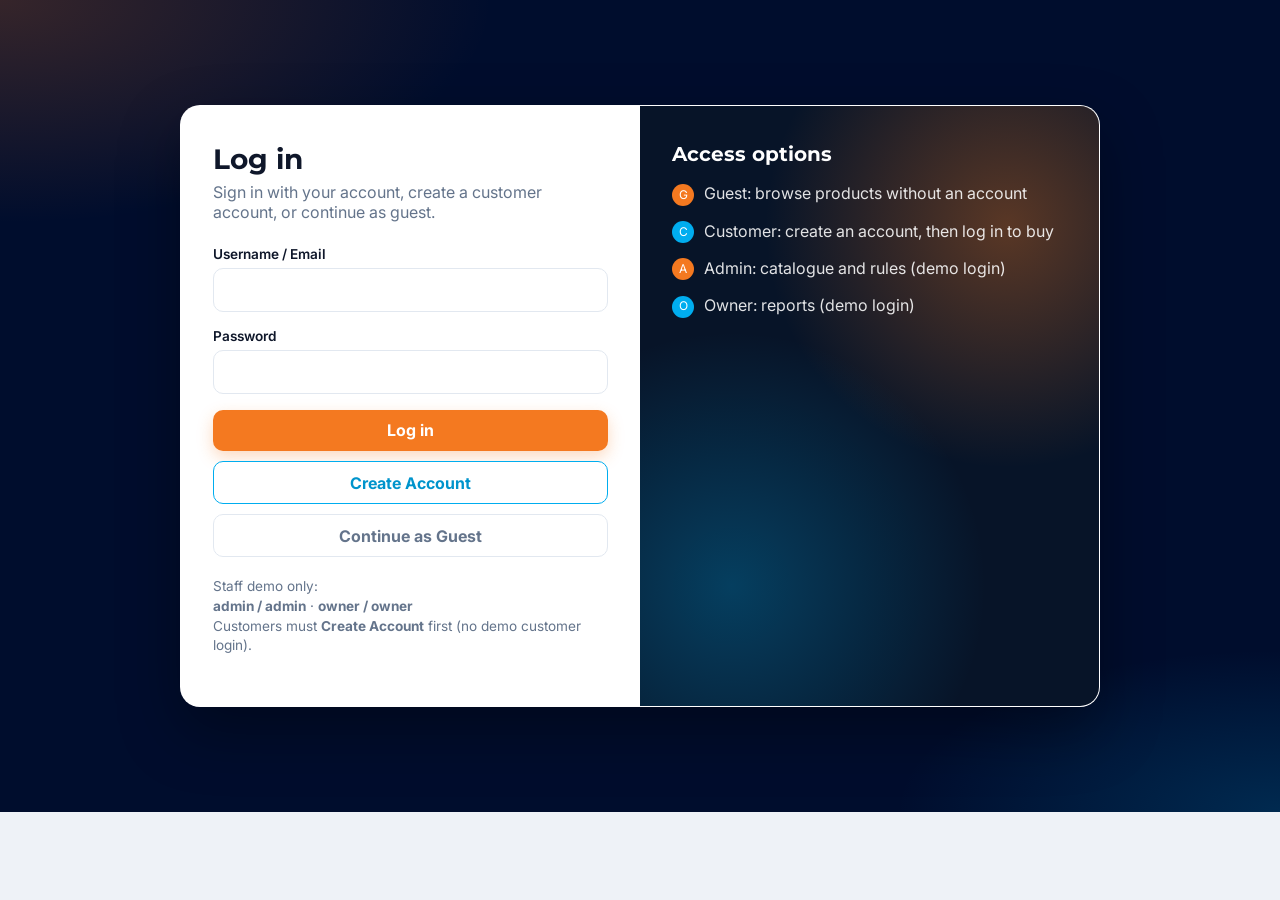
<file: index.html>
<!DOCTYPE html>
<html lang="en">
  <head>
    <meta charset="UTF-8" />
    <meta name="viewport" content="width=device-width, initial-scale=1.0" />
    <title>Log in — Warner's Electronics</title>
    <link rel="stylesheet" href="css/styles.css" />
  </head>
  <body>
    <div class="login-page">
      <div class="login-shell">
        <div class="login-form-pane">
          <div id="login-view">
            <h1>Log in</h1>
            <p class="sub">Sign in with your account, create a customer account, or continue as guest.</p>
            <form id="login-form">
              <div class="field">
                <label for="username">Username / Email</label>
                <input id="username" name="username" autocomplete="username" required />
              </div>
              <div class="field">
                <label for="password">Password</label>
                <input id="password" name="password" type="password" autocomplete="current-password" required />
              </div>
              <div class="login-actions">
                <button class="btn" type="submit">Log in</button>
                <button class="btn btn-outline" type="button" id="show-signup">Create Account</button>
              </div>
              <button class="btn btn-ghost" type="button" id="guest-btn" style="margin-top:0.65rem;width:100%">
                Continue as Guest
              </button>
              <p class="demo-note" id="error" style="color:#dc2626;display:none"></p>
              <p class="demo-note">
                Staff demo only:<br />
                <strong>admin / admin</strong> · <strong>owner / owner</strong><br />
                Customers must <strong>Create Account</strong> first (no demo customer login).
              </p>
            </form>
          </div>

          <div id="signup-view" hidden>
            <h1>Create account</h1>
            <p class="sub">New customer accounts only. Then you can log in and shop.</p>
            <form id="signup-form">
              <div class="field">
                <label for="full-name">Full name</label>
                <input id="full-name" required placeholder="Your name" />
              </div>
              <div class="field">
                <label for="new-username">Username</label>
                <input id="new-username" required autocomplete="username" placeholder="choose a username" />
              </div>
              <div class="field">
                <label for="new-password">Password</label>
                <input id="new-password" type="password" required minlength="4" autocomplete="new-password" />
              </div>
              <div class="field">
                <label for="confirm-password">Confirm password</label>
                <input id="confirm-password" type="password" required minlength="4" autocomplete="new-password" />
              </div>
              <div class="login-actions">
                <button class="btn" type="submit">Create account</button>
                <button class="btn btn-outline" type="button" id="show-login">Back to Log in</button>
              </div>
              <p class="demo-note" id="signup-error" style="color:#dc2626;display:none"></p>
            </form>
          </div>
        </div>
        <aside class="login-aside">
          <h2>Access options</h2>
          <ul>
            <li><span class="dot">G</span> Guest: browse products without an account</li>
            <li><span class="dot">C</span> Customer: create an account, then log in to buy</li>
            <li><span class="dot">A</span> Admin: catalogue and rules (demo login)</li>
            <li><span class="dot">O</span> Owner: reports (demo login)</li>
          </ul>
        </aside>
      </div>
    </div>
    <script src="js/data.js"></script>
    <script src="js/app.js"></script>
    <script>
      const loginView = document.getElementById("login-view");
      const signupView = document.getElementById("signup-view");

      function showSignup() {
        loginView.hidden = true;
        signupView.hidden = false;
      }
      function showLogin() {
        signupView.hidden = true;
        loginView.hidden = false;
      }

      if (new URLSearchParams(location.search).get("signup") === "1") showSignup();

      // Only auto-enter for real accounts — guests must be able to reach login
      if (Warners.hasAccountSession()) {
        location.href = Warners.homeFor(Warners.getRole());
      } else if (Warners.isGuest()) {
        Warners.clearSession();
      }

      document.getElementById("show-signup").onclick = showSignup;
      document.getElementById("show-login").onclick = showLogin;

      document.getElementById("guest-btn").onclick = () => Warners.enterGuest();

      document.getElementById("login-form").addEventListener("submit", (e) => {
        e.preventDefault();
        const user = Warners.login(
          document.getElementById("username").value,
          document.getElementById("password").value
        );
        const err = document.getElementById("error");
        if (!user) {
          err.style.display = "block";
          err.textContent =
            "Login failed. Customers must create an account first. Staff: admin/owner.";
          return;
        }
        location.href = Warners.homeFor(user.role);
      });

      document.getElementById("signup-form").addEventListener("submit", (e) => {
        e.preventDefault();
        const err = document.getElementById("signup-error");
        const password = document.getElementById("new-password").value;
        const confirm = document.getElementById("confirm-password").value;
        if (password !== confirm) {
          err.style.display = "block";
          err.textContent = "Passwords do not match.";
          return;
        }
        const result = Warners.registerCustomer({
          name: document.getElementById("full-name").value,
          username: document.getElementById("new-username").value,
          password,
        });
        if (!result.ok) {
          err.style.display = "block";
          err.textContent = result.error;
          return;
        }
        // Auto log in after creating account
        const user = Warners.login(
          document.getElementById("new-username").value,
          password
        );
        location.href = Warners.homeFor(user.role);
      });
    </script>
  </body>
</html>
</file>
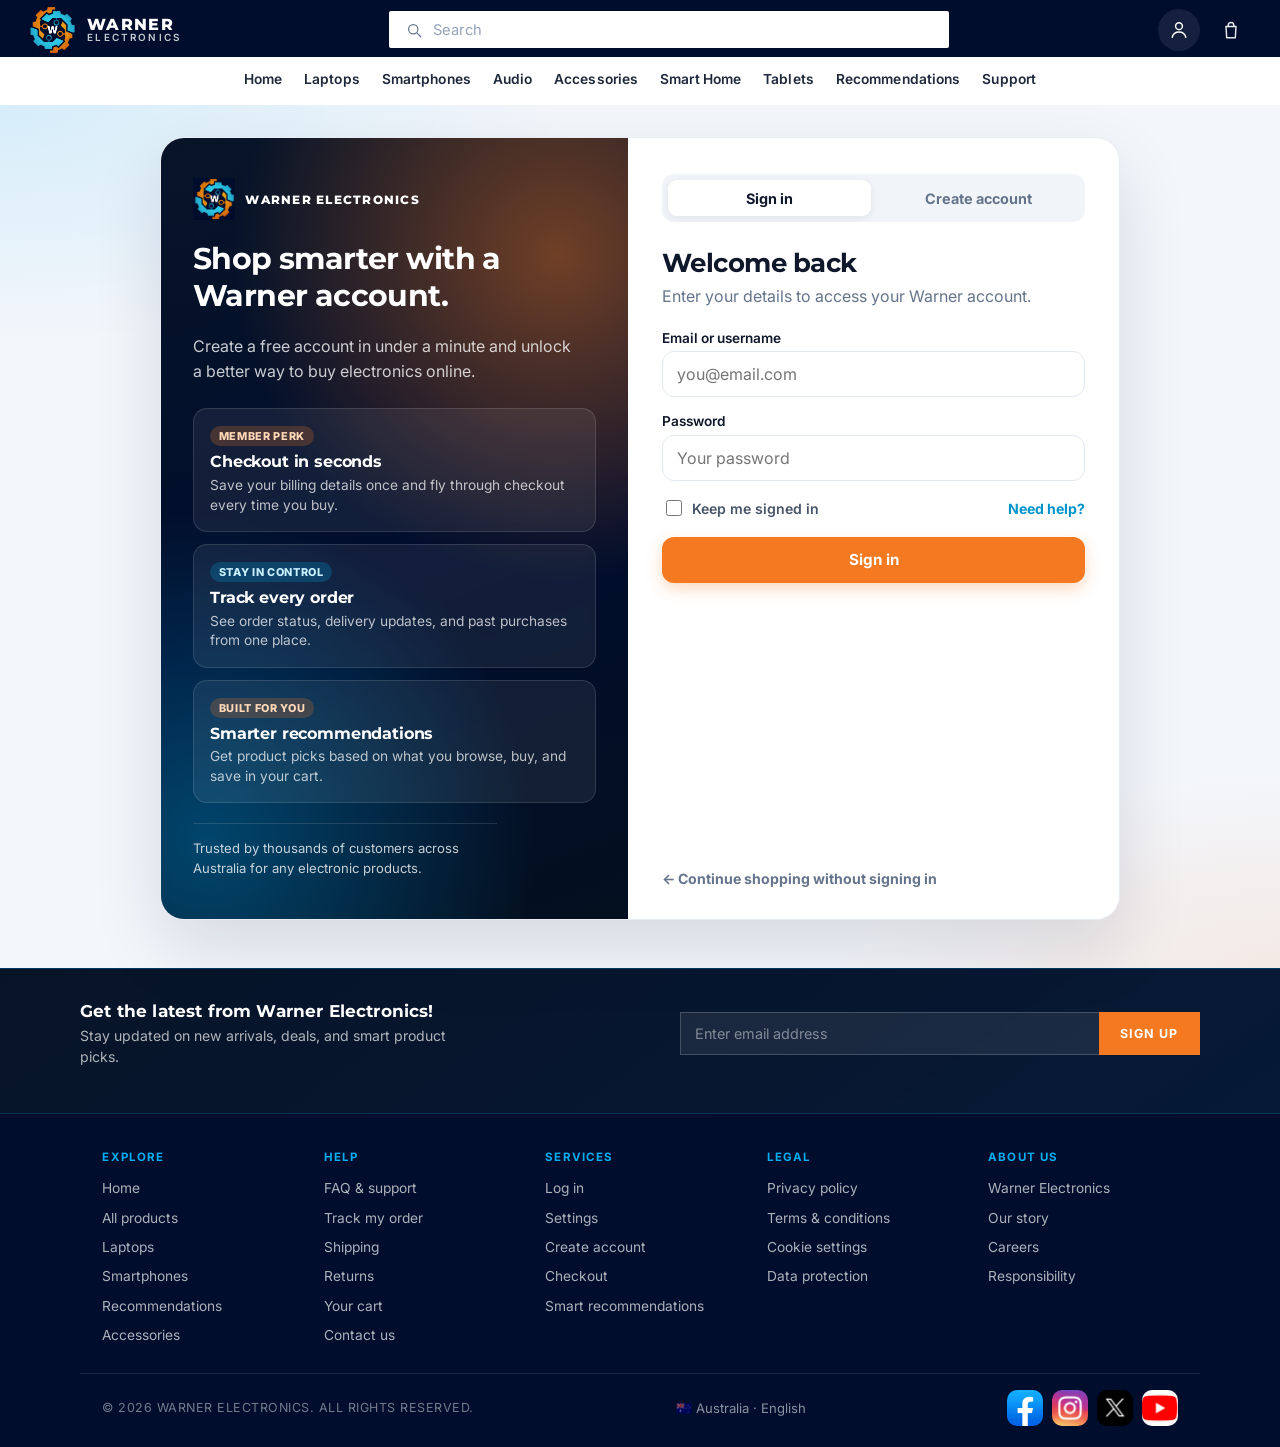
<file: account.html>
<!DOCTYPE html>
<!-- Owner: Sukhman — customer account panel -->
<html lang="en">
  <head>
    <meta charset="UTF-8" />
    <meta name="viewport" content="width=device-width, initial-scale=1.0" />
    <title>My account — Warner Electronics</title>
    <link rel="icon" href="images/warner-logo.png" />
    <link rel="stylesheet" href="css/styles.css" />
    <link rel="stylesheet" href="css/sukhman.css" />
    <link rel="stylesheet" href="css/theme-dark.css" />
  </head>
  <body>
    <header class="site-header" data-header>
      <a class="brand" href="home.html">
        <img class="brand-logo" src="images/warner-mark.png" alt="" />
        <span class="brand-text">
          <span class="brand-name">WARNER</span>
          <span class="brand-sub">ELECTRONICS</span>
        </span>
      </a>
    </header>
    <div class="app-shell">
      <aside class="sidebar customer-sidebar">
        <h2>My account</h2>
        <button class="side-link" type="button" data-tab="profile">My profile</button>
        <button class="side-link active" type="button" data-tab="orders">Past orders</button>
        <button class="side-link" type="button" data-tab="tracking">Package tracking</button>
        <a class="side-link" href="settings.html">Settings</a>
        <a class="side-link" href="home.html">Continue shopping</a>
      </aside>
      <main class="admin-main">
        <section class="panel" id="view-orders">
          <div class="panel-head">
            <div>
              <h2 style="margin:0">Past orders</h2>
              <p class="meta">Every checkout you complete appears here.</p>
            </div>
          </div>
          <div id="orders-list"></div>
        </section>

        <section class="panel" id="view-tracking" hidden>
          <div class="panel-head">
            <div>
              <h2 style="margin:0">Package tracking</h2>
              <p class="meta">Follow delivery progress for your orders.</p>
            </div>
          </div>
          <div id="tracking-list"></div>
        </section>

        <section class="panel" id="view-profile" hidden>
          <div class="panel-head">
            <div>
              <h2 style="margin:0">My profile</h2>
              <p class="meta">Update your contact details for delivery.</p>
            </div>
          </div>
          <form id="profile-form" class="profile-form">
            <div class="form-grid">
              <div class="field">
                <label for="profile-first">First name</label>
                <input id="profile-first" required />
              </div>
              <div class="field">
                <label for="profile-last">Last name</label>
                <input id="profile-last" required />
              </div>
              <div class="field field-span-2">
                <label for="profile-email">Email</label>
                <input id="profile-email" type="email" required />
              </div>
              <div class="field field-span-2">
                <label for="profile-phone">Phone number</label>
                <input id="profile-phone" type="tel" placeholder="e.g. 0412 345 678" />
              </div>
              <div class="field field-span-2">
                <label for="profile-address">Street address</label>
                <input id="profile-address" placeholder="Street and number" />
              </div>
              <div class="field">
                <label for="profile-city">City</label>
                <input id="profile-city" />
              </div>
              <div class="field">
                <label for="profile-zip">Zip / postal code</label>
                <input id="profile-zip" />
              </div>
              <div class="field field-span-2">
                <label for="profile-country">Country</label>
                <input id="profile-country" placeholder="e.g. Australia" />
              </div>
            </div>
            <button class="btn" type="submit">Save profile</button>
            <p class="meta" id="profile-msg" style="margin-top:0.75rem"></p>
          </form>
        </section>
      </main>
    </div>
    <script src="js/data.js"></script>
    <script src="js/app.js"></script>
    <script src="js/sukhman/account.js"></script>
  </body>
</html>
</file>
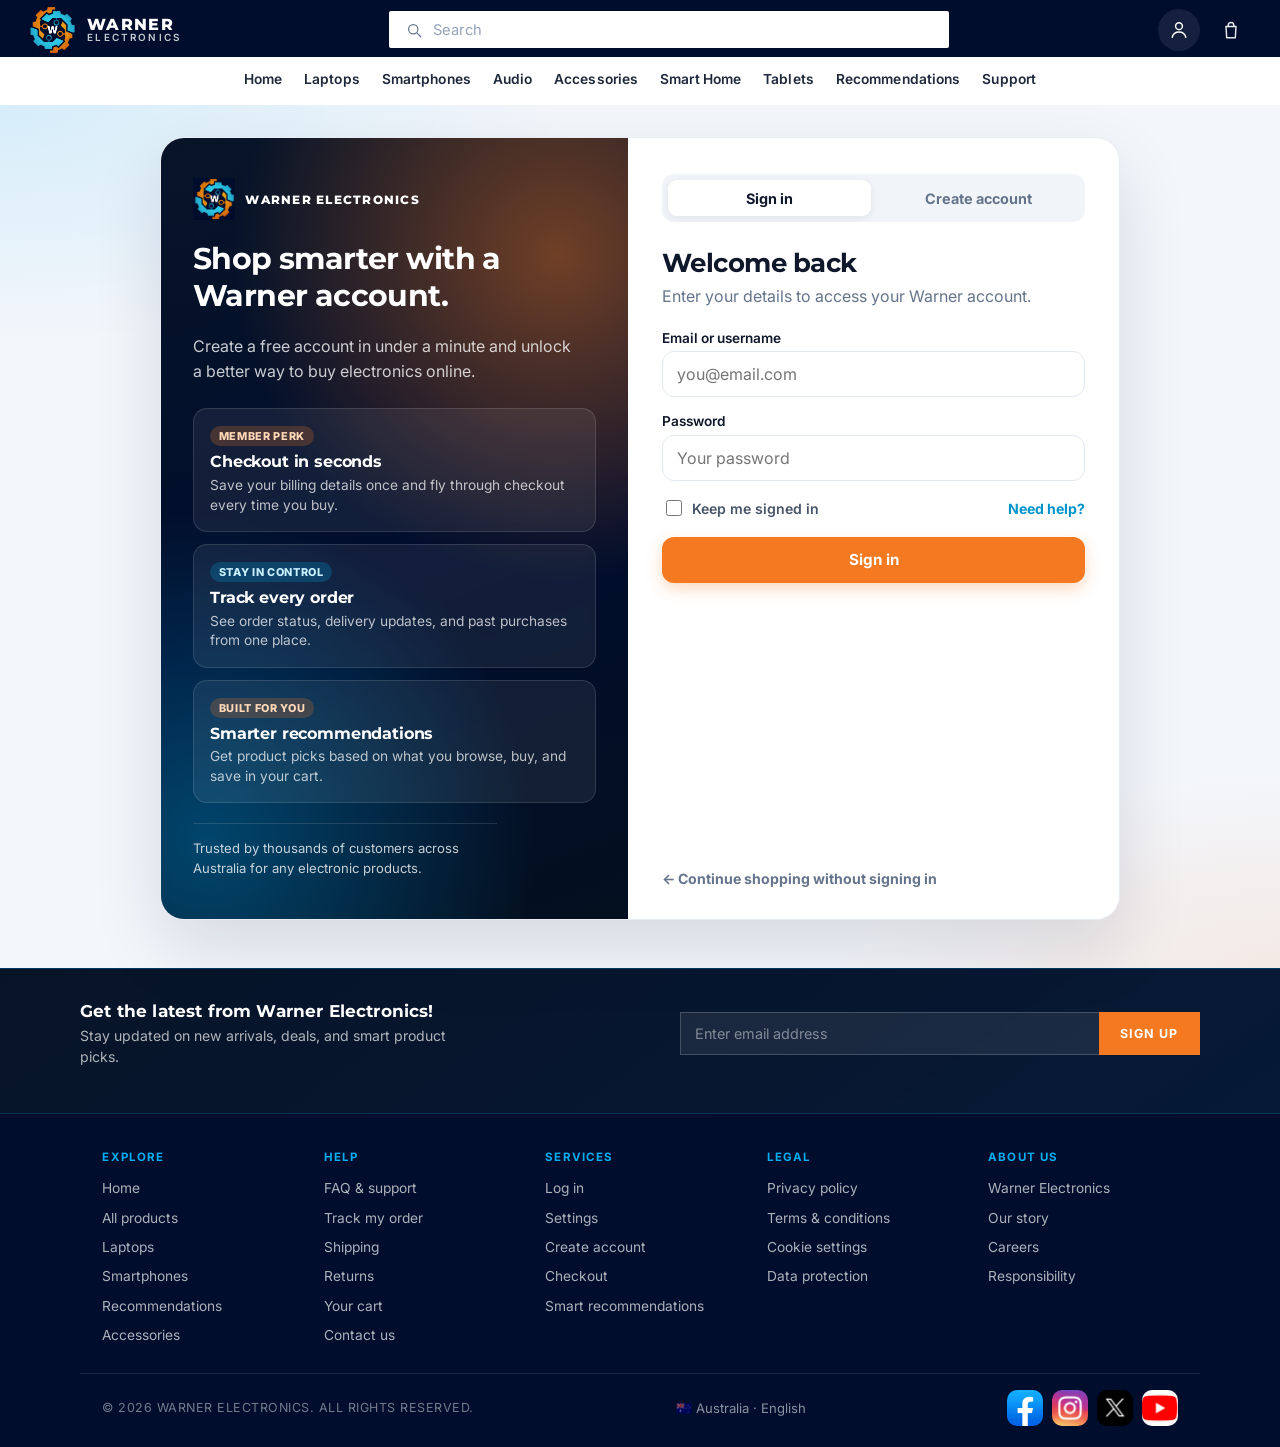
<file: admin.html>
<!DOCTYPE html>
<!-- Owner: Kushal — admin dashboard -->
<html lang="en">
  <head>
    <meta charset="UTF-8" />
    <meta name="viewport" content="width=device-width, initial-scale=1.0" />
    <title>Admin — Warner Electronics</title>
    <link rel="icon" href="images/warner-logo.png" />
    <link rel="stylesheet" href="css/styles.css" />
    <link rel="stylesheet" href="css/kushal.css" />
    <link rel="stylesheet" href="css/theme-dark.css" />
  </head>
  <body class="admin-app">
    <aside class="admin-rail">
      <a class="admin-brand" href="home.html">
        <img src="images/warner-mark.png" alt="" />
        <span>
          <strong>WARNER</strong>
          <em>ELECTRONICS</em>
        </span>
      </a>
      <div class="admin-team">Catalogue workspace</div>
      <nav class="admin-nav" aria-label="Admin">
        <button class="admin-nav-link active" type="button" data-tab="dashboard">
          <svg viewBox="0 0 24 24" aria-hidden="true"><rect x="3" y="3" width="7" height="7" rx="1.5"/><rect x="14" y="3" width="7" height="7" rx="1.5"/><rect x="3" y="14" width="7" height="7" rx="1.5"/><rect x="14" y="14" width="7" height="7" rx="1.5"/></svg>
          Dashboard
        </button>
        <button class="admin-nav-link" type="button" data-tab="products">
          <svg viewBox="0 0 24 24" aria-hidden="true"><path d="M4 7h16v12H4z"/><path d="M8 7V5h8v2"/></svg>
          Products
        </button>
        <button class="admin-nav-link" type="button" data-tab="categories">
          <svg viewBox="0 0 24 24" aria-hidden="true"><path d="M4 6h16M4 12h16M4 18h10"/></svg>
          Categories
        </button>
        <button class="admin-nav-link" type="button" data-tab="reports">
          <svg viewBox="0 0 24 24" aria-hidden="true"><path d="M4 19V5M4 19h16"/><path d="M8 15l3-4 3 2 4-6"/></svg>
          Reports
        </button>
        <button class="admin-nav-link" type="button" data-tab="settings">
          <svg viewBox="0 0 24 24" aria-hidden="true"><circle cx="12" cy="12" r="3"/><path d="M19.4 15a7.7 7.7 0 0 0 .1-6l-2.1-.3-1-1.8 1.2-1.8-2.1-2.1-1.8 1.2-1.8-1-.3-2.1h-2.4l-.3 2.1-1.8 1-1.8-1.2-2.1 2.1 1.2 1.8-1 1.8-2.1.3a7.7 7.7 0 0 0 .1 6l2.1.3 1 1.8-1.2 1.8 2.1 2.1 1.8-1.2 1.8 1 .3 2.1h2.4l.3-2.1 1.8-1 1.8 1.2 2.1-2.1-1.2-1.8 1-1.8z"/></svg>
          Settings
        </button>
      </nav>
      <a class="admin-nav-link admin-nav-store" href="home.html">
        <svg viewBox="0 0 24 24" aria-hidden="true"><path d="M4 10h16l-1 10H5L4 10z"/><path d="M8 10V7a4 4 0 0 1 8 0v3"/></svg>
        Storefront
      </a>
    </aside>

    <div class="admin-workspace">
      <header class="admin-topbar">
        <label class="admin-search">
          <svg viewBox="0 0 24 24" aria-hidden="true"><circle cx="11" cy="11" r="6"/><path d="M16 16l5 5"/></svg>
          <input id="admin-q" type="search" placeholder="Search products, brands, categories" autocomplete="off" />
        </label>
        <div class="admin-top-actions">
          <div class="admin-user">
            <span class="admin-avatar" id="admin-avatar">A</span>
            <span>
              <strong id="admin-user-name">Admin</strong>
              <em>Catalogue manager</em>
            </span>
          </div>
          <button class="admin-logout" type="button" data-logout>Log out</button>
        </div>
      </header>

      <main class="admin-main-pane">
        <section id="view-dashboard">
          <div class="admin-page-head">
            <div>
              <h1>Dashboard</h1>
              <p>Track catalogue health, stock, and live checkout totals.</p>
            </div>
          </div>
          <div class="admin-kpi-row" id="dash-kpis"></div>
          <div class="admin-split">
            <section class="admin-card">
              <div class="admin-card-head">
                <h2>Needs attention</h2>
              </div>
              <div id="dash-alerts"></div>
            </section>
            <section class="admin-card">
              <div class="admin-card-head">
                <h2>Recent orders</h2>
              </div>
              <div id="dash-orders"></div>
            </section>
          </div>
        </section>

        <section id="view-products" hidden>
          <div class="admin-page-head">
            <div>
              <h1>Products</h1>
              <p>Edit the live catalogue. Changes show for customers immediately.</p>
            </div>
            <button class="btn" type="button" id="add-product">+ Product</button>
          </div>
          <div class="admin-tabs" id="product-tabs"></div>
          <div class="admin-filters">
            <select id="admin-cat"><option value="">Category: All</option></select>
          </div>
          <div class="admin-card">
            <div class="admin-card-head">
              <h2>Catalogue</h2>
              <p class="meta" id="product-count"></p>
            </div>
            <div id="catalogue"></div>
          </div>
        </section>

        <section id="view-categories" hidden>
          <div class="admin-page-head">
            <div>
              <h1>Categories</h1>
              <p>Add or remove store categories used across the catalogue.</p>
            </div>
            <button class="btn" type="button" id="add-cat">+ Category</button>
          </div>
          <section class="admin-card">
            <div class="admin-card-head">
              <h2>Active categories</h2>
            </div>
            <div class="admin-inline-add">
              <input id="cat-input" placeholder="e.g. Gaming" />
              <button class="btn" type="button" id="add-cat-inline">Add</button>
            </div>
            <div class="admin-cat-grid" id="cat-list"></div>
          </section>
        </section>

        <section id="view-reports" hidden>
          <div class="admin-page-head">
            <div>
              <h1>Reports</h1>
              <p>Live totals from completed checkouts.</p>
            </div>
          </div>
          <div id="admin-reports"></div>
        </section>

        <section id="view-settings" hidden>
          <div class="admin-page-head">
            <div>
              <h1>Settings</h1>
              <p>Account preferences for this admin login, plus demo data tools.</p>
            </div>
          </div>
          <section class="admin-card">
            <div class="admin-setting-row admin-setting-row--stack">
              <div>
                <h2>Appearance</h2>
                <p class="meta">Choose Light, Dark, or System. This follows your admin account on this browser.</p>
              </div>
              <div class="appearance-picker" id="admin-appearance"></div>
            </div>
          </section>
          <section class="admin-card" style="margin-top:1rem">
            <div class="admin-setting-row">
              <div>
                <h2>Demo catalogue</h2>
                <p class="meta">Restore the original product list and categories.</p>
              </div>
              <button class="btn btn-outline" type="button" id="reset-data">Reset catalogue</button>
            </div>
            <div class="admin-setting-row">
              <div>
                <h2>Sales history</h2>
                <p class="meta">Remove recorded orders and revenue charts.</p>
              </div>
              <button class="btn btn-danger" type="button" id="clear-orders">Clear sales history</button>
            </div>
          </section>
        </section>
      </main>
    </div>

    <div class="modal-backdrop" id="product-modal" role="dialog" aria-modal="true">
      <div class="modal modal-product">
        <div class="modal-head">
          <h3 id="modal-title">Edit product</h3>
        </div>
        <div class="modal-body">
          <input type="hidden" id="edit-id" />
          <div class="field"><label>Name</label><input id="edit-name" /></div>
          <div class="field"><label>Category</label><select id="edit-category"></select></div>
          <div class="field"><label>Brand</label><input id="edit-brand" placeholder="e.g. Acer" /></div>
          <div class="field">
            <label>Cover photo</label>
            <p class="field-hint">Shown on product cards in the store.</p>
            <input id="edit-image-file" type="file" accept="image/*" />
            <input type="hidden" id="edit-image" />
            <div class="photo-preview" id="photo-preview">No cover photo</div>
            <button class="btn btn-outline btn-sm photo-remove" type="button" id="remove-cover" hidden>
              Remove cover photo
            </button>
          </div>
          <div class="field">
            <label>Detail gallery</label>
            <p class="field-hint">Extra photos customers see on the product page (up to 12).</p>
            <input id="edit-gallery-files" type="file" accept="image/*" multiple />
            <div class="gallery-preview" id="gallery-preview">No gallery photos yet</div>
          </div>
          <div class="modal-row">
            <div class="field"><label>Price</label><input id="edit-price" type="number" min="0" step="1" /></div>
            <div class="field"><label>Stock</label><input id="edit-stock" type="number" min="0" step="1" /></div>
          </div>
          <div class="field"><label>Recommendation weight</label><input id="edit-weight" type="number" min="0" max="1" step="0.01" /></div>
          <div class="field"><label>Subtitle</label><input id="edit-subtitle" /></div>
          <div class="field"><label>Description</label><textarea id="edit-description" rows="2"></textarea></div>
          <div class="field">
            <label>Key specifications</label>
            <p class="field-hint">Each bullet appears on the product detail page.</p>
            <div id="specs-list" class="specs-editor"></div>
            <button class="btn btn-outline btn-sm" type="button" id="add-spec">+ Add bullet</button>
          </div>
        </div>
        <div class="modal-foot actions">
          <button class="btn btn-ghost" type="button" id="modal-cancel">Cancel</button>
          <button class="btn" type="button" id="modal-save">Save changes</button>
        </div>
      </div>
    </div>

    <script src="js/data.js"></script>
    <script src="js/app.js"></script>
    <script src="js/kushal/reports.js"></script>
    <script src="js/kushal/admin.js"></script>
  </body>
</html>
</file>
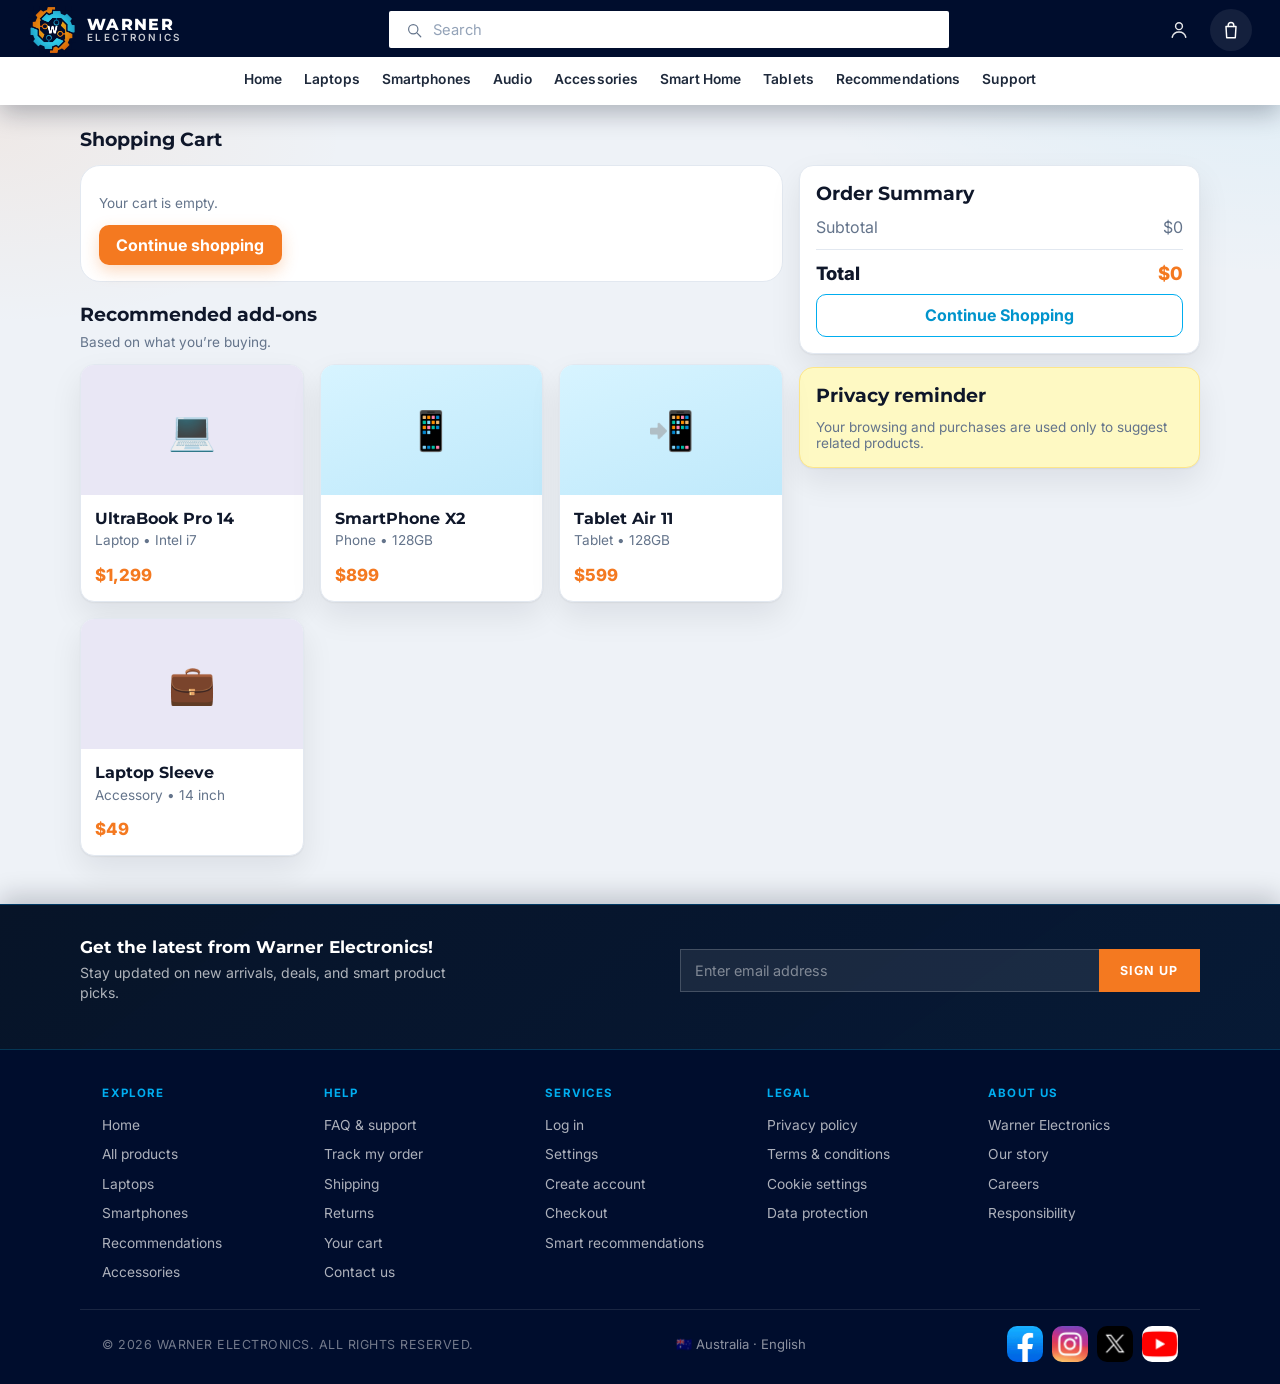
<file: cart.html>
<!DOCTYPE html>
<!-- Owner: Sukhman — shopping cart -->
<html lang="en">
  <head>
    <meta charset="UTF-8" />
    <meta name="viewport" content="width=device-width, initial-scale=1.0" />
    <title>Cart — Warner Electronics</title>
    <link rel="icon" href="images/warner-logo.png" />
    <link rel="stylesheet" href="css/styles.css" />
    <link rel="stylesheet" href="css/sukhman.css" />
    <link rel="stylesheet" href="css/theme-dark.css" />
  </head>
  <body>
    <header class="site-header" data-header>
      <a class="brand" href="home.html">
        <img class="brand-logo" src="images/warner-mark.png" alt="" />
        <span class="brand-text">
          <span class="brand-name">WARNER</span>
          <span class="brand-sub">ELECTRONICS</span>
        </span>
      </a>
    </header>
    <main class="page">
      <h2 class="section-title">Shopping Cart</h2>
      <div class="cart-layout">
        <div>
          <div class="cart-box" id="cart-box"></div>
          <h2 class="section-title" style="margin-top:1.25rem">Recommended add-ons</h2>
          <p class="meta" style="margin-top:-0.35rem;margin-bottom:0.85rem">
            Based on what you’re buying.
          </p>
          <div class="grid" id="cart-recs"></div>
        </div>
        <aside>
          <div class="summary" id="summary"></div>
          <div class="privacy">
            <h3>Privacy reminder</h3>
            <p class="meta" style="margin:0">
              Your browsing and purchases are used only to suggest related products.
            </p>
          </div>
        </aside>
      </div>
    </main>
    <script src="js/data.js"></script>
    <script src="js/app.js"></script>
    <script src="js/sukhman/cart.js"></script>
  </body>
</html>
</file>
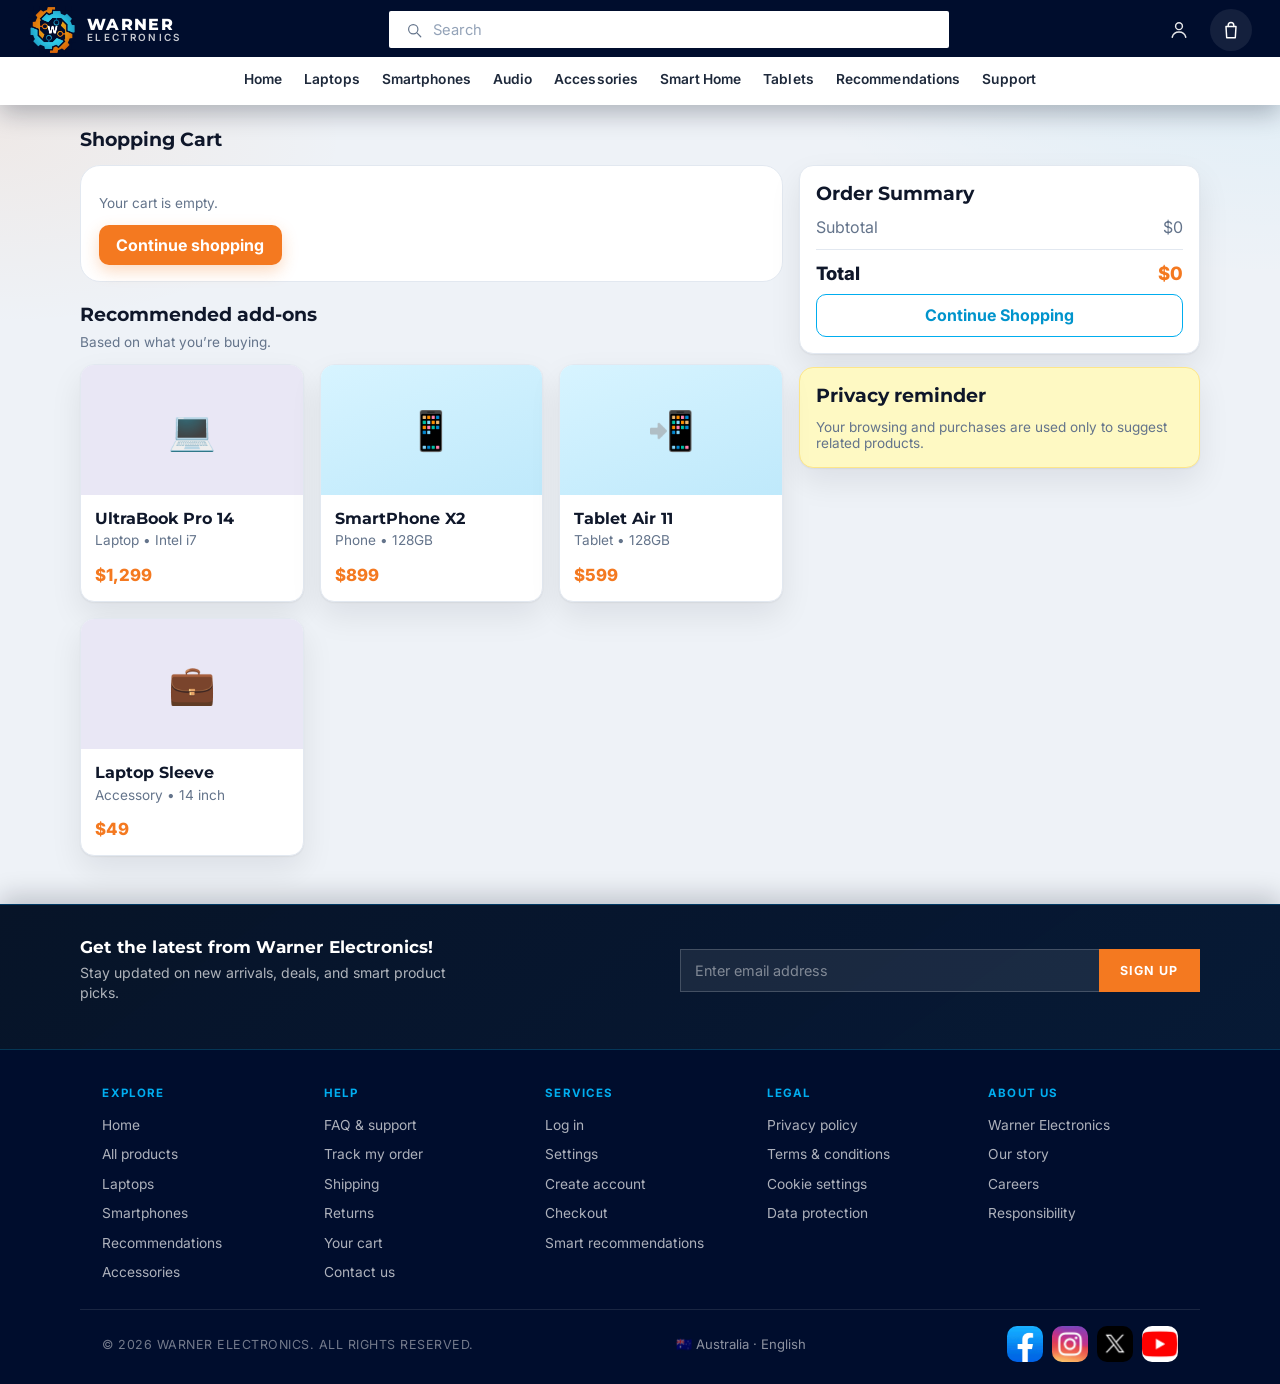
<file: checkout.html>
<!DOCTYPE html>
<!-- Owner: Sukhman — checkout -->
<html lang="en">
  <head>
    <meta charset="UTF-8" />
    <meta name="viewport" content="width=device-width, initial-scale=1.0" />
    <title>Checkout — Warner Electronics</title>
    <link rel="icon" href="images/warner-logo.png" />
    <link rel="stylesheet" href="css/styles.css" />
    <link rel="stylesheet" href="css/sukhman.css" />
    <link rel="stylesheet" href="css/theme-dark.css" />
  </head>
  <body>
    <header class="site-header" data-header>
      <a class="brand" href="home.html">
        <img class="brand-logo" src="images/warner-mark.png" alt="" />
        <span class="brand-text">
          <span class="brand-name">WARNER</span>
          <span class="brand-sub">ELECTRONICS</span>
        </span>
      </a>
    </header>
    <main class="page checkout-page">
      <nav class="checkout-crumb" aria-label="Breadcrumb">
        <a href="home.html">Home</a>
        <span aria-hidden="true">&gt;</span>
        <a href="cart.html">Cart</a>
        <span aria-hidden="true">&gt;</span>
        <span aria-current="page">Checkout</span>
      </nav>
      <h1 class="checkout-title">Checkout</h1>
      <div class="checkout-layout">
        <div class="checkout-main" id="checkout-main"></div>
        <aside class="checkout-summary" id="checkout-summary"></aside>
      </div>
    </main>
    <script src="js/data.js"></script>
    <script src="js/app.js"></script>
    <script src="js/sukhman/checkout.js"></script>
  </body>
</html>
</file>
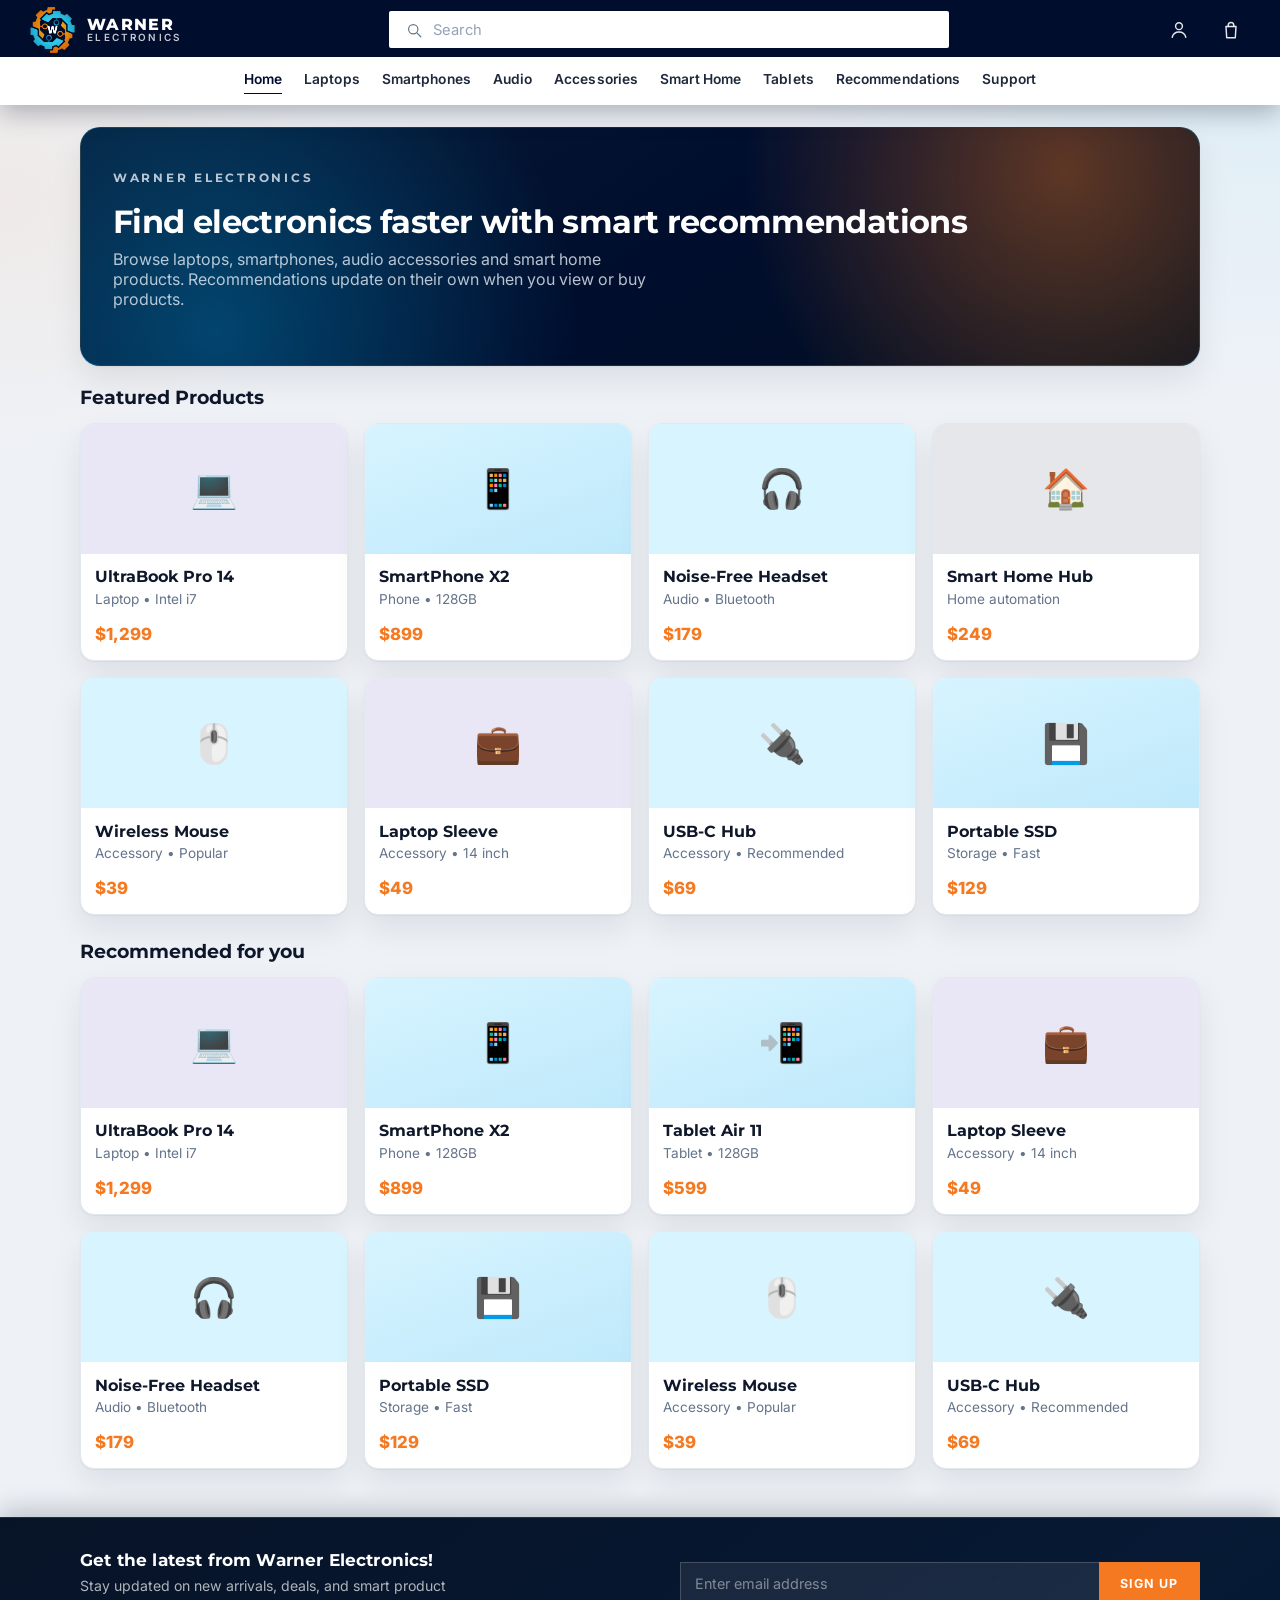
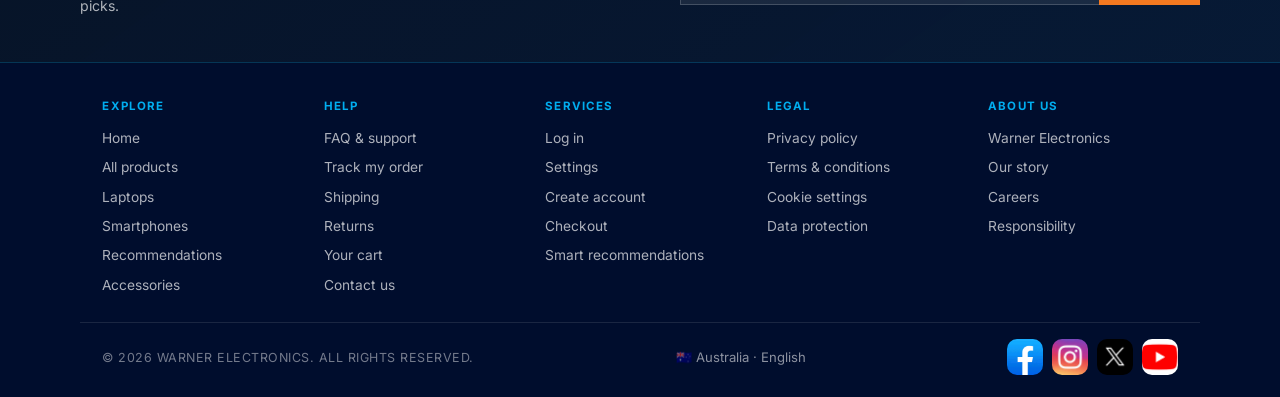
<file: home.html>
<!DOCTYPE html>
<!-- Owner: Abik — customer home -->
<html lang="en">
  <head>
    <meta charset="UTF-8" />
    <meta name="viewport" content="width=device-width, initial-scale=1.0" />
    <title>Home — Warner Electronics</title>
    <link rel="icon" href="images/warner-logo.png" />
    <link rel="stylesheet" href="css/styles.css" />
    <link rel="stylesheet" href="css/abik.css" />
    <link rel="stylesheet" href="css/theme-dark.css" />
  </head>
  <body>
    <header class="site-header" data-header>
      <a class="brand" href="home.html">
        <img class="brand-logo" src="images/warner-mark.png" alt="" />
        <span class="brand-text">
          <span class="brand-name">WARNER</span>
          <span class="brand-sub">ELECTRONICS</span>
        </span>
      </a>
    </header>
    <main class="page">
      <section class="hero">
        <p class="hero-kicker">Warner Electronics</p>
        <h1>Find electronics faster with smart recommendations</h1>
        <p>
          Browse laptops, smartphones, audio accessories and smart home products.
          Recommendations update on their own when you view or buy products.
        </p>
      </section>

      <div id="home-browse">
        <h2 class="section-title" id="recommended">Featured Products</h2>
        <div class="grid" id="featured"></div>
        <h2 class="section-title" style="margin-top:1.5rem">Recommended for you</h2>
        <div class="grid" id="home-recs"></div>
      </div>
    </main>
    <script src="js/data.js"></script>
    <script src="js/app.js"></script>
    <script src="js/abik/home.js"></script>
  </body>
</html>
</file>
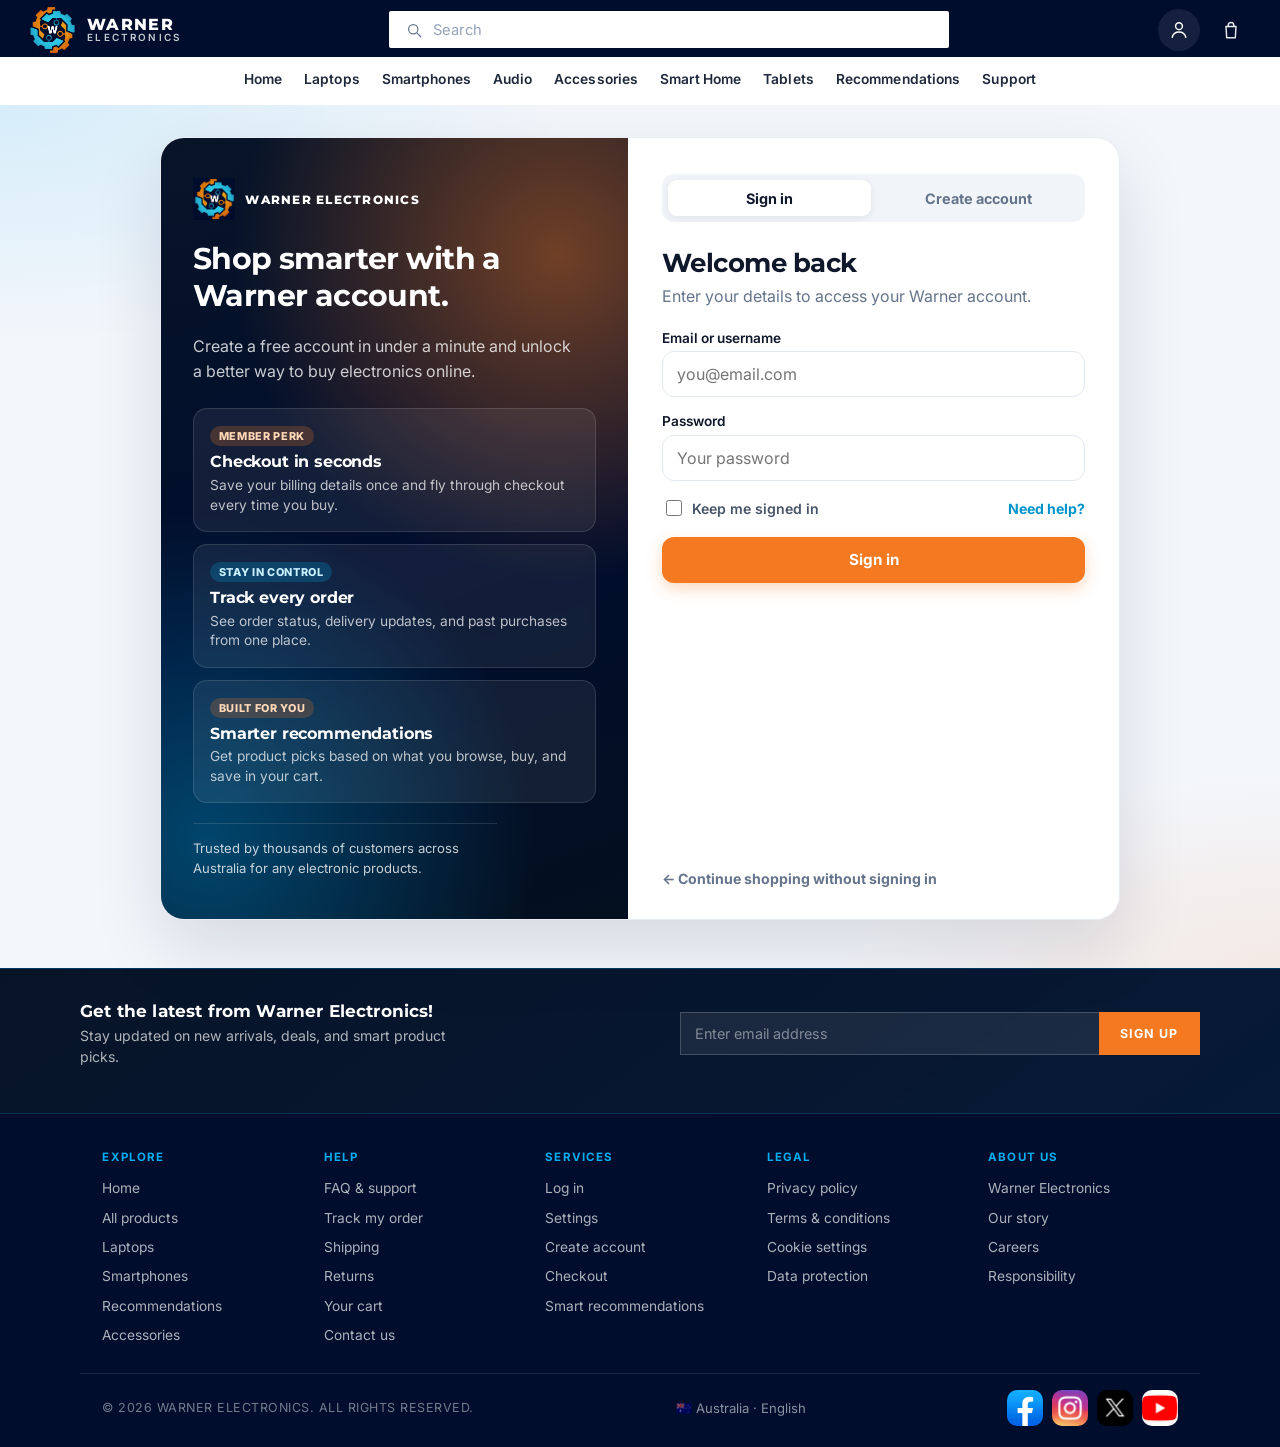
<file: login.html>
<!DOCTYPE html>
<!-- Owner: Kushal — login + create account -->
<html lang="en">
  <head>
    <meta charset="UTF-8" />
    <meta name="viewport" content="width=device-width, initial-scale=1.0" />
    <title>Sign in — Warner Electronics</title>
    <link rel="icon" href="images/warner-logo.png" />
    <link rel="stylesheet" href="css/styles.css" />
    <link rel="stylesheet" href="css/kushal.css" />
    <link rel="stylesheet" href="css/theme-dark.css" />
  </head>
  <body class="login-body">
    <header class="site-header" data-header></header>

    <main class="login-page">
      <div class="login-card">
        <aside class="login-hero">
          <a class="login-hero-brand" href="home.html">
            <img src="images/warner-mark.png" alt="" />
            <span>WARNER ELECTRONICS</span>
          </a>
          <h2>Shop smarter with a Warner account.</h2>
          <p>Create a free account in under a minute and unlock a better way to buy electronics online.</p>
          <div class="login-highlights">
            <article class="login-highlight">
              <span class="login-highlight-tag">Member perk</span>
              <h3>Checkout in seconds</h3>
              <p>Save your billing details once and fly through checkout every time you buy.</p>
            </article>
            <article class="login-highlight">
              <span class="login-highlight-tag">Stay in control</span>
              <h3>Track every order</h3>
              <p>See order status, delivery updates, and past purchases from one place.</p>
            </article>
            <article class="login-highlight">
              <span class="login-highlight-tag">Built for you</span>
              <h3>Smarter recommendations</h3>
              <p>Get product picks based on what you browse, buy, and save in your cart.</p>
            </article>
          </div>
          <p class="login-trust">Trusted by thousands of customers across Australia for any electronic products.</p>
        </aside>

        <div class="login-panel">
          <div class="login-tabs" role="tablist" aria-label="Account">
            <button class="login-tab active" type="button" id="show-login" role="tab" aria-selected="true">
              Sign in
            </button>
            <button class="login-tab" type="button" id="show-signup" role="tab" aria-selected="false">
              Create account
            </button>
          </div>

          <div id="login-view" role="tabpanel">
            <h1>Welcome back</h1>
            <p class="login-lead">Enter your details to access your Warner account.</p>
            <form id="login-form">
              <div class="field">
                <label for="username">Email or username</label>
                <input
                  id="username"
                  name="username"
                  autocomplete="username"
                  placeholder="you@email.com"
                  required
                />
              </div>
              <div class="field">
                <label for="password">Password</label>
                <input
                  id="password"
                  name="password"
                  type="password"
                  autocomplete="current-password"
                  placeholder="Your password"
                  required
                />
              </div>
              <div class="login-row">
                <label class="login-check">
                  <input type="checkbox" name="remember" />
                  <span>Keep me signed in</span>
                </label>
                <a class="login-link" href="support.html">Need help?</a>
              </div>
              <button class="btn login-submit" type="submit">Sign in</button>
              <p class="login-alert" id="error" hidden role="alert"></p>
            </form>
          </div>

          <div id="signup-view" hidden role="tabpanel">
            <h1>Create your account</h1>
            <p class="login-lead">Join Warner Electronics to checkout and manage your orders.</p>
            <form id="signup-form">
              <div class="field">
                <label for="full-name">Full name</label>
                <input id="full-name" required placeholder="Alex Morgan" autocomplete="name" />
              </div>
              <div class="field">
                <label for="new-username">Username</label>
                <input
                  id="new-username"
                  required
                  autocomplete="username"
                  placeholder="Choose a username"
                />
              </div>
              <div class="field">
                <label for="new-password">Password</label>
                <input
                  id="new-password"
                  type="password"
                  required
                  minlength="4"
                  autocomplete="new-password"
                  placeholder="At least 4 characters"
                />
              </div>
              <div class="field">
                <label for="confirm-password">Confirm password</label>
                <input
                  id="confirm-password"
                  type="password"
                  required
                  minlength="4"
                  autocomplete="new-password"
                  placeholder="Repeat your password"
                />
              </div>
              <button class="btn login-submit" type="submit">Create account</button>
              <p class="login-fineprint">
                By creating an account you agree to our
                <a href="support.html">Terms</a> and <a href="support.html">Privacy Policy</a>.
              </p>
              <p class="login-alert" id="signup-error" hidden role="alert"></p>
            </form>
          </div>

          <a class="login-back" href="home.html">← Continue shopping without signing in</a>
        </div>
      </div>
    </main>

    <script src="js/data.js"></script>
    <script src="js/app.js"></script>
    <script src="js/kushal/login.js"></script>
  </body>
</html>
</file>
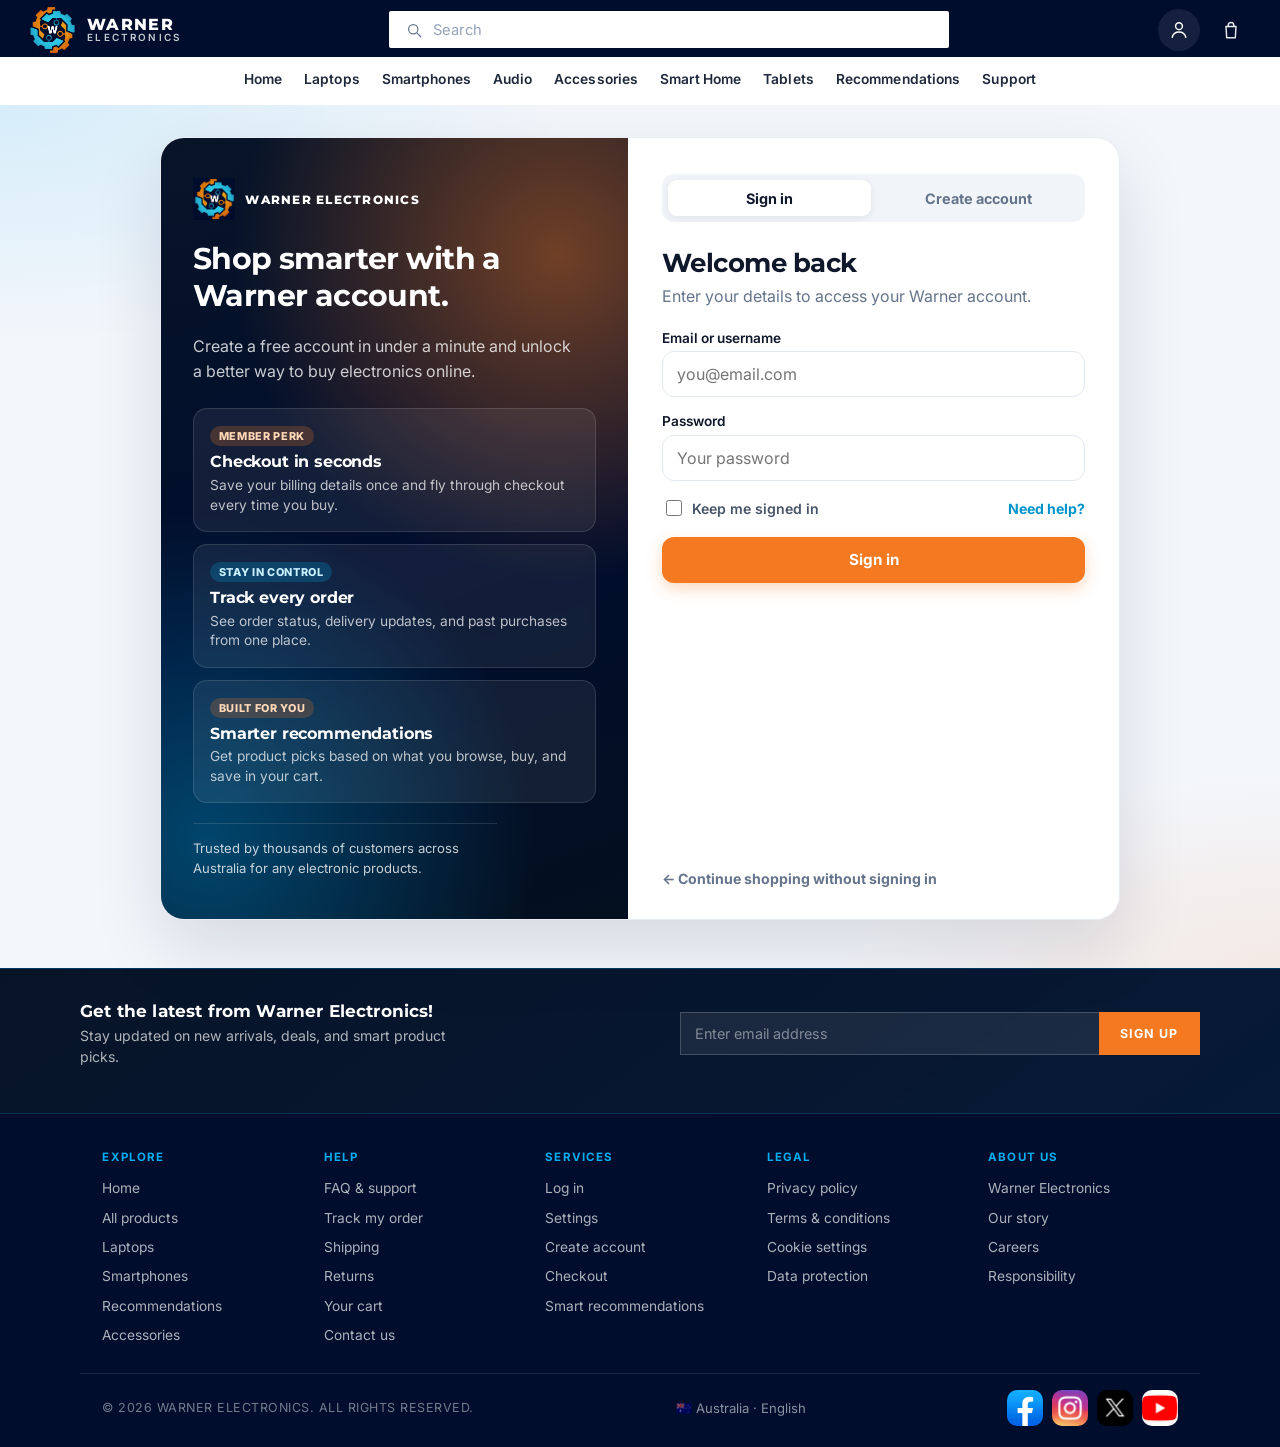
<file: owner.html>
<!DOCTYPE html>
<!-- Owner: Kushal — owner dashboard -->
<html lang="en">
  <head>
    <meta charset="UTF-8" />
    <meta name="viewport" content="width=device-width, initial-scale=1.0" />
    <title>Owner — Warner Electronics</title>
    <link rel="icon" href="images/warner-logo.png" />
    <link rel="stylesheet" href="css/styles.css" />
    <link rel="stylesheet" href="css/kushal.css" />
    <link rel="stylesheet" href="css/sukhman.css" />
    <link rel="stylesheet" href="css/theme-dark.css" />
  </head>
  <body class="admin-app">
    <aside class="admin-rail">
      <a class="admin-brand" href="home.html">
        <img src="images/warner-mark.png" alt="" />
        <span>
          <strong>WARNER</strong>
          <em>ELECTRONICS</em>
        </span>
      </a>
      <div class="admin-team">Owner workspace</div>
      <nav class="admin-nav" aria-label="Owner">
        <button class="admin-nav-link active" type="button" data-tab="overview">
          <svg viewBox="0 0 24 24" aria-hidden="true"><rect x="3" y="3" width="7" height="7" rx="1.5"/><rect x="14" y="3" width="7" height="7" rx="1.5"/><rect x="3" y="14" width="7" height="7" rx="1.5"/><rect x="14" y="14" width="7" height="7" rx="1.5"/></svg>
          Overview
        </button>
        <button class="admin-nav-link" type="button" data-tab="people">
          <svg viewBox="0 0 24 24" aria-hidden="true"><circle cx="9" cy="8" r="3"/><path d="M4 19c.8-3 2.8-5 5-5s4.2 2 5 5"/><circle cx="17" cy="9" r="2.2"/><path d="M20.5 19c-.5-2.2-1.8-3.6-3.5-3.6"/></svg>
          People
        </button>
        <button class="admin-nav-link" type="button" data-tab="reports">
          <svg viewBox="0 0 24 24" aria-hidden="true"><path d="M4 19V5M4 19h16"/><path d="M8 15l3-4 3 2 4-6"/></svg>
          Analytics
        </button>
        <button class="admin-nav-link" type="button" data-tab="performance">
          <svg viewBox="0 0 24 24" aria-hidden="true"><path d="M5 19V9h4v10zM10 19V5h4v14zM15 19v-7h4v7z"/></svg>
          Performance
        </button>
        <button class="admin-nav-link" type="button" data-tab="store">
          <svg viewBox="0 0 24 24" aria-hidden="true"><path d="M4 10h16l-1 10H5L4 10z"/><path d="M8 10V7a4 4 0 0 1 8 0v3"/></svg>
          Store
        </button>
        <button class="admin-nav-link" type="button" data-tab="settings">
          <svg viewBox="0 0 24 24" aria-hidden="true"><circle cx="12" cy="12" r="3"/><path d="M19.4 15a7.7 7.7 0 0 0 .1-6l-2.1-.3-1-1.8 1.2-1.8-2.1-2.1-1.8 1.2-1.8-1-.3-2.1h-2.4l-.3 2.1-1.8 1-1.8-1.2-2.1 2.1 1.2 1.8-1 1.8-2.1.3a7.7 7.7 0 0 0 .1 6l2.1.3 1 1.8-1.2 1.8 2.1 2.1 1.8-1.2 1.8 1 .3 2.1h2.4l.3-2.1 1.8-1 1.8 1.2 2.1-2.1-1.2-1.8 1-1.8z"/></svg>
          Settings
        </button>
      </nav>
      <a class="admin-nav-link admin-nav-store" href="home.html">
        <svg viewBox="0 0 24 24" aria-hidden="true"><path d="M4 10h16l-1 10H5L4 10z"/><path d="M8 10V7a4 4 0 0 1 8 0v3"/></svg>
        Storefront
      </a>
    </aside>

    <div class="admin-workspace">
      <header class="admin-topbar">
        <label class="admin-search">
          <svg viewBox="0 0 24 24" aria-hidden="true"><circle cx="11" cy="11" r="6"/><path d="M16 16l5 5"/></svg>
          <input id="owner-q" type="search" placeholder="Search customers or orders" autocomplete="off" />
        </label>
        <div class="admin-top-actions">
          <div class="admin-user">
            <span class="admin-avatar" id="owner-avatar">O</span>
            <span>
              <strong id="owner-user-name">Owner</strong>
              <em>Store owner</em>
            </span>
          </div>
          <button class="admin-logout" type="button" data-logout>Log out</button>
        </div>
      </header>

      <main class="admin-main-pane">
        <section id="view-overview">
          <div class="admin-page-head">
            <div>
              <h1>Overview</h1>
              <p>Revenue, orders, and customer activity from live checkouts.</p>
            </div>
          </div>
          <div class="admin-kpi-row" id="owner-kpis"></div>
          <div class="admin-split">
            <section class="admin-card">
              <div class="admin-card-head"><h2>Recent orders</h2></div>
              <div id="owner-recent"></div>
            </section>
            <section class="admin-card">
              <div class="admin-card-head"><h2>Stock watch</h2></div>
              <div id="owner-stock"></div>
            </section>
          </div>
        </section>

        <section id="view-people" hidden>
          <div class="admin-page-head">
            <div>
              <h1>People</h1>
              <p>Staff stay fixed. Customer accounts can be paused or restored.</p>
            </div>
          </div>
          <section class="admin-card">
            <div class="admin-card-head"><h2>Staff</h2></div>
            <div id="owner-staff"></div>
          </section>
          <section class="admin-card" style="margin-top:1rem">
            <div class="admin-card-head">
              <h2>Customers</h2>
              <p class="meta" id="owner-people-count"></p>
            </div>
            <div id="owner-people"></div>
          </section>
        </section>

        <section id="view-reports" hidden>
          <div class="admin-page-head">
            <div>
              <h1>Analytics</h1>
              <p>Track orders, revenue, and checkout volume over time.</p>
            </div>
          </div>
          <div id="owner-reports"></div>
        </section>

        <section id="view-performance" hidden>
          <div class="admin-page-head">
            <div>
              <h1>Performance</h1>
              <p>Where revenue is coming from across categories and products.</p>
            </div>
          </div>
          <div id="owner-performance"></div>
        </section>

        <section id="view-store" hidden>
          <div class="admin-page-head">
            <div>
              <h1>Store</h1>
              <p>Organisation controls for the live shop. Catalogue edits stay with admin.</p>
            </div>
          </div>
          <section class="admin-card">
            <div class="admin-setting-row">
              <div>
                <h2>Storefront</h2>
                <p class="meta">Open the public shop as customers see it.</p>
              </div>
              <a class="btn" href="home.html">View storefront</a>
            </div>
            <div class="admin-setting-row">
              <div>
                <h2>Catalogue team</h2>
                <p class="meta">Product photos, stock, and categories are managed by admin.</p>
              </div>
              <a class="btn btn-outline" href="home.html">Browse as owner</a>
            </div>
            <div class="admin-setting-row">
              <div>
                <h2>Sales history</h2>
                <p class="meta">Clear recorded orders and revenue charts for this browser.</p>
              </div>
              <button class="btn btn-danger" type="button" id="owner-clear-orders">Clear sales history</button>
            </div>
          </section>
        </section>

        <section id="view-settings" hidden>
          <div class="staff-settings">
            <div id="owner-settings-hub">
              <header class="settings-page-head">
                <h1>Settings</h1>
              </header>

              <button type="button" class="settings-profile-card" data-screen="personal">
                <span class="settings-avatar" id="owner-set-avatar">O</span>
                <span class="settings-profile-copy">
                  <strong id="owner-set-name">Owner</strong>
                  <span id="owner-set-meta">Store owner</span>
                </span>
                <span class="settings-chevron" aria-hidden="true">›</span>
              </button>

              <section class="settings-group">
                <h2 class="settings-group-title">Account</h2>
                <div class="settings-list">
                  <button type="button" class="settings-row" data-screen="personal">
                    <span class="settings-row-label">Personal info</span>
                    <span class="settings-row-value" id="owner-hub-personal">Update details</span>
                    <span class="settings-chevron" aria-hidden="true">›</span>
                  </button>
                  <button type="button" class="settings-row" data-screen="security">
                    <span class="settings-row-label">Security</span>
                    <span class="settings-row-value">Password</span>
                    <span class="settings-chevron" aria-hidden="true">›</span>
                  </button>
                </div>
              </section>

              <section class="settings-group">
                <h2 class="settings-group-title">Workspace</h2>
                <div class="settings-list">
                  <button type="button" class="settings-row" data-jump="people">
                    <span class="settings-row-label">People</span>
                    <span class="settings-row-value">Staff and customers</span>
                    <span class="settings-chevron" aria-hidden="true">›</span>
                  </button>
                  <button type="button" class="settings-row" data-jump="reports">
                    <span class="settings-row-label">Analytics</span>
                    <span class="settings-chevron" aria-hidden="true">›</span>
                  </button>
                  <button type="button" class="settings-row" data-jump="store">
                    <span class="settings-row-label">Store</span>
                    <span class="settings-chevron" aria-hidden="true">›</span>
                  </button>
                  <a class="settings-row" href="home.html">
                    <span class="settings-row-label">View storefront</span>
                    <span class="settings-chevron" aria-hidden="true">›</span>
                  </a>
                </div>
              </section>

              <section class="settings-group">
                <h2 class="settings-group-title">Preferences</h2>
                <div class="settings-list">
                  <button type="button" class="settings-row" data-screen="notifications">
                    <span class="settings-row-label">Notifications</span>
                    <span class="settings-chevron" aria-hidden="true">›</span>
                  </button>
                  <button type="button" class="settings-row" data-screen="appearance">
                    <span class="settings-row-label">Appearance</span>
                    <span class="settings-row-value" id="owner-hub-appearance">System</span>
                    <span class="settings-chevron" aria-hidden="true">›</span>
                  </button>
                </div>
              </section>

              <section class="settings-group">
                <h2 class="settings-group-title">Support</h2>
                <div class="settings-list">
                  <a class="settings-row" href="support.html">
                    <span class="settings-row-label">Help centre</span>
                    <span class="settings-chevron" aria-hidden="true">›</span>
                  </a>
                </div>
              </section>

              <button type="button" class="settings-signout btn btn-outline" data-logout>Sign out</button>
            </div>

            <div id="owner-settings-detail" hidden>
              <header class="settings-detail-head">
                <button type="button" class="settings-back" id="owner-settings-back">← Settings</button>
                <h1 id="owner-settings-title">Detail</h1>
              </header>
              <div class="settings-detail-body" id="owner-settings-body"></div>
            </div>
          </div>
        </section>
      </main>
    </div>

    <script src="js/data.js"></script>
    <script src="js/app.js"></script>
    <script src="js/kushal/reports.js"></script>
    <script src="js/kushal/owner.js"></script>
  </body>
</html>
</file>
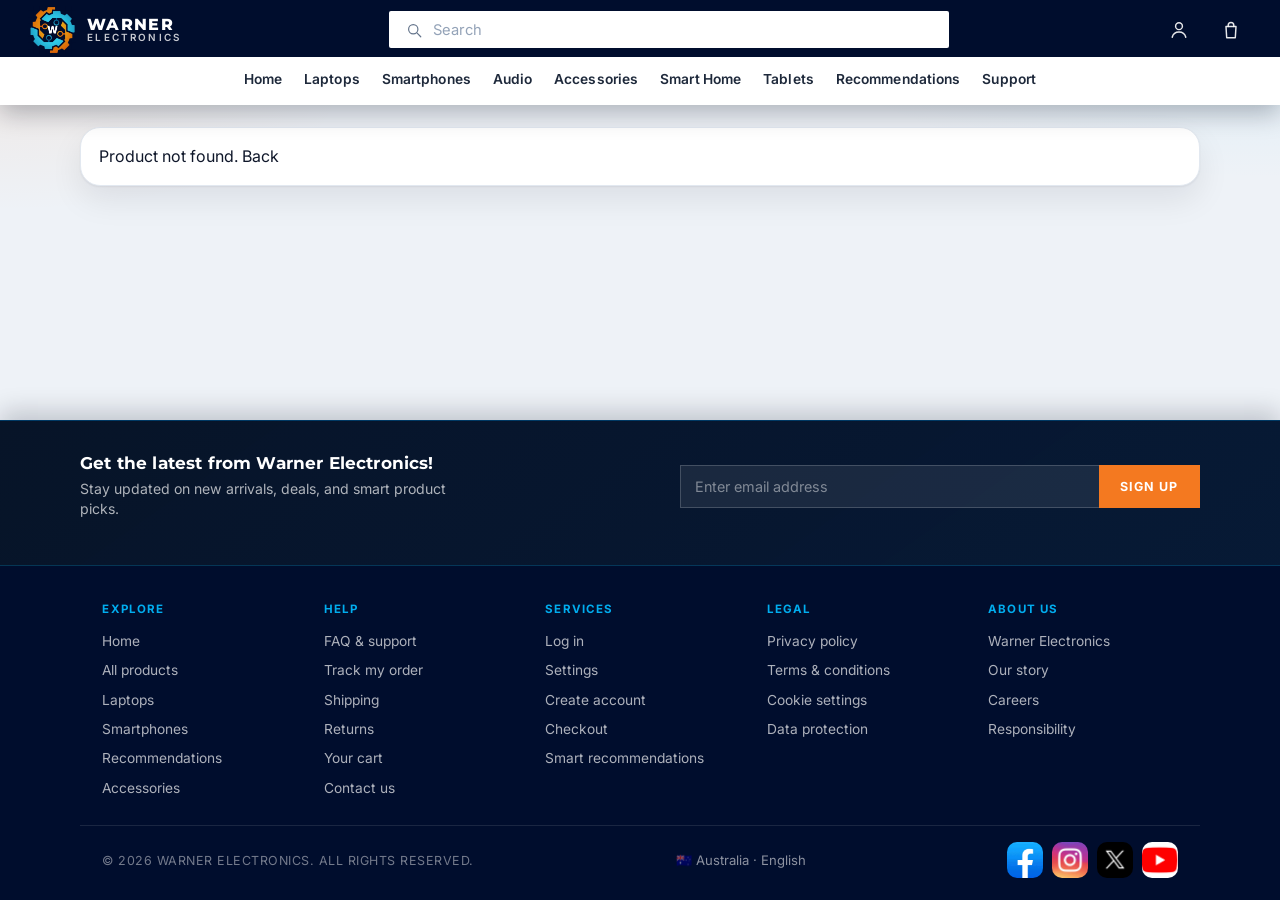
<file: product.html>
<!DOCTYPE html>
<!-- Owner: Armajit — product details -->
<html lang="en">
  <head>
    <meta charset="UTF-8" />
    <meta name="viewport" content="width=device-width, initial-scale=1.0" />
    <title>Product — Warner Electronics</title>
    <link rel="icon" href="images/warner-logo.png" />
    <link rel="stylesheet" href="css/styles.css" />
    <link rel="stylesheet" href="css/armajit.css" />
    <link rel="stylesheet" href="css/theme-dark.css" />
  </head>
  <body>
    <header class="site-header" data-header>
      <a class="brand" href="home.html">
        <img class="brand-logo" src="images/warner-mark.png" alt="" />
        <span class="brand-text">
          <span class="brand-name">WARNER</span>
          <span class="brand-sub">ELECTRONICS</span>
        </span>
      </a>
    </header>
    <main class="page" id="root"></main>
    <script src="js/data.js"></script>
    <script src="js/app.js"></script>
    <script src="js/armajit/product.js"></script>
  </body>
</html>
</file>
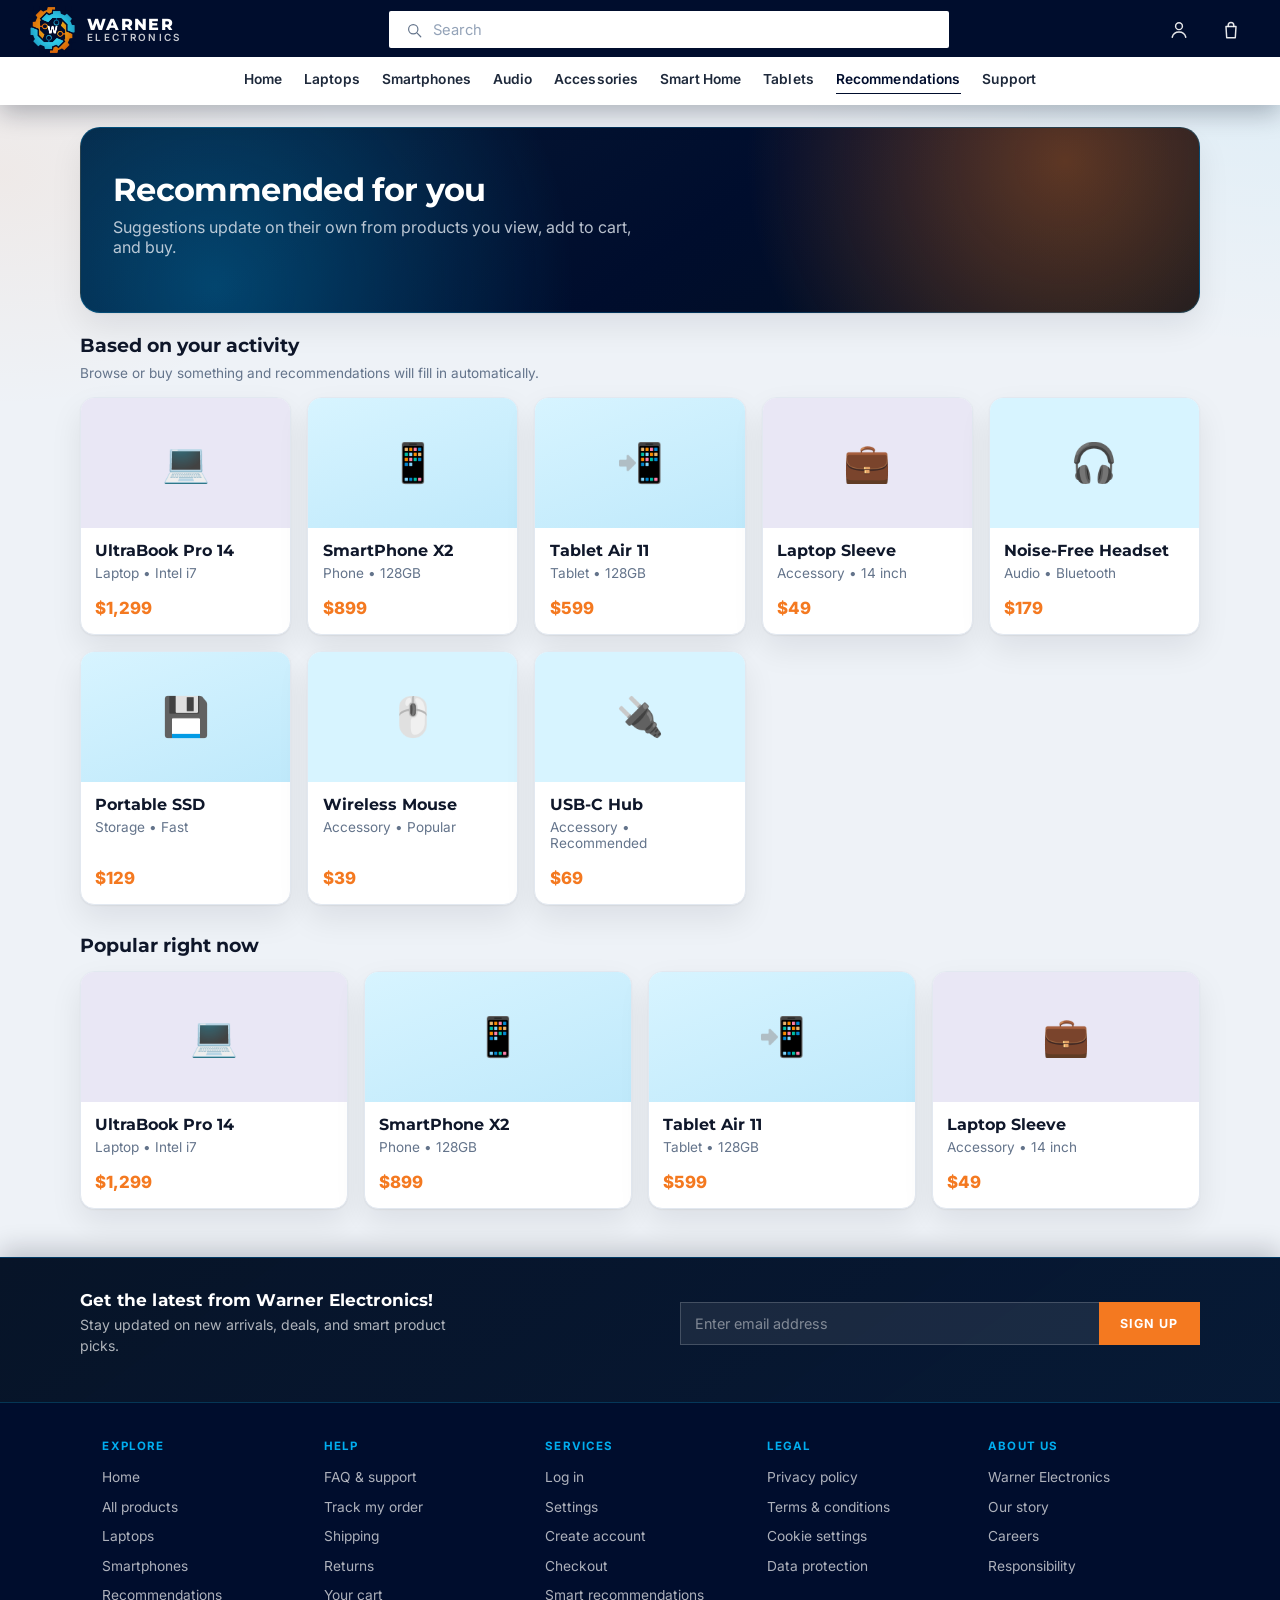
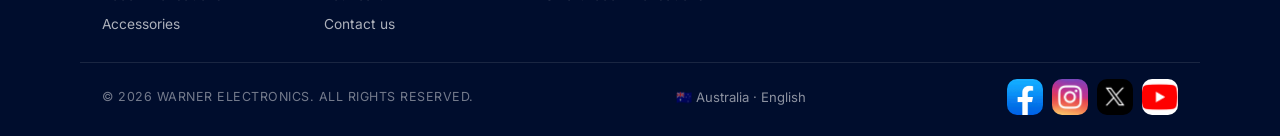
<file: recommendations.html>
<!DOCTYPE html>
<!-- Owner: Vedic — recommendations -->
<html lang="en">
  <head>
    <meta charset="UTF-8" />
    <meta name="viewport" content="width=device-width, initial-scale=1.0" />
    <title>Recommendations — Warner Electronics</title>
    <link rel="icon" href="images/warner-logo.png" />
    <link rel="stylesheet" href="css/styles.css" />
    <link rel="stylesheet" href="css/vedic.css" />
    <link rel="stylesheet" href="css/theme-dark.css" />
  </head>
  <body>
    <header class="site-header" data-header>
      <a class="brand" href="home.html">
        <img class="brand-logo" src="images/warner-mark.png" alt="" />
        <span class="brand-text">
          <span class="brand-name">WARNER</span>
          <span class="brand-sub">ELECTRONICS</span>
        </span>
      </a>
    </header>
    <main class="page">
      <section class="hero">
        <h1>Recommended for you</h1>
        <p>
          Suggestions update on their own from products you view, add to cart,
          and buy.
        </p>
      </section>

      <h2 class="section-title">Based on your activity</h2>
      <p class="meta" id="why" style="margin-top:-0.35rem;margin-bottom:1rem"></p>
      <div class="grid" id="recs"></div>

      <h2 class="section-title" style="margin-top:1.75rem">Popular right now</h2>
      <div class="grid" id="popular"></div>
    </main>
    <script src="js/data.js"></script>
    <script src="js/app.js"></script>
    <script src="js/vedic/recommendations.js"></script>
  </body>
</html>
</file>
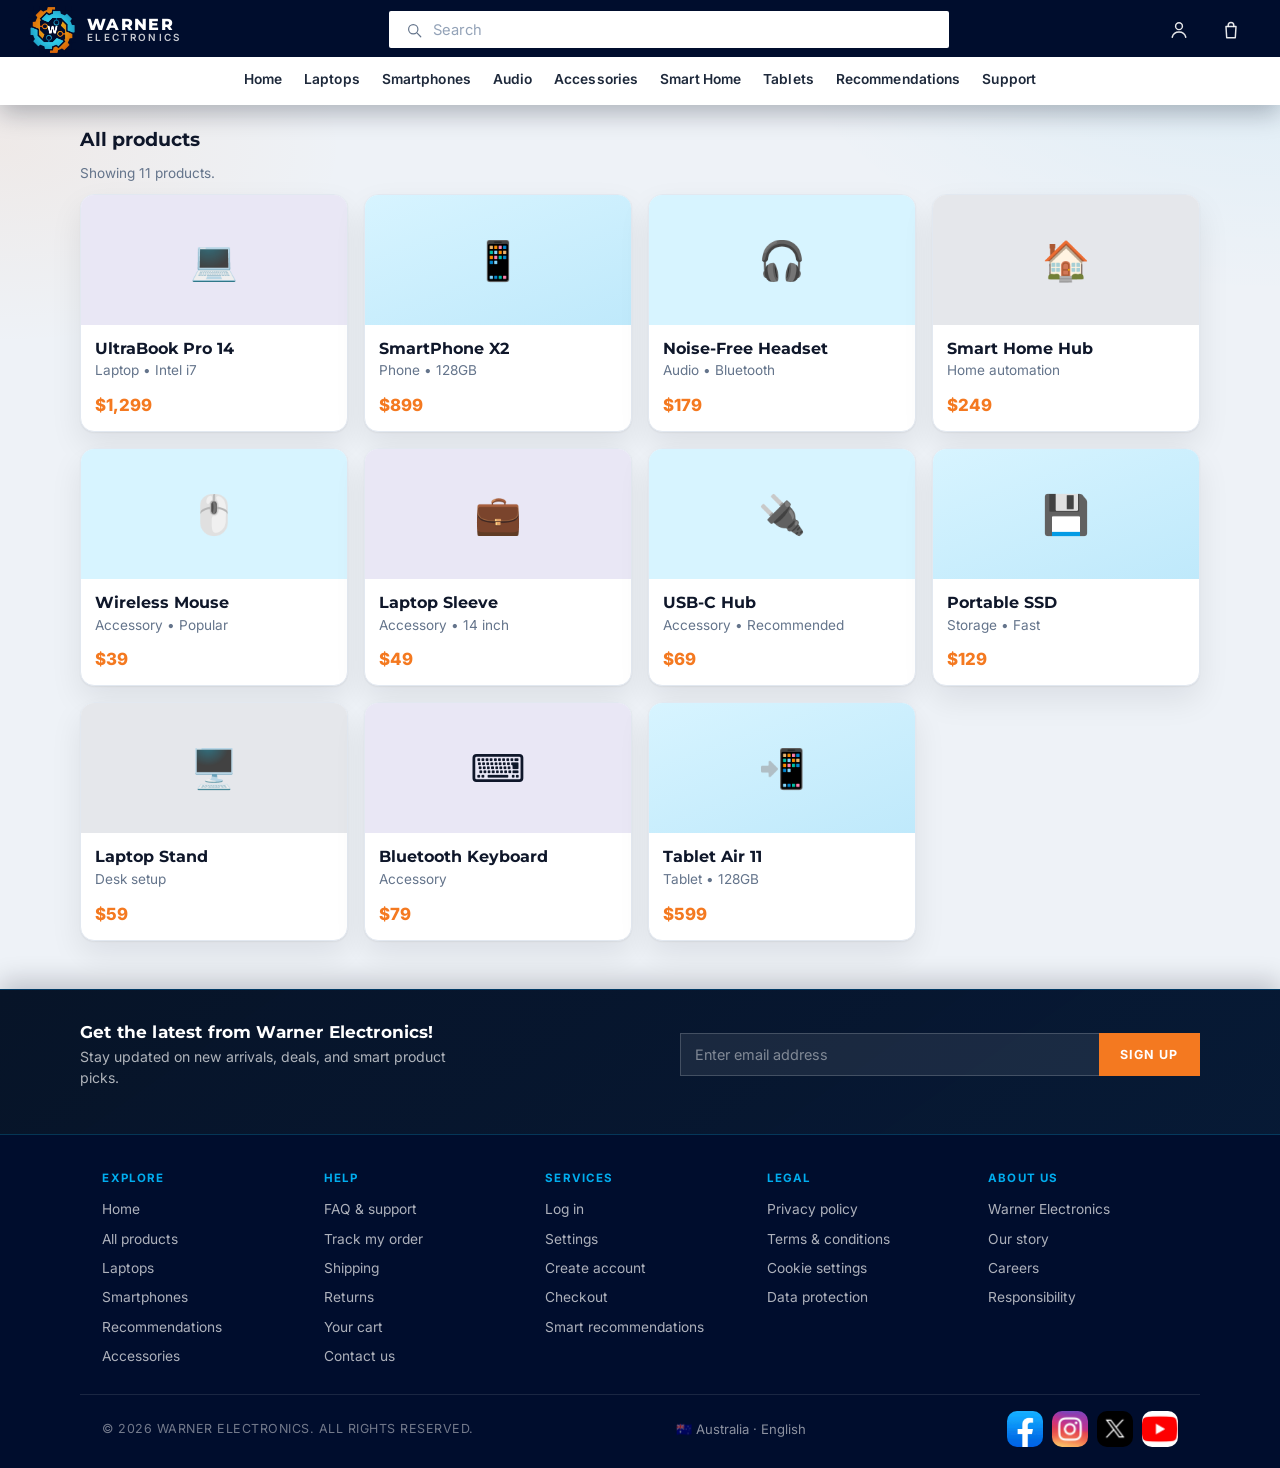
<file: search.html>
<!DOCTYPE html>
<!-- Owner: Abik — customer search -->
<html lang="en">
  <head>
    <meta charset="UTF-8" />
    <meta name="viewport" content="width=device-width, initial-scale=1.0" />
    <title>Search — Warner Electronics</title>
    <link rel="icon" href="images/warner-logo.png" />
    <link rel="stylesheet" href="css/styles.css" />
    <link rel="stylesheet" href="css/abik.css" />
    <link rel="stylesheet" href="css/theme-dark.css" />
  </head>
  <body>
    <header class="site-header" data-header>
      <a class="brand" href="home.html">
        <img class="brand-logo" src="images/warner-mark.png" alt="" />
        <span class="brand-text">
          <span class="brand-name">WARNER</span>
          <span class="brand-sub">ELECTRONICS</span>
        </span>
      </a>
    </header>
    <main class="page">
      <h2 class="section-title" id="search-heading">All products</h2>

      <div class="search-layout">
        <aside class="filters">
          <h3>Filters</h3>
          <div class="filter-group">
            <h4>Category</h4>
            <div id="cat-filters"></div>
          </div>
          <div class="filter-group">
            <h4>Price range</h4>
            <div class="price-range">
              <label>
                <span>Min ($)</span>
                <input type="number" data-price-min min="0" step="1" placeholder="0" />
              </label>
              <label>
                <span>Max ($)</span>
                <input type="number" data-price-max min="0" step="1" placeholder="Any" />
              </label>
            </div>
          </div>
          <div class="filter-group">
            <h4>Brand</h4>
            <div id="brand-filters"></div>
          </div>
        </aside>
        <section>
          <p class="meta" id="count" style="margin:0 0 0.85rem"></p>
          <div class="grid" id="results"></div>
        </section>
      </div>
    </main>
    <script src="js/data.js"></script>
    <script src="js/app.js"></script>
    <script src="js/abik/search.js"></script>
  </body>
</html>
</file>
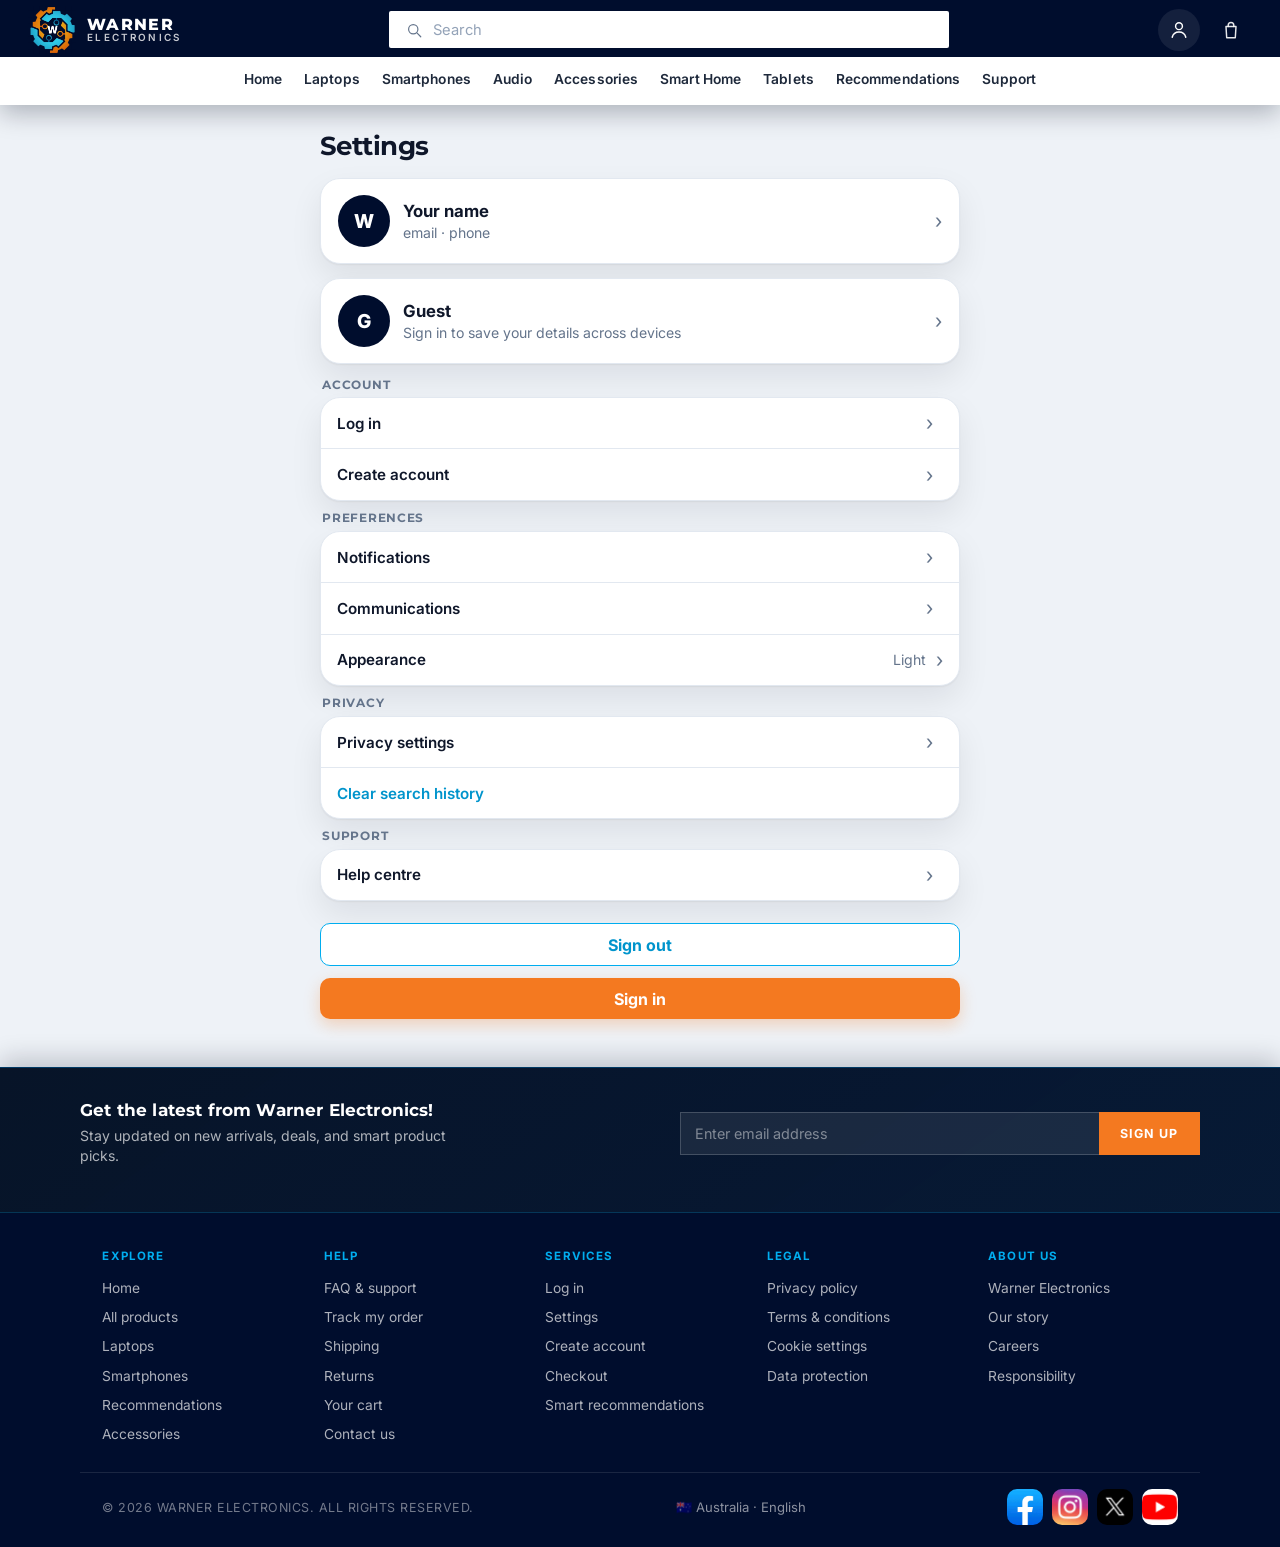
<file: settings.html>
<!DOCTYPE html>
<!-- Owner: Sukhman — customer settings -->
<html lang="en">
  <head>
    <meta charset="UTF-8" />
    <meta name="viewport" content="width=device-width, initial-scale=1.0" />
    <title>Settings — Warner Electronics</title>
    <link rel="icon" href="images/warner-logo.png" />
    <link rel="stylesheet" href="css/styles.css" />
    <link rel="stylesheet" href="css/sukhman.css" />
    <link rel="stylesheet" href="css/theme-dark.css" />
  </head>
  <body class="settings-app">
    <header class="site-header" data-header></header>
    <main class="settings-page">
      <div class="settings-shell">
        <!-- Hub -->
        <div id="settings-hub">
          <header class="settings-page-head">
            <h1>Settings</h1>
          </header>

          <button type="button" class="settings-profile-card" data-screen="personal" data-account-only>
            <span class="settings-avatar" id="settings-avatar">W</span>
            <span class="settings-profile-copy">
              <strong id="settings-profile-name">Your name</strong>
              <span id="settings-profile-meta">email · phone</span>
            </span>
            <span class="settings-chevron" aria-hidden="true">›</span>
          </button>

          <a class="settings-profile-card" href="login.html" data-guest-only hidden>
            <span class="settings-avatar">G</span>
            <span class="settings-profile-copy">
              <strong>Guest</strong>
              <span>Sign in to save your details across devices</span>
            </span>
            <span class="settings-chevron" aria-hidden="true">›</span>
          </a>

          <section class="settings-group" data-account-only>
            <h2 class="settings-group-title">Account</h2>
            <div class="settings-list">
              <button type="button" class="settings-row" data-screen="personal">
                <span class="settings-row-label">Personal info</span>
                <span class="settings-row-value" id="hub-personal-summary"></span>
                <span class="settings-chevron" aria-hidden="true">›</span>
              </button>
              <button type="button" class="settings-row" data-screen="address">
                <span class="settings-row-label">Delivery address</span>
                <span class="settings-row-value" id="hub-address-summary"></span>
                <span class="settings-chevron" aria-hidden="true">›</span>
              </button>
              <button type="button" class="settings-row" data-screen="security">
                <span class="settings-row-label">Security</span>
                <span class="settings-row-value">Password</span>
                <span class="settings-chevron" aria-hidden="true">›</span>
              </button>
            </div>
          </section>

          <section class="settings-group" data-guest-only hidden>
            <h2 class="settings-group-title">Account</h2>
            <div class="settings-list">
              <a class="settings-row" href="login.html">
                <span class="settings-row-label">Log in</span>
                <span class="settings-chevron" aria-hidden="true">›</span>
              </a>
              <a class="settings-row" href="login.html?signup=1">
                <span class="settings-row-label">Create account</span>
                <span class="settings-chevron" aria-hidden="true">›</span>
              </a>
            </div>
          </section>

          <section class="settings-group" data-account-only>
            <h2 class="settings-group-title">Shopping</h2>
            <div class="settings-list">
              <button type="button" class="settings-row" data-screen="payment">
                <span class="settings-row-label">Payment methods</span>
                <span class="settings-row-value">Manage cards</span>
                <span class="settings-chevron" aria-hidden="true">›</span>
              </button>
              <a class="settings-row" href="account.html">
                <span class="settings-row-label">Order history</span>
                <span class="settings-chevron" aria-hidden="true">›</span>
              </a>
              <a class="settings-row" href="account.html#tracking">
                <span class="settings-row-label">Package tracking</span>
                <span class="settings-chevron" aria-hidden="true">›</span>
              </a>
            </div>
          </section>

          <section class="settings-group">
            <h2 class="settings-group-title">Preferences</h2>
            <div class="settings-list">
              <button type="button" class="settings-row" data-screen="notifications" data-account-only>
                <span class="settings-row-label">Notifications</span>
                <span class="settings-chevron" aria-hidden="true">›</span>
              </button>
              <button type="button" class="settings-row" data-screen="communications" data-account-only>
                <span class="settings-row-label">Communications</span>
                <span class="settings-chevron" aria-hidden="true">›</span>
              </button>
              <button type="button" class="settings-row" data-screen="appearance">
                <span class="settings-row-label">Appearance</span>
                <span class="settings-row-value" id="hub-appearance-summary">System</span>
                <span class="settings-chevron" aria-hidden="true">›</span>
              </button>
            </div>
          </section>

          <section class="settings-group">
            <h2 class="settings-group-title">Privacy</h2>
            <div class="settings-list">
              <button type="button" class="settings-row" data-screen="privacy">
                <span class="settings-row-label">Privacy settings</span>
                <span class="settings-chevron" aria-hidden="true">›</span>
              </button>
              <button type="button" class="settings-row settings-row--action" id="clear-search-history">
                <span class="settings-row-label">Clear search history</span>
              </button>
            </div>
          </section>

          <section class="settings-group">
            <h2 class="settings-group-title">Support</h2>
            <div class="settings-list">
              <a class="settings-row" href="support.html">
                <span class="settings-row-label">Help centre</span>
                <span class="settings-chevron" aria-hidden="true">›</span>
              </a>
            </div>
          </section>

          <button type="button" class="settings-signout btn btn-outline" data-logout data-account-only>Sign out</button>
          <a class="settings-signout btn" href="login.html" data-guest-only hidden>Sign in</a>
        </div>

        <!-- Detail screens -->
        <div id="settings-detail" hidden>
          <header class="settings-detail-head">
            <button type="button" class="settings-back" id="settings-back">← Settings</button>
            <h1 id="settings-detail-title">Detail</h1>
          </header>
          <div class="settings-detail-body" id="settings-detail-body"></div>
        </div>
      </div>
    </main>
    <script src="js/data.js"></script>
    <script src="js/app.js"></script>
    <script src="js/sukhman/settings.js"></script>
  </body>
</html>
</file>
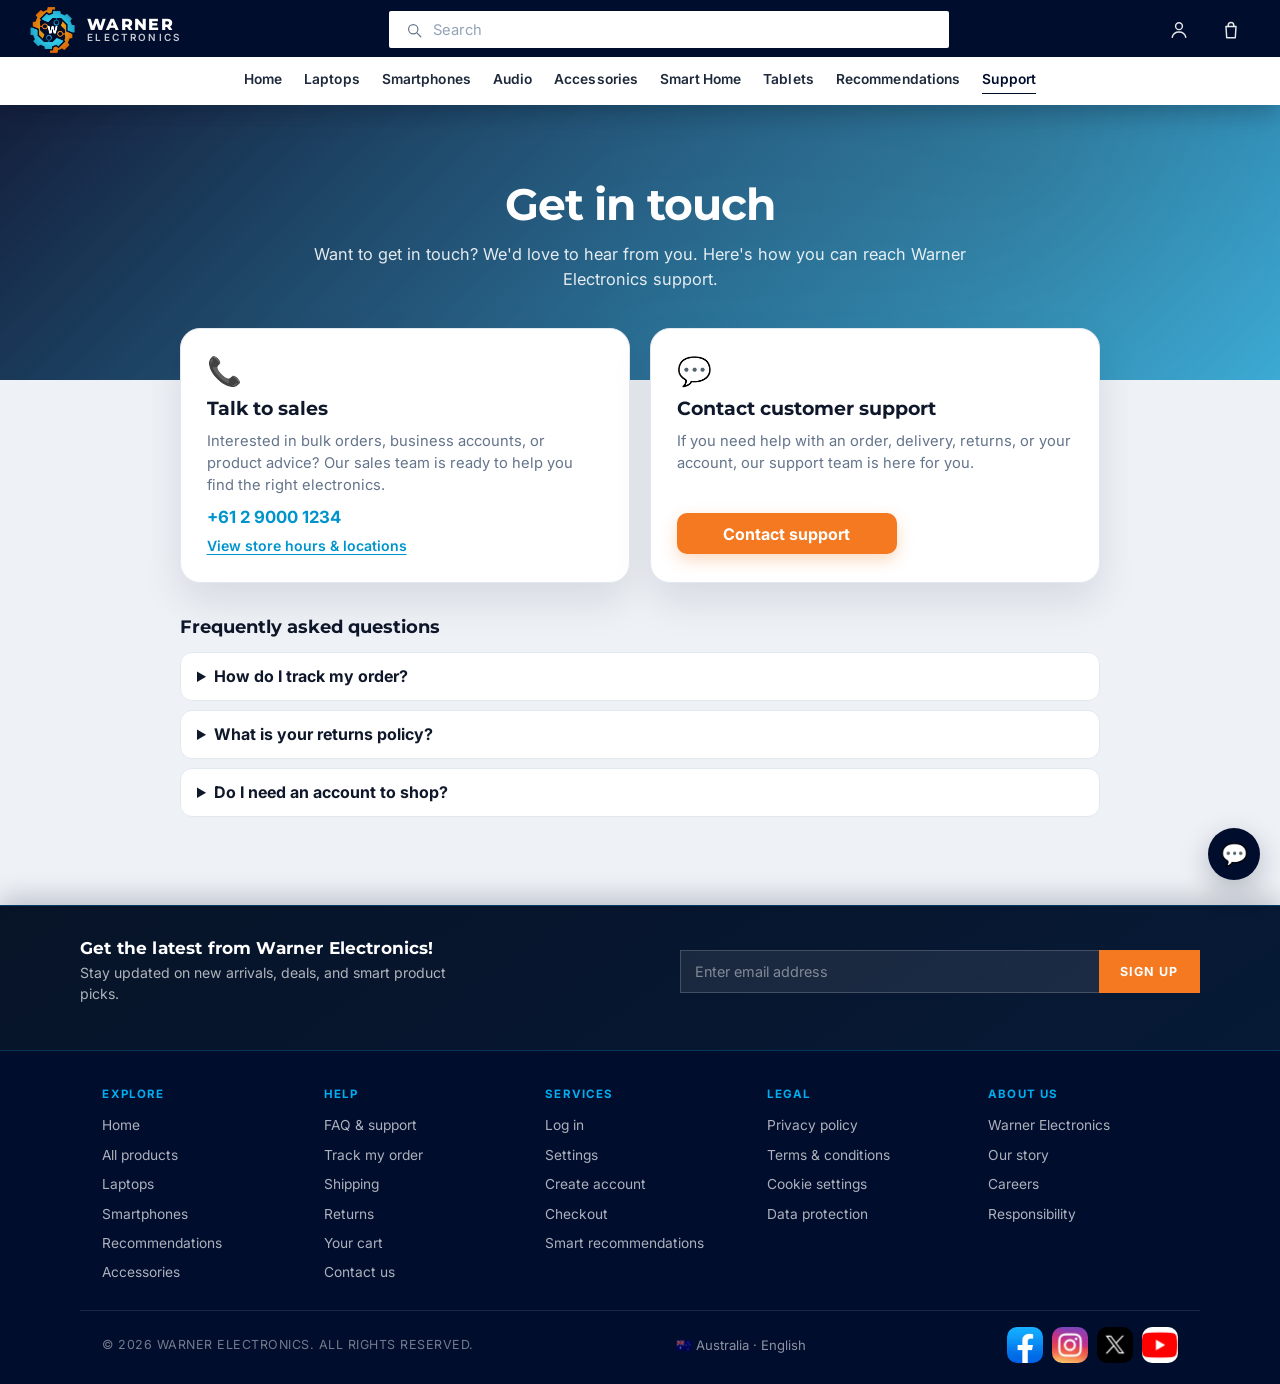
<file: support.html>
<!DOCTYPE html>
<!-- Owner: Sukhman — customer support -->
<html lang="en">
  <head>
    <meta charset="UTF-8" />
    <meta name="viewport" content="width=device-width, initial-scale=1.0" />
    <title>Support — Warner Electronics</title>
    <link rel="icon" href="images/warner-logo.png" />
    <link rel="stylesheet" href="css/styles.css" />
    <link rel="stylesheet" href="css/sukhman.css" />
    <link rel="stylesheet" href="css/theme-dark.css" />
  </head>
  <body>
    <header class="site-header" data-header>
      <a class="brand" href="home.html">
        <img class="brand-logo" src="images/warner-mark.png" alt="" />
        <span class="brand-text">
          <span class="brand-name">WARNER</span>
          <span class="brand-sub">ELECTRONICS</span>
        </span>
      </a>
    </header>
    <main class="page support-page">
      <section class="support-hero">
        <div class="support-hero-inner">
          <h1>Get in touch</h1>
          <p>
            Want to get in touch? We'd love to hear from you. Here's how you can reach Warner
            Electronics support.
          </p>
        </div>
      </section>

      <section class="support-cards">
        <article class="support-card">
          <div class="support-card-icon" aria-hidden="true">📞</div>
          <h2>Talk to sales</h2>
          <p>
            Interested in bulk orders, business accounts, or product advice? Our sales team is
            ready to help you find the right electronics.
          </p>
          <a class="support-phone" href="tel:+61290001234">+61 2 9000 1234</a>
          <button class="support-link-btn" type="button" id="show-hours">
            View store hours &amp; locations
          </button>
        </article>

        <article class="support-card">
          <div class="support-card-icon" aria-hidden="true">💬</div>
          <h2>Contact customer support</h2>
          <p>
            If you need help with an order, delivery, returns, or your account, our support team
            is here for you.
          </p>
          <button class="btn support-cta" type="button" id="open-support-form">
            Contact support
          </button>
        </article>
      </section>

      <section class="support-panel" id="support-form-panel" hidden>
        <h2>Send us a message</h2>
        <p class="meta">Fill in the form below and we'll get back to you within 1 business day.</p>
        <form id="support-form" class="support-form">
          <div class="form-grid">
            <div class="field">
              <label for="support-name">Full name</label>
              <input id="support-name" required />
            </div>
            <div class="field">
              <label for="support-email">Email</label>
              <input id="support-email" type="email" required />
            </div>
            <div class="field field-span-2">
              <label for="support-order">Order number (optional)</label>
              <input id="support-order" placeholder="e.g. WE-12345678" />
            </div>
            <div class="field field-span-2">
              <label for="support-message">How can we help?</label>
              <textarea id="support-message" rows="4" required></textarea>
            </div>
          </div>
          <button class="btn" type="submit">Send message</button>
        </form>
      </section>

      <section class="support-panel" id="support-hours-panel" hidden>
        <h2>Store hours &amp; locations</h2>
        <div class="support-hours-grid">
          <div>
            <strong>Sydney flagship</strong>
            <p class="meta">Mon–Fri 9:00 am – 6:00 pm<br />Sat 10:00 am – 4:00 pm<br />Sun Closed</p>
          </div>
          <div>
            <strong>Melbourne store</strong>
            <p class="meta">Mon–Fri 9:30 am – 5:30 pm<br />Sat 10:00 am – 3:00 pm<br />Sun Closed</p>
          </div>
          <div>
            <strong>Online support</strong>
            <p class="meta">Email: support@warners.electronics<br />Response within 24 hours</p>
          </div>
        </div>
      </section>

      <section class="support-faq">
        <h2>Frequently asked questions</h2>
        <details class="faq-item">
          <summary>How do I track my order?</summary>
          <p>Log in and open <a href="account.html#tracking">My account → Package tracking</a> to see delivery progress.</p>
        </details>
        <details class="faq-item">
          <summary>What is your returns policy?</summary>
          <p>Unopened items can be returned within 30 days. Contact support with your order number to start a return.</p>
        </details>
        <details class="faq-item">
          <summary>Do I need an account to shop?</summary>
          <p>You can browse freely. An account is only required when you proceed to checkout.</p>
        </details>
      </section>
    </main>

    <button class="support-chat-fab" type="button" id="support-chat" aria-label="Open live chat">
      💬
    </button>

    <script src="js/data.js"></script>
    <script src="js/app.js"></script>
    <script src="js/sukhman/support.js"></script>
  </body>
</html>
</file>
<file: css/styles.css>
/* Warner Electronics — logo-matched navy, orange, cyan */
@import url("https://fonts.googleapis.com/css2?family=Inter:wght@400;500;600;700;800&family=Montserrat:wght@600;700;800&display=swap");

:root {
  --navy: #000d2d;
  --navy-mid: #071428;
  --orange: #f47920;
  --orange-dark: #d96512;
  --cyan: #00adef;
  --cyan-dark: #0094cc;
  --blue: #f47920;
  --blue-dark: #d96512;
  --blue-soft: #fff1e6;
  --blue-tint: #fff8f1;
  --ink: #0f172a;
  --muted: #64748b;
  --line: #e2e8f0;
  --surface: #ffffff;
  --page: #eef2f7;
  --teal: #00adef;
  --mint: #d7f4ff;
  --lavender: #e9e7f5;
  --warn-bg: #fef9c3;
  --danger: #ef4444;
  --danger-soft: #fee2e2;
  --radius: 14px;
  --radius-lg: 20px;
  --shadow: 0 1px 2px rgba(0, 11, 30, 0.06), 0 14px 32px rgba(0, 11, 30, 0.08);
  --font: "Inter", system-ui, sans-serif;
  --display: "Montserrat", "Inter", system-ui, sans-serif;
  --ease-out: cubic-bezier(0.22, 1, 0.36, 1);
  --motion-fast: 0.24s;
  --motion-med: 0.48s;
  --motion-page: 0.65s;
}

html[data-theme="dark"] {
  color-scheme: dark;
  --ink: #f1f5f9;
  --muted: #cbd5e1;
  --line: #3d4f66;
  --surface: #1b283c;
  --page: #0b1220;
  --blue-soft: #243044;
  --blue-tint: #162033;
  --mint: #163344;
  --lavender: #2a2740;
  --shadow: 0 1px 2px rgba(0, 0, 0, 0.25), 0 14px 32px rgba(0, 0, 0, 0.28);
}

html[data-theme="dark"] body {
  background:
    radial-gradient(ellipse 80% 40% at 100% 0%, rgba(0, 173, 239, 0.1), transparent 50%),
    radial-gradient(ellipse 60% 30% at 0% 10%, rgba(244, 121, 32, 0.08), transparent 45%),
    var(--page);
  color: var(--ink);
}

html[data-theme="dark"] .header-nav {
  background: #101b2e;
  border-top-color: rgba(255, 255, 255, 0.08);
}
html[data-theme="dark"] .header-nav a {
  color: #e2e8f0;
}
html[data-theme="dark"] .header-nav a:hover,
html[data-theme="dark"] .header-nav a.active {
  color: #fff;
  border-bottom-color: var(--cyan);
}

html[data-theme="dark"] .pill {
  background: var(--surface);
  color: var(--ink);
  border-color: var(--line);
}
html[data-theme="dark"] .pill.active,
html[data-theme="dark"] .pill:hover {
  background: #123246;
  color: #7dd3fc;
  border-color: var(--cyan);
}

html[data-theme="dark"] .panel,
html[data-theme="dark"] .card,
html[data-theme="dark"] .filters,
html[data-theme="dark"] .detail,
html[data-theme="dark"] .summary,
html[data-theme="dark"] .settings-form,
html[data-theme="dark"] .settings-list,
html[data-theme="dark"] .settings-profile-card,
html[data-theme="dark"] .order-card,
html[data-theme="dark"] .track-card,
html[data-theme="dark"] .support-card,
html[data-theme="dark"] .support-panel {
  background: var(--surface);
  border-color: var(--line);
  color: var(--ink);
}

html[data-theme="dark"] .card-body h3,
html[data-theme="dark"] .section-title,
html[data-theme="dark"] h1,
html[data-theme="dark"] h2,
html[data-theme="dark"] h3,
html[data-theme="dark"] .settings-row-label,
html[data-theme="dark"] .settings-toggle-copy strong {
  color: var(--ink);
}

html[data-theme="dark"] .meta,
html[data-theme="dark"] .specs,
html[data-theme="dark"] .tag {
  color: var(--muted);
}

html[data-theme="dark"] .btn-outline {
  background: transparent;
  color: #7dd3fc;
  border-color: var(--cyan);
}
html[data-theme="dark"] .btn-outline:hover {
  background: rgba(0, 173, 239, 0.16);
  color: #fff;
}

html[data-theme="dark"] .tag {
  background: #243044;
}

html[data-theme="dark"] .tone-blue { background: linear-gradient(160deg, #1a3a4d, #163044); }
html[data-theme="dark"] .tone-slate { background: #2a3444; }
html[data-theme="dark"] .tone-sand { background: #3a2c22; }

html[data-theme="dark"] input,
html[data-theme="dark"] select,
html[data-theme="dark"] textarea {
  background: #152033;
  color: var(--ink);
  border-color: var(--line);
}
html[data-theme="dark"] .header-search-field {
  background: #fff;
}
html[data-theme="dark"] .header-search input {
  background: transparent;
  color: #0f172a;
}
html[data-theme="dark"] .header-search input::placeholder {
  color: #64748b;
}

html[data-theme="dark"] .search-suggest {
  background: var(--surface);
  border-color: var(--line);
  color: var(--ink);
}
html[data-theme="dark"] .search-suggest-pick:hover,
html[data-theme="dark"] .search-suggest-pick:focus-visible {
  background: #243044;
}
html[data-theme="dark"] .search-suggest-clear,
html[data-theme="dark"] .search-suggest-view-all {
  background: #152033;
  color: var(--muted);
}
html[data-theme="dark"] .search-suggest-clear:hover,
html[data-theme="dark"] .search-suggest-view-all:hover {
  background: #243044;
  color: #fff;
}
html[data-theme="dark"] .header-account-menu {
  background: var(--surface);
  border-color: var(--line);
}
html[data-theme="dark"] .header-account-menu a,
html[data-theme="dark"] .header-account-menu button {
  color: var(--ink);
}
html[data-theme="dark"] .header-account-menu a:hover,
html[data-theme="dark"] .header-account-menu button:hover {
  background: #243044;
  color: #7dd3fc;
}

* { box-sizing: border-box; }
html, body { margin: 0; padding: 0; }
body {
  font-family: var(--font);
  color: var(--ink);
  background:
    radial-gradient(ellipse 80% 40% at 100% 0%, rgba(0, 173, 239, 0.08), transparent 50%),
    radial-gradient(ellipse 60% 30% at 0% 10%, rgba(244, 121, 32, 0.07), transparent 45%),
    var(--page);
  min-height: 100vh;
  display: flex;
  flex-direction: column;
}
a { color: inherit; text-decoration: none; }
button, input, select { font: inherit; }
button { cursor: pointer; }
img { max-width: 100%; display: block; }
h1, h2, h3, .section-title { font-family: var(--display); }

/* Top header — two-row store layout */
.site-header {
  background: var(--navy);
  border-bottom: 0;
  padding: 0;
  display: flex;
  flex-direction: column;
  position: sticky;
  top: 0;
  z-index: 40;
  box-shadow: 0 8px 24px rgba(0, 11, 30, 0.28);
  transition: transform 0.4s ease;
  will-change: transform;
}
.site-header.is-away {
  transform: translateY(-100%);
  box-shadow: none;
  pointer-events: none;
}
.header-top {
  display: grid;
  grid-template-columns: auto minmax(0, 1fr) auto;
  grid-template-areas: "brand search utils";
  align-items: center;
  gap: 1.5rem;
  padding: 0.35rem 1.75rem 0.2rem;
}
.brand {
  grid-area: brand;
  display: flex;
  flex-direction: row;
  align-items: center;
  gap: 0.7rem;
  font-weight: 700;
  white-space: nowrap;
  color: #fff;
}
.brand-logo {
  height: 48px;
  width: 48px;
  display: block;
  object-fit: contain;
  flex-shrink: 0;
}
.brand-text {
  display: flex;
  flex-direction: column;
  justify-content: center;
  gap: 0.08rem;
  line-height: 1;
}
.brand-name {
  font-family: var(--display);
  font-size: 1.02rem;
  font-weight: 800;
  letter-spacing: 0.08em;
}
.brand-sub {
  font-size: 0.62rem;
  font-weight: 600;
  letter-spacing: 0.22em;
  color: rgba(255, 255, 255, 0.78);
}
.brand-mark {
  width: 28px;
  height: 28px;
  border-radius: 999px;
  background: linear-gradient(135deg, var(--orange), var(--cyan));
  flex-shrink: 0;
}
.header-search {
  position: relative;
  width: min(560px, 100%);
  justify-self: center;
  grid-area: search;
}
.header-search-field {
  display: flex;
  align-items: center;
  gap: 0.65rem;
  background: #fff;
  border: 1px solid rgba(255, 255, 255, 0.18);
  border-radius: 2px;
  padding: 0.55rem 0.9rem;
}
.header-search-field:focus-within {
  box-shadow: 0 0 0 2px rgba(0, 173, 239, 0.35);
}
.header-search-ico {
  display: grid;
  place-items: center;
  color: #64748b;
  flex-shrink: 0;
}
.header-search-ico svg {
  width: 18px;
  height: 18px;
  stroke: currentColor;
  fill: none;
  stroke-width: 1.6;
  stroke-linecap: round;
}
.header-search input {
  flex: 1;
  min-width: 0;
  border: 0;
  outline: none;
  background: transparent;
  color: var(--ink);
  font-size: 0.92rem;
  padding: 0;
  appearance: none;
}
.header-search input::-webkit-search-decoration,
.header-search input::-webkit-search-cancel-button {
  -webkit-appearance: none;
}
.header-search input::placeholder {
  color: #94a3b8;
}
.header-search .search-suggest {
  top: calc(100% + 0.4rem);
}
.header-utils {
  display: flex;
  align-items: center;
  justify-content: flex-end;
  gap: 0.65rem;
  grid-area: utils;
}
.header-greeting {
  margin: 0;
  color: rgba(255, 255, 255, 0.78);
  font-size: 0.88rem;
  font-weight: 600;
  white-space: nowrap;
  line-height: 1.2;
}
.header-greeting strong {
  color: #fff;
  font-weight: 700;
}
.header-icon-link {
  display: grid;
  place-items: center;
  width: 42px;
  height: 42px;
  color: rgba(255, 255, 255, 0.9);
  text-decoration: none;
  border-radius: 999px;
  transition: color 0.15s ease, background 0.15s ease;
}
.header-icon-link:hover,
.header-icon-link.is-active {
  color: #fff;
  background: rgba(255, 255, 255, 0.08);
}
.header-icon {
  width: 26px;
  height: 26px;
  display: grid;
  place-items: center;
  position: relative;
}
.header-icon svg {
  width: 24px;
  height: 24px;
  stroke: currentColor;
  fill: none;
  stroke-width: 1.45;
  stroke-linecap: round;
  stroke-linejoin: round;
}
.header-icon-badge {
  position: absolute;
  top: -6px;
  right: -8px;
  min-width: 16px;
  height: 16px;
  padding: 0 4px;
  border-radius: 999px;
  background: var(--orange);
  color: #fff;
  font-size: 0.62rem;
  font-weight: 700;
  line-height: 16px;
  text-align: center;
  box-shadow: 0 2px 6px rgba(244, 121, 32, 0.45);
}
.header-account {
  position: relative;
}
.header-account-menu {
  display: none;
  position: absolute;
  right: 0;
  top: calc(100% + 6px);
  min-width: 160px;
  background: #fff;
  border: 1px solid var(--line);
  box-shadow: 0 16px 36px rgba(0, 11, 30, 0.14);
  padding: 0.4rem 0;
  z-index: 50;
}
.header-account:hover .header-account-menu,
.header-account:focus-within .header-account-menu {
  display: grid;
}
.header-account-menu a,
.header-account-menu button {
  display: block;
  width: 100%;
  padding: 0.65rem 0.95rem;
  border: 0;
  background: transparent;
  color: var(--ink);
  font: inherit;
  font-size: 0.88rem;
  font-weight: 600;
  text-align: left;
}
.header-account-menu a:hover,
.header-account-menu button:hover {
  background: #f8fafc;
  color: var(--cyan-dark);
}
.header-nav {
  display: flex;
  align-items: center;
  justify-content: center;
  gap: 0.15rem 1.35rem;
  padding: 0.55rem 1.75rem 0.7rem;
  background: #fff;
  border-top: 1px solid rgba(255, 255, 255, 0.08);
  overflow-x: auto;
  white-space: nowrap;
  scrollbar-width: none;
}
.header-nav::-webkit-scrollbar { display: none; }
.header-nav a {
  color: #1e293b;
  font-weight: 600;
  font-size: 0.86rem;
  padding: 0.28rem 0 0.38rem;
  border-bottom: 1px solid transparent;
  letter-spacing: 0.01em;
}
.header-nav a:hover {
  color: var(--navy);
  border-bottom-color: var(--navy);
}
.header-nav a.active {
  color: var(--navy);
  border-bottom-color: var(--navy);
}
.nav-links {
  display: none;
}
.user-chip {
  display: flex;
  align-items: center;
  gap: 0.85rem;
}
.profile-link {
  display: flex;
  align-items: center;
  gap: 0.55rem;
  color: inherit;
}
.user-chip input,
.user-chip .role-label {
  border: 1px solid rgba(255, 255, 255, 0.16);
  border-radius: 999px;
  padding: 0.4rem 0.85rem;
  background: rgba(255, 255, 255, 0.06);
  color: #cbd5e1;
  min-width: 110px;
  font-size: 0.9rem;
}
.profile-link:hover .role-label {
  border-color: var(--cyan);
  color: #fff;
}
.avatar {
  width: 34px;
  height: 34px;
  border-radius: 999px;
  display: grid;
  place-items: center;
  color: #fff;
  font-weight: 700;
  background: var(--cyan);
}
.profile-link:hover .avatar {
  transform: scale(1.06);
  box-shadow: 0 0 0 3px rgba(0, 173, 239, 0.35);
}
.avatar.admin { background: var(--cyan); }
.avatar.owner { background: var(--orange); }
.avatar.guest { background: #94a3b8; }

.btn {
  display: inline-flex;
  align-items: center;
  justify-content: center;
  border: 0;
  border-radius: 10px;
  padding: 0.65rem 1.1rem;
  font-weight: 700;
  background: var(--orange);
  color: #fff;
  box-shadow: 0 6px 16px rgba(244, 121, 32, 0.28);
  transition: transform var(--motion-fast) var(--ease-out), background var(--motion-fast) ease, box-shadow var(--motion-fast) ease;
}
.btn:hover { background: var(--orange-dark); transform: translateY(-2px); }
.btn:active:not(:disabled) {
  transform: translateY(0) scale(0.97);
  box-shadow: 0 3px 10px rgba(244, 121, 32, 0.22);
}
.btn-outline {
  background: #fff;
  color: var(--cyan-dark);
  border: 1.5px solid var(--cyan);
  box-shadow: none;
}
.btn-outline:hover { background: #e8f8ff; }
.btn-ghost {
  background: transparent;
  color: var(--muted);
  border: 1px solid var(--line);
  box-shadow: none;
}
.site-header .btn-ghost {
  color: #e2e8f0;
  border-color: rgba(255, 255, 255, 0.22);
}
.site-header .btn-ghost:hover { background: rgba(255, 255, 255, 0.08); }
.site-header .btn-outline {
  background: transparent;
  color: #fff;
  border-color: var(--cyan);
}
.site-header .btn-outline:hover { background: rgba(0, 173, 239, 0.16); }
.btn-sm { padding: 0.4rem 0.75rem; font-size: 0.85rem; }
.btn-danger {
  background: var(--danger-soft);
  color: var(--danger);
  border: 1px solid #fecaca;
  box-shadow: none;
}

.page {
  width: min(1120px, calc(100% - 2rem));
  margin: 0 auto;
  padding: 1.35rem 0 3rem;
  flex: 1;
}

/* Login */
.login-page {
  min-height: calc(100vh - 88px);
  display: grid;
  place-items: center;
  padding: 1.5rem;
  background:
    radial-gradient(ellipse 70% 50% at 0% 0%, rgba(244, 121, 32, 0.22) 0%, transparent 55%),
    radial-gradient(ellipse 60% 40% at 100% 100%, rgba(0, 173, 239, 0.18) 0%, transparent 50%),
    var(--navy);
}
.login-shell {
  width: min(920px, 100%);
  display: grid;
  grid-template-columns: 1fr 1fr;
  background: #fff;
  border-radius: 20px;
  overflow: hidden;
  box-shadow: 0 24px 60px rgba(0, 0, 0, 0.35);
  border: 1px solid rgba(255, 255, 255, 0.08);
}
.login-form-pane { padding: 2.25rem 2rem; }
.login-form-pane h1 { margin: 0 0 0.35rem; font-size: 1.75rem; }
.login-form-pane .sub { color: var(--muted); margin: 0 0 1.5rem; }
.field { margin-bottom: 1rem; }
.field label {
  display: block;
  font-size: 0.85rem;
  font-weight: 600;
  margin-bottom: 0.35rem;
}
.field input, .field select {
  width: 100%;
  border: 1px solid var(--line);
  border-radius: 10px;
  padding: 0.7rem 0.85rem;
  background: #fff;
}
.login-actions { display: grid; gap: 0.65rem; margin-top: 0.5rem; }
.forgot {
  display: inline-block;
  margin-top: 0.85rem;
  color: var(--cyan-dark);
  font-size: 0.9rem;
  font-weight: 600;
}
.login-aside {
  background:
    radial-gradient(circle at 80% 20%, rgba(244, 121, 32, 0.35), transparent 40%),
    radial-gradient(circle at 20% 80%, rgba(0, 173, 239, 0.28), transparent 42%),
    var(--navy-mid);
  padding: 2.25rem 2rem;
  color: #fff;
}
.login-aside h2 { margin: 0 0 1rem; font-size: 1.25rem; }
.login-aside ul {
  margin: 0;
  padding: 0;
  list-style: none;
  display: grid;
  gap: 0.85rem;
}
.login-aside li {
  display: flex;
  gap: 0.65rem;
  align-items: flex-start;
  color: rgba(255, 255, 255, 0.88);
  line-height: 1.4;
}
.login-aside .dot {
  width: 22px;
  height: 22px;
  border-radius: 999px;
  background: var(--orange);
  color: #fff;
  display: grid;
  place-items: center;
  font-size: 0.75rem;
  flex-shrink: 0;
  margin-top: 0.1rem;
}
.login-aside li:nth-child(even) .dot { background: var(--cyan); }
.demo-note {
  margin-top: 1.25rem;
  font-size: 0.85rem;
  color: var(--muted);
  line-height: 1.45;
}

/* Home hero */
.hero {
  background:
    radial-gradient(circle at 88% 18%, rgba(244, 121, 32, 0.38), transparent 32%),
    radial-gradient(circle at 12% 86%, rgba(0, 173, 239, 0.32), transparent 36%),
    linear-gradient(145deg, #071a36 0%, var(--navy) 55%, #04101f 100%);
  border-radius: var(--radius-lg);
  padding: 2.6rem 2rem 2.4rem;
  margin-bottom: 1.2rem;
  color: #fff;
  border: 1px solid rgba(0, 173, 239, 0.22);
  box-shadow: var(--shadow);
  position: relative;
  overflow: visible;
}
.hero h1 {
  margin: 0 0 0.5rem;
  font-size: clamp(1.4rem, 2.6vw, 2rem);
  letter-spacing: -0.02em;
}
.hero-kicker {
  margin: 0 0 0.45rem;
  color: var(--cyan);
  font-family: var(--display);
  font-size: 0.78rem;
  font-weight: 700;
  letter-spacing: 0.22em;
  text-transform: uppercase;
}
.hero p { margin: 0 0 1.1rem; color: rgba(226, 232, 240, 0.82); max-width: 54ch; }
.search-row {
  display: flex;
  gap: 0.65rem;
  flex-wrap: wrap;
}
.search-row input {
  flex: 1;
  min-width: 200px;
  border: 1px solid var(--line);
  border-radius: 10px;
  padding: 0.75rem 1rem;
  background: #fff;
}
.hero .search-row input {
  border-color: rgba(255, 255, 255, 0.14);
  background: rgba(255, 255, 255, 0.96);
}
.pills {
  display: flex;
  flex-wrap: wrap;
  gap: 0.55rem;
  margin: 0 0 1.25rem;
}
.pill {
  border: 1px solid var(--line);
  background: var(--surface);
  border-radius: 999px;
  padding: 0.45rem 0.9rem;
  color: var(--ink);
  font-weight: 600;
  font-size: 0.9rem;
  transition: transform var(--motion-fast) var(--ease-out), background var(--motion-fast) ease, border-color var(--motion-fast) ease, color var(--motion-fast) ease;
}
.pill:hover {
  transform: translateY(-1px);
}
.pill:active {
  transform: scale(0.96);
}
.pill.active, .pill:hover {
  border-color: var(--cyan);
  color: var(--cyan-dark);
  background: #e8f8ff;
}

.section-title {
  margin: 0 0 0.85rem;
  font-size: 1.2rem;
}

.grid {
  display: grid;
  grid-template-columns: repeat(auto-fit, minmax(200px, 1fr));
  gap: 1rem;
}
.card {
  background: var(--surface);
  border: 1px solid var(--line);
  border-radius: var(--radius);
  overflow: hidden;
  box-shadow: var(--shadow);
  display: flex;
  flex-direction: column;
  color: inherit;
  cursor: pointer;
  transition: transform 0.32s ease, box-shadow 0.32s ease, border-color 0.32s ease;
}
.card:hover {
  transform: translateY(-4px);
  box-shadow: 0 16px 32px rgba(0, 11, 30, 0.12);
  border-color: rgba(0, 173, 239, 0.45);
}
.card-art {
  height: 130px;
  display: flex;
  align-items: center;
  justify-content: center;
  font-size: 2.4rem;
  overflow: hidden;
  background: #f8fafc;
}
/* Fixed product photo frames — always show the full uploaded image */
.card-art img,
.cart-thumb img,
.detail-art img,
.gallery-main img,
.gallery-thumb-btn img,
.photo-preview img,
.gallery-thumb img,
.prod-photo-frame img {
  max-width: 100%;
  max-height: 100%;
  width: auto;
  height: auto;
  object-fit: contain;
  object-position: center;
  display: block;
}
.tone-blue { background: linear-gradient(160deg, #d7f4ff, #bfe9fb); }
.tone-mint { background: var(--mint); }
.tone-lavender { background: var(--lavender); }
.tone-slate { background: #e5e7eb; }
.tone-sand { background: #ffe8d2; }
.card-body {
  padding: 0.85rem 0.9rem 1rem;
  display: flex;
  flex-direction: column;
  gap: 0.3rem;
  flex: 1;
}
.card-body h3 { margin: 0; font-size: 0.98rem; }
.meta { color: var(--muted); font-size: 0.85rem; }
.price { color: var(--orange); font-weight: 800; font-size: 1.05rem; }
.card-body .price { margin-top: auto; padding-top: 0.75rem; }

/* Product detail */
.detail {
  display: grid;
  grid-template-columns: 1fr 1fr;
  gap: 1.25rem;
  background: var(--surface);
  border: 1px solid var(--line);
  border-radius: var(--radius-lg);
  padding: 1.25rem;
  box-shadow: var(--shadow);
}
.detail-art {
  height: 360px;
  border-radius: var(--radius);
  display: flex;
  align-items: center;
  justify-content: center;
  font-size: 5rem;
  overflow: hidden;
  background: #f8fafc;
}
.tags { display: flex; flex-wrap: wrap; gap: 0.45rem; margin: 0.75rem 0; }
.tag {
  background: #f3f4f6;
  border-radius: 999px;
  padding: 0.3rem 0.7rem;
  font-size: 0.82rem;
  color: var(--muted);
  font-weight: 600;
}
.specs { margin: 0.5rem 0 1rem; padding-left: 1.1rem; color: var(--muted); }
.specs li { margin: 0.35rem 0; }
.specs li::marker { color: var(--orange); }
.detail-actions { display: flex; flex-wrap: wrap; gap: 0.65rem; }

/* Search layout */
.search-layout {
  display: grid;
  grid-template-columns: 240px 1fr;
  gap: 1rem;
  align-items: start;
}
.filters {
  background: var(--surface);
  border: 1px solid var(--line);
  border-radius: var(--radius);
  padding: 1rem;
  box-shadow: var(--shadow);
}
.filters h3 { margin: 0 0 0.75rem; font-size: 1rem; }
.filter-group { margin-bottom: 1rem; }
.filter-group h4 {
  margin: 0 0 0.45rem;
  font-size: 0.85rem;
  color: var(--muted);
}
.filter-group label {
  display: flex;
  align-items: center;
  gap: 0.45rem;
  margin: 0.3rem 0;
  font-size: 0.9rem;
}

/* Cart */
.cart-layout {
  display: grid;
  grid-template-columns: 1.4fr 0.8fr;
  gap: 1rem;
  align-items: start;
}
.cart-box {
  background: var(--surface);
  border: 1.5px solid var(--line);
  border-radius: var(--radius-lg);
  padding: 1rem 1.1rem;
}
.cart-row {
  display: grid;
  grid-template-columns: 64px 1fr auto;
  gap: 0.85rem;
  align-items: center;
  padding: 0.85rem 0;
  border-bottom: 1px solid var(--line);
}
.cart-thumb {
  width: 64px;
  height: 64px;
  border-radius: 10px;
  display: flex;
  align-items: center;
  justify-content: center;
  font-size: 1.5rem;
  overflow: hidden;
  background: #f8fafc;
  flex-shrink: 0;
}
.qty {
  display: inline-flex;
  align-items: center;
  gap: 0.35rem;
  margin-top: 0.35rem;
  border: 1px solid var(--line);
  border-radius: 8px;
  padding: 0.2rem 0.45rem;
  font-size: 0.85rem;
}
.addons {
  margin-top: 1rem;
  color: var(--muted);
  font-size: 0.9rem;
}
.addon-pills { display: flex; flex-wrap: wrap; gap: 0.5rem; margin-top: 0.55rem; }
.addon-pill {
  background: var(--mint);
  border: 0;
  border-radius: 999px;
  padding: 0.45rem 0.85rem;
  font-weight: 600;
  font-size: 0.85rem;
}
.summary, .privacy {
  background: var(--surface);
  border: 1px solid var(--line);
  border-radius: var(--radius);
  padding: 1rem;
  box-shadow: var(--shadow);
  margin-bottom: 0.85rem;
}
.summary h3, .privacy h3 { margin: 0 0 0.75rem; }
.summary-row {
  display: flex;
  justify-content: space-between;
  margin: 0.4rem 0;
  color: var(--muted);
}
.summary-total {
  display: flex;
  justify-content: space-between;
  margin-top: 0.75rem;
  padding-top: 0.75rem;
  border-top: 1px solid var(--line);
  font-weight: 800;
  font-size: 1.15rem;
}
.summary-total span:last-child { color: var(--orange); }
.summary .btn { width: 100%; margin-top: 0.65rem; }
.privacy { background: var(--warn-bg); border-color: #fde68a; }

/* Admin / Owner shell */
.app-shell { display: flex; min-height: calc(100vh - 88px); flex: 1; }
.sidebar {
  width: 230px;
  background: var(--navy);
  color: #fff;
  padding: 1.1rem 0.85rem;
  flex-shrink: 0;
}
.sidebar h2 {
  margin: 0 0 1rem;
  font-size: 1rem;
  padding: 0 0.55rem;
}
.side-link {
  display: block;
  width: 100%;
  text-align: left;
  border: 0;
  background: transparent;
  color: #cbd5e1;
  border-radius: 999px;
  padding: 0.65rem 0.9rem;
  margin-bottom: 0.35rem;
  font-weight: 600;
}
.side-link.active, .side-link:hover {
  background: var(--orange);
  color: #fff;
}
.side-link:hover:not(.active) {
  background: rgba(0, 173, 239, 0.22);
}
a.side-link {
  text-align: left;
}
.admin-main {
  flex: 1;
  padding: 1.25rem;
  overflow: auto;
}
.panel {
  background: var(--surface);
  border: 1px solid var(--line);
  border-radius: var(--radius-lg);
  padding: 1.15rem;
  box-shadow: var(--shadow);
}
.panel-head {
  display: flex;
  justify-content: space-between;
  gap: 1rem;
  align-items: flex-start;
  margin-bottom: 1rem;
  flex-wrap: wrap;
}
.panel-head p { margin: 0.25rem 0 0; color: var(--muted); }
.toolbar {
  display: flex;
  gap: 0.65rem;
  flex-wrap: wrap;
  margin-bottom: 1rem;
}
.toolbar input, .toolbar select {
  border: 1px solid var(--line);
  border-radius: 10px;
  padding: 0.65rem 0.85rem;
  background: var(--surface);
  color: var(--ink);
  min-width: 220px;
}
.table { width: 100%; border-collapse: collapse; font-size: 0.92rem; }
.table th, .table td {
  text-align: left;
  padding: 0.75rem 0.5rem;
  border-bottom: 1px solid var(--line);
  vertical-align: middle;
}
.table th { color: var(--muted); font-weight: 600; }
.prod-cell { display: flex; align-items: center; gap: 0.55rem; }
.prod-ico {
  width: 34px;
  height: 34px;
  border-radius: 8px;
  background: var(--mint);
  display: grid;
  place-items: center;
}

.stat-grid {
  display: grid;
  grid-template-columns: repeat(auto-fit, minmax(160px, 1fr));
  gap: 0.85rem;
  margin-bottom: 1rem;
}
.stat {
  background: var(--surface);
  border: 1px solid var(--line);
  border-radius: var(--radius);
  padding: 1rem;
  box-shadow: var(--shadow);
}
.stat span { color: var(--muted); font-size: 0.85rem; }
.stat strong { display: block; margin-top: 0.35rem; font-size: 1.45rem; }

.bars { display: grid; gap: 0.65rem; }
.bar-row {
  display: grid;
  grid-template-columns: 120px 1fr 40px;
  gap: 0.5rem;
  align-items: center;
  font-size: 0.9rem;
}
.bar-track {
  height: 10px;
  background: #d7f4ff;
  border-radius: 999px;
  overflow: hidden;
}
.bar-fill { height: 100%; background: linear-gradient(90deg, var(--orange), var(--cyan)); border-radius: 999px; }

.two-col {
  display: grid;
  grid-template-columns: 1fr 1fr;
  gap: 1rem;
}

.staff-banner {
  display: flex;
  flex-wrap: wrap;
  align-items: center;
  gap: 0.65rem;
  margin: 0 0 1rem;
  padding: 0.7rem 1rem;
  border-radius: 12px;
  background: var(--navy);
  color: #fff;
  font-size: 0.92rem;
}
.staff-banner a {
  color: var(--cyan);
  font-weight: 700;
}
.staff-banner a:hover { color: var(--orange); }

.toast {
  position: fixed;
  right: 1rem;
  bottom: 1rem;
  background: var(--navy);
  color: #fff;
  padding: 0.75rem 1rem;
  border-radius: 10px;
  opacity: 0;
  pointer-events: none;
  transition: opacity 0.2s ease;
  z-index: 100;
  border-left: 4px solid var(--orange);
}
.toast.show { opacity: 1; }

.modal-backdrop {
  position: fixed;
  inset: 0;
  background: rgba(0, 11, 30, 0.55);
  display: none;
  align-items: center;
  justify-content: center;
  z-index: 80;
  padding: 1rem;
  overflow-y: auto;
}
.modal-backdrop.open { display: flex; }
.modal {
  width: min(480px, 100%);
  background: #fff;
  border-radius: 16px;
  padding: 1.25rem;
  box-shadow: var(--shadow);
}
.modal h3 { margin: 0 0 0.85rem; }
.modal .actions {
  display: flex;
  gap: 0.55rem;
  justify-content: flex-end;
  margin-top: 1rem;
}

.site-footer {
  margin-top: auto;
  background: var(--navy);
  color: rgba(255, 255, 255, 0.82);
  border-top: 1px solid rgba(0, 173, 239, 0.28);
  box-shadow: 0 -8px 24px rgba(0, 11, 30, 0.2);
}
.footer-newsletter {
  background: linear-gradient(145deg, var(--navy-mid) 0%, rgba(7, 26, 54, 0.95) 100%);
  border-bottom: 1px solid rgba(0, 173, 239, 0.22);
  padding: 2rem 1.4rem;
}
.footer-newsletter-inner {
  width: min(1120px, 100%);
  margin: 0 auto;
  display: grid;
  grid-template-columns: 1fr minmax(320px, 520px);
  grid-template-rows: auto auto;
  gap: 0.85rem 2rem;
  align-items: center;
}
.footer-newsletter-copy {
  grid-column: 1;
  grid-row: 1;
}
.footer-newsletter-form {
  display: contents;
}
.footer-newsletter-row {
  grid-column: 2;
  grid-row: 1;
  display: flex;
  gap: 0;
}
.footer-newsletter-consent {
  grid-column: 2;
  grid-row: 2;
  display: grid;
  gap: 0.65rem;
}
.footer-newsletter-consent[hidden] {
  display: none !important;
}
.footer-newsletter h3 {
  margin: 0 0 0.35rem;
  font-size: 1.05rem;
  font-weight: 700;
  letter-spacing: 0.01em;
  color: #fff;
}
.footer-newsletter p {
  margin: 0;
  color: rgba(255, 255, 255, 0.68);
  font-size: 0.88rem;
  max-width: 42ch;
  line-height: 1.45;
}
.footer-newsletter-row input {
  flex: 1;
  border: 1px solid rgba(255, 255, 255, 0.18);
  border-right: none;
  border-radius: 0;
  padding: 0.75rem 0.9rem;
  font-size: 0.9rem;
  background: rgba(255, 255, 255, 0.08);
  color: #fff;
}
.footer-newsletter-row input::placeholder {
  color: rgba(255, 255, 255, 0.45);
}
.footer-consent-check {
  display: grid;
  grid-template-columns: auto 1fr;
  gap: 0.65rem;
  align-items: start;
  font-size: 0.82rem;
  line-height: 1.45;
  color: rgba(255, 255, 255, 0.82);
  cursor: pointer;
}
.footer-consent-check input {
  margin-top: 0.2rem;
  accent-color: var(--orange);
}
.footer-consent-legal {
  margin: 0;
  font-size: 0.72rem;
  line-height: 1.45;
  color: rgba(255, 255, 255, 0.5);
}
.footer-consent-legal a {
  color: var(--cyan);
  text-decoration: underline;
}
.footer-consent-legal a:hover {
  color: var(--orange);
}
.footer-signup {
  border-radius: 0;
  padding: 0.75rem 1.35rem;
  background: var(--orange);
  font-size: 0.78rem;
  font-weight: 700;
  letter-spacing: 0.08em;
  text-transform: uppercase;
  white-space: nowrap;
  box-shadow: none;
}
.footer-signup:hover {
  background: var(--orange-dark);
}
.footer-columns {
  width: min(1120px, 100%);
  margin: 0 auto;
  padding: 2.25rem 1.4rem 1.75rem;
  display: grid;
  grid-template-columns: repeat(5, minmax(0, 1fr));
  gap: 1.5rem 2rem;
}
.footer-col h4 {
  margin: 0 0 0.85rem;
  font-size: 0.72rem;
  font-weight: 700;
  letter-spacing: 0.1em;
  text-transform: uppercase;
  color: var(--cyan);
}
.footer-col ul {
  list-style: none;
  margin: 0;
  padding: 0;
  display: grid;
  gap: 0.55rem;
}
.footer-col a {
  color: rgba(255, 255, 255, 0.68);
  font-size: 0.86rem;
  line-height: 1.35;
}
.footer-col a:hover {
  color: var(--orange);
}
.footer-bottom {
  width: min(1120px, 100%);
  margin: 0 auto;
  padding: 1rem 1.4rem 1.35rem;
  border-top: 1px solid rgba(255, 255, 255, 0.1);
  display: flex;
  align-items: center;
  justify-content: space-between;
  gap: 1rem;
  flex-wrap: wrap;
}
.footer-copy {
  margin: 0;
  font-size: 0.78rem;
  color: rgba(255, 255, 255, 0.45);
  text-transform: uppercase;
  letter-spacing: 0.04em;
}
.footer-region {
  font-size: 0.82rem;
  color: rgba(255, 255, 255, 0.55);
}
.footer-social {
  display: flex;
  align-items: center;
  gap: 0.55rem;
}
.footer-social a {
  width: 36px;
  height: 36px;
  border-radius: 10px;
  border: 0;
  display: grid;
  place-items: center;
  overflow: hidden;
  background: transparent;
  padding: 0;
}
.footer-social a img {
  width: 100%;
  height: 100%;
  object-fit: cover;
  display: block;
}
.footer-social a:hover {
  transform: translateY(-1px);
  filter: brightness(1.08);
}

/* Motion — page transitions + interactive feedback */
@media (prefers-reduced-motion: no-preference) {
  body.page-enter {
    animation: page-enter var(--motion-page) var(--ease-out) both;
  }
  body.page-exit {
    animation: page-exit 0.42s ease forwards;
    pointer-events: none;
  }
  body.page-enter main,
  body.page-enter .login-page,
  body.page-enter .admin-main-pane,
  body.page-enter .app-shell {
    animation: content-rise 0.78s var(--ease-out) 0.1s both;
  }
  body.page-enter .grid .card {
    animation: card-rise 0.72s var(--ease-out) both;
  }
  body.page-enter .grid .card:nth-child(1) { animation-delay: 0.12s; }
  body.page-enter .grid .card:nth-child(2) { animation-delay: 0.18s; }
  body.page-enter .grid .card:nth-child(3) { animation-delay: 0.24s; }
  body.page-enter .grid .card:nth-child(4) { animation-delay: 0.3s; }
  body.page-enter .grid .card:nth-child(n+5) { animation-delay: 0.36s; }

  .header-nav a,
  .header-icon-link,
  .admin-nav-link,
  .login-tab,
  .side-link {
    transition: transform var(--motion-fast) var(--ease-out), color var(--motion-fast) ease, background var(--motion-fast) ease, border-color var(--motion-fast) ease;
  }
  .header-nav a:active,
  .header-icon-link:active,
  .admin-nav-link:active,
  .login-tab:active {
    transform: scale(0.94);
  }
  .card {
    transition: transform 0.32s var(--ease-out), box-shadow 0.32s ease, border-color 0.32s ease;
  }
  .card:hover {
    transform: translateY(-4px);
  }
  .card:active {
    transform: translateY(-1px) scale(0.99);
  }

  .view-fade-in {
    animation: content-rise 0.58s var(--ease-out) both;
  }
}

@keyframes page-enter {
  from { opacity: 0; }
  to { opacity: 1; }
}
@keyframes page-exit {
  to { opacity: 0; transform: translateY(-8px); }
}
@keyframes content-rise {
  from { opacity: 0; transform: translateY(14px); }
  to { opacity: 1; transform: none; }
}
@keyframes card-rise {
  from { opacity: 0; transform: translateY(18px); }
  to { opacity: 1; transform: none; }
}

@media (max-width: 900px) {
  .login-shell,
  .detail,
  .search-layout,
  .cart-layout,
  .two-col { grid-template-columns: 1fr; }
  .footer-columns {
    grid-template-columns: repeat(2, minmax(0, 1fr));
  }
  .footer-newsletter-inner {
    flex-direction: column;
    align-items: stretch;
  }
  .footer-newsletter-inner {
    grid-template-columns: 1fr;
  }
  .footer-newsletter-copy,
  .footer-newsletter-row,
  .footer-newsletter-consent {
    grid-column: 1;
  }
  .footer-newsletter-row {
    grid-row: auto;
  }
  .footer-newsletter-consent {
    grid-row: auto;
  }
  .footer-bottom {
    flex-direction: column;
    text-align: center;
  }
  .app-shell { flex-direction: column; }
  .sidebar { width: 100%; }
  .header-top {
    grid-template-columns: 1fr auto;
    grid-template-areas:
      "brand utils"
      "search search";
    gap: 0.5rem 0.85rem;
    padding: 0.35rem 1rem 0.55rem;
  }
  .brand-logo { height: 40px; width: 40px; }
  .header-search {
    width: 100%;
    justify-self: stretch;
  }
  .header-nav {
    justify-content: flex-start;
    padding: 0.45rem 1rem 0.6rem;
  }
}

@media (max-width: 520px) {
  .footer-columns {
    grid-template-columns: 1fr;
  }
}
</file>
<file: css/sukhman.css>
/* Sukhman — extra styles for cart + support */
.support-page {
  width: 100%;
  max-width: none;
  padding: 0 0 3rem;
}
.support-hero {
  width: 100%;
  background:
    linear-gradient(135deg, rgba(0, 13, 45, 0.92) 0%, rgba(0, 148, 204, 0.75) 100%),
    radial-gradient(circle at 80% 20%, rgba(244, 121, 32, 0.25), transparent 40%);
  color: #fff;
  padding: 4.5rem 1.4rem 5.5rem;
  text-align: center;
}
.support-hero-inner {
  width: min(720px, 100%);
  margin: 0 auto;
}
.support-hero h1 {
  margin: 0 0 0.65rem;
  font-size: clamp(2rem, 5vw, 2.75rem);
  letter-spacing: -0.02em;
}
.support-hero p {
  margin: 0;
  font-size: 1.02rem;
  line-height: 1.55;
  color: rgba(255, 255, 255, 0.88);
}
.support-cards {
  width: min(920px, calc(100% - 2rem));
  margin: -3.25rem auto 2rem;
  display: grid;
  grid-template-columns: 1fr 1fr;
  gap: 1.25rem;
  position: relative;
  z-index: 2;
}
.support-card {
  background: #fff;
  border: 1px solid var(--line);
  border-radius: var(--radius-lg);
  padding: 1.75rem 1.6rem;
  box-shadow: 0 18px 40px rgba(0, 11, 30, 0.1);
  display: flex;
  flex-direction: column;
  align-items: flex-start;
  gap: 0.65rem;
}
.support-card-icon {
  font-size: 1.75rem;
  line-height: 1;
}
.support-card h2 {
  margin: 0;
  font-size: 1.2rem;
}
.support-card p {
  margin: 0;
  color: var(--muted);
  font-size: 0.92rem;
  line-height: 1.5;
  flex: 1;
}
.support-phone {
  font-size: 1.05rem;
  font-weight: 700;
  color: var(--cyan-dark);
}
.support-phone:hover {
  color: var(--orange);
}
.support-link-btn {
  border: none;
  background: none;
  padding: 0;
  color: var(--cyan-dark);
  font: inherit;
  font-size: 0.88rem;
  font-weight: 600;
  cursor: pointer;
  text-decoration: underline;
  text-underline-offset: 3px;
}
.support-link-btn:hover {
  color: var(--orange);
}
.support-cta {
  margin-top: 0.35rem;
  width: 100%;
  max-width: 220px;
}
.support-panel {
  width: min(920px, calc(100% - 2rem));
  margin: 0 auto 1.5rem;
  background: #fff;
  border: 1px solid var(--line);
  border-radius: var(--radius-lg);
  padding: 1.5rem 1.6rem;
  box-shadow: var(--shadow);
}
.support-panel h2 {
  margin: 0 0 0.35rem;
  font-size: 1.15rem;
}
.support-form textarea {
  width: 100%;
  border: 1px solid var(--line);
  border-radius: 10px;
  padding: 0.7rem 0.85rem;
  font: inherit;
  resize: vertical;
}
.support-form .field label {
  display: block;
  font-size: 0.78rem;
  font-weight: 700;
  letter-spacing: 0.05em;
  text-transform: uppercase;
  color: var(--muted);
  margin-bottom: 0.3rem;
}
.support-form .field input {
  width: 100%;
  border: 1px solid var(--line);
  border-radius: 10px;
  padding: 0.65rem 0.75rem;
  font: inherit;
}
.support-hours-grid {
  display: grid;
  grid-template-columns: repeat(3, minmax(0, 1fr));
  gap: 1rem;
  margin-top: 0.75rem;
}
.support-faq {
  width: min(920px, calc(100% - 2rem));
  margin: 0 auto 2.5rem;
}
.support-faq h2 {
  margin: 0 0 0.85rem;
  font-size: 1.15rem;
}
.faq-item {
  background: #fff;
  border: 1px solid var(--line);
  border-radius: 12px;
  padding: 0.85rem 1rem;
  margin-bottom: 0.55rem;
}
.faq-item summary {
  font-weight: 700;
  cursor: pointer;
}
.faq-item p {
  margin: 0.65rem 0 0;
  color: var(--muted);
  font-size: 0.9rem;
  line-height: 1.45;
}
.faq-item a {
  color: var(--cyan-dark);
  font-weight: 600;
}
.support-chat-fab {
  position: fixed;
  right: 1.25rem;
  bottom: 1.25rem;
  width: 52px;
  height: 52px;
  border: none;
  border-radius: 999px;
  background: var(--navy);
  color: #fff;
  font-size: 1.35rem;
  box-shadow: 0 10px 28px rgba(0, 11, 30, 0.25);
  cursor: pointer;
  z-index: 30;
}
.support-chat-fab:hover {
  background: var(--cyan-dark);
  transform: translateY(-2px);
}

@media (max-width: 768px) {
  .support-cards,
  .support-hours-grid {
    grid-template-columns: 1fr;
  }
  .support-hero {
    padding-bottom: 4.5rem;
  }
}

.receipt {
  background: #f8fafc;
  border: 1px solid #d7f4ff;
  border-radius: 14px;
  padding: 1.1rem 1.15rem;
}
.receipt-totals {
  display: grid;
  grid-template-columns: repeat(auto-fit, minmax(160px, 1fr));
  gap: 0.75rem;
  margin-top: 0.9rem;
}
.receipt-totals div {
  background: #fff;
  border: 1px solid #e2e8f0;
  border-radius: 12px;
  padding: 0.75rem 0.85rem;
}
.receipt-totals span {
  display: block;
  color: #64748b;
  font-size: 0.8rem;
  font-weight: 600;
  text-transform: uppercase;
  letter-spacing: 0.04em;
}
.receipt-totals strong {
  display: block;
  margin-top: 0.25rem;
  font-size: 1.25rem;
}

.customer-sidebar .side-link.active {
  background: var(--orange);
  color: #fff;
}

.profile-form {
  max-width: 620px;
}
.profile-form input {
  width: 100%;
  border: 1px solid var(--line);
  border-radius: 10px;
  padding: 0.7rem 0.85rem;
  font: inherit;
}
.profile-form .form-grid {
  margin-bottom: 1rem;
}

.order-card,
.track-card {
  border: 1px solid var(--line);
  border-radius: 14px;
  padding: 1rem 1.05rem;
  margin-bottom: 0.85rem;
  background: #fff;
  box-shadow: var(--shadow);
}
.order-card-head,
.track-card-head {
  display: flex;
  justify-content: space-between;
  gap: 1rem;
  align-items: flex-start;
  margin-bottom: 0.55rem;
}
.order-card-right {
  display: grid;
  justify-items: end;
  gap: 0.35rem;
}
.track-badge {
  display: inline-block;
  background: #e8f8ff;
  color: #0094cc;
  border-radius: 999px;
  padding: 0.25rem 0.65rem;
  font-size: 0.78rem;
  font-weight: 700;
}
.track-card.selected {
  border-color: rgba(0, 173, 239, 0.45);
  box-shadow: 0 12px 28px rgba(0, 11, 30, 0.08);
}
.track-timeline {
  list-style: none;
  margin: 0.85rem 0 0;
  padding: 0;
  display: grid;
  gap: 0.75rem;
}
.track-step {
  display: grid;
  grid-template-columns: 18px 1fr;
  gap: 0.75rem;
  align-items: start;
  opacity: 0.45;
}
.track-step.done { opacity: 1; }
.track-step.current .track-dot {
  background: var(--orange);
  box-shadow: 0 0 0 4px rgba(244, 121, 32, 0.18);
}
.track-dot {
  width: 12px;
  height: 12px;
  border-radius: 999px;
  background: #cbd5e1;
  margin-top: 0.25rem;
}
.track-step.done .track-dot { background: var(--cyan); }

.chart-empty {
  padding: 2rem 1rem;
  text-align: center;
  color: var(--muted);
  background: #f8fafc;
  border-radius: 12px;
}
.chart-empty a { color: var(--cyan-dark); font-weight: 700; }

/* Checkout */
.checkout-page { max-width: 1100px; }
.checkout-crumb {
  display: flex;
  justify-content: center;
  gap: 0.45rem;
  color: var(--muted);
  font-size: 0.85rem;
  margin-bottom: 0.75rem;
}
.checkout-crumb a { color: var(--muted); text-decoration: none; }
.checkout-crumb a:hover { color: var(--orange); }
.checkout-title {
  text-align: center;
  margin: 0 0 1.25rem;
  font-family: var(--display);
  font-size: clamp(1.75rem, 4vw, 2.35rem);
}
.checkout-layout {
  display: grid;
  grid-template-columns: 1fr 320px;
  gap: 1.25rem;
  align-items: start;
}
.checkout-form {
  display: grid;
  gap: 1rem;
}
.checkout-summary {
  position: sticky;
  top: 1rem;
}
.checkout-panel {
  background: #fff;
  border: 1px solid var(--line);
  border-radius: var(--radius-lg);
  padding: 1.25rem 1.35rem;
  box-shadow: var(--shadow);
}
.checkout-panel h2 {
  margin: 0 0 1rem;
  font-size: 1.15rem;
}
.checkout-form label,
.checkout-panel label {
  display: block;
  font-size: 0.72rem;
  font-weight: 700;
  letter-spacing: 0.06em;
  text-transform: uppercase;
  color: #475569;
  margin-bottom: 0.3rem;
}
.checkout-form input,
.checkout-form select,
.checkout-panel input,
.checkout-panel select {
  width: 100%;
  border: 1px solid #cbd5e1;
  border-radius: 8px;
  padding: 0.65rem 0.75rem;
  font: inherit;
  font-size: 0.92rem;
  background: #fff;
}
.checkout-form input.field-invalid,
.checkout-panel input.field-invalid,
.checkout-form select.field-invalid,
.checkout-panel select.field-invalid {
  border-color: #ef4444;
  box-shadow: inset 0 0 0 1px rgba(239, 68, 68, 0.15);
}
.field-error {
  display: block;
  min-height: 1rem;
  margin-top: 0.2rem;
  color: #ef4444;
  font-size: 0.75rem;
  font-weight: 600;
}
.form-grid {
  display: grid;
  grid-template-columns: 1fr 1fr;
  gap: 0.85rem 0.9rem;
}
.field-span-2 { grid-column: 1 / -1; }
.check-row {
  display: flex;
  align-items: center;
  gap: 0.5rem;
  margin-top: 0.85rem;
  font-size: 0.88rem;
  font-weight: 500;
  text-transform: none;
  letter-spacing: 0;
  color: var(--text);
  cursor: pointer;
}
.check-row input { width: auto; accent-color: var(--orange); }
.checkout-actions {
  display: flex;
  justify-content: flex-end;
  gap: 0.65rem;
  margin-top: 1.25rem;
  flex-wrap: wrap;
}
.ship-options {
  display: grid;
  gap: 0.65rem;
  margin-bottom: 1rem;
}
.ship-option {
  display: flex;
  align-items: flex-start;
  gap: 0.75rem;
  padding: 0.85rem 1rem;
  border: 2px solid var(--line);
  border-radius: 12px;
  cursor: pointer;
  transition: border-color 0.15s ease;
}
.ship-option.selected,
.ship-option:has(input:checked) {
  border-color: var(--orange);
  background: #fff8f3;
}
.ship-option input { margin-top: 0.2rem; accent-color: var(--orange); }
.ship-option strong { display: block; margin-bottom: 0.15rem; }
.ship-note,
.ship-alt-title {
  margin: 0.5rem 0 0.85rem;
  font-size: 0.9rem;
}
.checkout-order-summary .summary-head {
  display: flex;
  justify-content: space-between;
  align-items: center;
  margin-bottom: 0.85rem;
}
.checkout-order-summary h3 { margin: 0; }
.summary-edit {
  font-size: 0.82rem;
  color: var(--muted);
  text-decoration: none;
  font-weight: 600;
}
.summary-edit:hover { color: var(--orange); }
.checkout-item {
  display: grid;
  grid-template-columns: 64px 1fr;
  gap: 0.75rem;
  padding: 0.75rem 0;
  border-bottom: 1px solid var(--line);
  margin-bottom: 0.65rem;
}
.checkout-item-body strong {
  display: block;
  font-size: 0.92rem;
  margin-bottom: 0.25rem;
}
.checkout-specs {
  margin: 0;
  padding-left: 1rem;
  color: var(--muted);
  font-size: 0.78rem;
}
.checkout-specs li { margin: 0.15rem 0; }
.checkout-item-meta {
  display: flex;
  justify-content: space-between;
  align-items: center;
  margin-top: 0.45rem;
  font-size: 0.82rem;
  color: var(--muted);
}

@media (max-width: 900px) {
  .checkout-layout { grid-template-columns: 1fr; }
  .checkout-summary { position: static; }
  .form-grid { grid-template-columns: 1fr; }
  .field-span-2 { grid-column: auto; }
}

/* Customer settings — Uber-style hub */
.settings-app {
  background: var(--page);
}
.settings-page {
  width: min(640px, calc(100% - 2rem));
  margin: 0 auto;
  padding: 1.5rem 0 3rem;
}
.settings-shell {
  display: flex;
  flex-direction: column;
  gap: 0.35rem;
}
.settings-page-head h1,
.settings-detail-head h1 {
  margin: 0 0 1rem;
  font-size: 1.65rem;
  letter-spacing: -0.02em;
}
.settings-profile-card {
  display: grid;
  grid-template-columns: auto 1fr auto;
  align-items: center;
  gap: 0.85rem;
  width: 100%;
  padding: 1rem 1.05rem;
  margin-bottom: 0.85rem;
  border: 1px solid var(--line);
  border-radius: var(--radius-lg);
  background: var(--surface);
  box-shadow: var(--shadow);
  cursor: pointer;
  text-align: left;
  font: inherit;
  color: inherit;
}
.settings-profile-card:hover {
  border-color: rgba(0, 173, 239, 0.35);
}
.settings-avatar {
  width: 52px;
  height: 52px;
  border-radius: 999px;
  display: grid;
  place-items: center;
  background: var(--navy);
  color: #fff;
  font-weight: 800;
  font-size: 1.2rem;
}
.settings-profile-copy {
  display: flex;
  flex-direction: column;
  gap: 0.2rem;
  min-width: 0;
}
.settings-profile-copy strong {
  font-size: 1.05rem;
}
.settings-profile-copy span,
.settings-row-value {
  color: var(--muted);
  font-size: 0.88rem;
  overflow: hidden;
  text-overflow: ellipsis;
  white-space: nowrap;
}
.settings-group {
  margin-bottom: 0.65rem;
}
.settings-group-title {
  margin: 0 0 0.35rem;
  padding: 0 0.15rem;
  font-size: 0.72rem;
  font-weight: 700;
  letter-spacing: 0.06em;
  text-transform: uppercase;
  color: var(--muted);
}
.settings-list {
  border: 1px solid var(--line);
  border-radius: var(--radius-lg);
  background: var(--surface);
  box-shadow: var(--shadow);
  overflow: hidden;
}
.settings-list--inset {
  margin-bottom: 1rem;
}
.settings-row {
  display: grid;
  grid-template-columns: 1fr auto auto;
  align-items: center;
  gap: 0.65rem;
  width: 100%;
  padding: 0.95rem 1rem;
  border: none;
  border-bottom: 1px solid var(--line);
  background: transparent;
  text-align: left;
  font: inherit;
  color: inherit;
  text-decoration: none;
  cursor: pointer;
}
.settings-row:last-child {
  border-bottom: none;
}
.settings-row:hover {
  background: rgba(0, 173, 239, 0.06);
}
.settings-row--static {
  cursor: default;
  grid-template-columns: 1fr auto;
}
.settings-row--static:hover {
  background: transparent;
}
.settings-row--action .settings-row-label {
  color: var(--cyan-dark);
  font-weight: 600;
}
.settings-row-label {
  font-size: 0.95rem;
  font-weight: 600;
}
.settings-chevron {
  color: var(--muted);
  font-size: 1.25rem;
  line-height: 1;
}
.settings-signout {
  width: 100%;
  margin-top: 0.75rem;
}
.settings-detail-head {
  margin-bottom: 0.35rem;
}
.settings-back {
  display: inline-flex;
  align-items: center;
  gap: 0.35rem;
  margin-bottom: 0.65rem;
  padding: 0;
  border: none;
  background: none;
  color: var(--cyan-dark);
  font: inherit;
  font-size: 0.92rem;
  font-weight: 600;
  cursor: pointer;
}
.settings-back:hover {
  color: var(--orange);
}
.settings-lead {
  margin: 0 0 1rem;
  color: var(--muted);
  line-height: 1.55;
}
.settings-form {
  background: var(--surface);
  border: 1px solid var(--line);
  border-radius: var(--radius-lg);
  padding: 1.15rem;
  box-shadow: var(--shadow);
}
.settings-toggle-row,
.settings-choice-row {
  display: flex;
  align-items: center;
  justify-content: space-between;
  gap: 1rem;
  padding: 0.95rem 1rem;
  border-bottom: 1px solid var(--line);
  cursor: pointer;
}
.settings-toggle-row:last-child,
.settings-choice-row:last-child {
  border-bottom: none;
}
.settings-toggle-copy {
  display: flex;
  flex-direction: column;
  gap: 0.15rem;
  min-width: 0;
}
.settings-toggle-copy strong {
  font-size: 0.95rem;
}
.settings-toggle-row input,
.settings-choice-row input {
  width: 18px;
  height: 18px;
  flex-shrink: 0;
  accent-color: var(--cyan);
}
.settings-msg {
  margin-top: 0.75rem;
}

@media (max-width: 520px) {
  .settings-page {
    width: calc(100% - 1.25rem);
    padding-top: 1rem;
  }
  .settings-row {
    grid-template-columns: 1fr auto;
  }
  .settings-row-value {
    display: none;
  }
}
</file>
<file: css/theme-dark.css>
/* Site-wide dark / system appearance — load after page CSS */
html[data-theme="dark"] {
  color-scheme: dark;
}

html[data-theme="dark"] body,
html[data-theme="dark"] p,
html[data-theme="dark"] li,
html[data-theme="dark"] label,
html[data-theme="dark"] span,
html[data-theme="dark"] strong,
html[data-theme="dark"] summary,
html[data-theme="dark"] td,
html[data-theme="dark"] th,
html[data-theme="dark"] h1,
html[data-theme="dark"] h2,
html[data-theme="dark"] h3,
html[data-theme="dark"] h4 {
  color: var(--ink);
}

html[data-theme="dark"] .meta,
html[data-theme="dark"] .muted,
html[data-theme="dark"] .specs,
html[data-theme="dark"] .tag,
html[data-theme="dark"] .panel-head p,
html[data-theme="dark"] .summary-row,
html[data-theme="dark"] .settings-lead,
html[data-theme="dark"] .settings-group-title,
html[data-theme="dark"] .settings-row-value,
html[data-theme="dark"] .settings-profile-copy span,
html[data-theme="dark"] .filter-group h4,
html[data-theme="dark"] .addons,
html[data-theme="dark"] .checkout-crumb,
html[data-theme="dark"] .checkout-crumb a,
html[data-theme="dark"] .checkout-item-meta,
html[data-theme="dark"] .checkout-specs,
html[data-theme="dark"] .login-lead,
html[data-theme="dark"] .support-card p,
html[data-theme="dark"] .faq-item p,
html[data-theme="dark"] .chart-empty {
  color: var(--muted);
}

html[data-theme="dark"] .header-nav {
  background: #101b2e;
  border-top-color: rgba(255, 255, 255, 0.08);
}
html[data-theme="dark"] .header-nav a {
  color: #e2e8f0;
}
html[data-theme="dark"] .header-nav a:hover,
html[data-theme="dark"] .header-nav a.active {
  color: #fff;
  border-bottom-color: var(--cyan);
}

html[data-theme="dark"] .panel,
html[data-theme="dark"] .card,
html[data-theme="dark"] .filters,
html[data-theme="dark"] .detail,
html[data-theme="dark"] .summary,
html[data-theme="dark"] .cart-box,
html[data-theme="dark"] .stat,
html[data-theme="dark"] .settings-form,
html[data-theme="dark"] .settings-list,
html[data-theme="dark"] .settings-profile-card,
html[data-theme="dark"] .order-card,
html[data-theme="dark"] .track-card,
html[data-theme="dark"] .support-card,
html[data-theme="dark"] .support-panel,
html[data-theme="dark"] .faq-item,
html[data-theme="dark"] .checkout-panel,
html[data-theme="dark"] .receipt,
html[data-theme="dark"] .receipt-totals div,
html[data-theme="dark"] .chart-empty,
html[data-theme="dark"] .login-card,
html[data-theme="dark"] .login-panel,
html[data-theme="dark"] .login-tab.active {
  background: var(--surface);
  border-color: var(--line);
  color: var(--ink);
}

html[data-theme="dark"] .privacy {
  background: #3a3218;
  border-color: #8a7020;
  color: var(--ink);
}

html[data-theme="dark"] .pill {
  background: var(--surface);
  color: var(--ink);
  border-color: var(--line);
}
html[data-theme="dark"] .pill.active,
html[data-theme="dark"] .pill:hover {
  background: #123246;
  color: #7dd3fc;
  border-color: var(--cyan);
}

html[data-theme="dark"] .addon-pill {
  background: #163344;
  color: var(--ink);
}
html[data-theme="dark"] .qty {
  border-color: var(--line);
  color: var(--ink);
}

html[data-theme="dark"] .btn-outline {
  background: transparent;
  color: #7dd3fc;
  border-color: var(--cyan);
}
html[data-theme="dark"] .btn-outline:hover {
  background: rgba(0, 173, 239, 0.16);
  color: #fff;
}

html[data-theme="dark"] .tag {
  background: #243044;
  color: var(--muted);
}

html[data-theme="dark"] .tone-blue { background: linear-gradient(160deg, #1a3a4d, #163044); }
html[data-theme="dark"] .tone-mint { background: #163344; }
html[data-theme="dark"] .tone-lavender { background: #2a2740; }
html[data-theme="dark"] .tone-slate { background: #2a3444; }
html[data-theme="dark"] .tone-sand { background: #3a2c22; }

html[data-theme="dark"] .gallery-main,
html[data-theme="dark"] .gallery-thumb-btn,
html[data-theme="dark"] .detail-art,
html[data-theme="dark"] .cart-thumb {
  background: #152033;
}

html[data-theme="dark"] input,
html[data-theme="dark"] select,
html[data-theme="dark"] textarea {
  background: #152033;
  color: var(--ink);
  border-color: var(--line);
}
html[data-theme="dark"] .header-search-field {
  background: #fff;
}
html[data-theme="dark"] .header-search-ico,
html[data-theme="dark"] span.header-search-ico {
  color: #334155;
}
html[data-theme="dark"] .header-search input {
  background: transparent;
  color: #0f172a;
}
html[data-theme="dark"] .header-search input::placeholder {
  color: #64748b;
  opacity: 1;
}

html[data-theme="dark"] .search-suggest {
  background: var(--surface);
  border-color: var(--line);
  color: var(--ink);
}
html[data-theme="dark"] .search-suggest-pick,
html[data-theme="dark"] .search-suggest-text {
  color: var(--ink);
}
html[data-theme="dark"] .search-suggest-pick:hover,
html[data-theme="dark"] .search-suggest-pick:focus-visible {
  background: #243044;
}
html[data-theme="dark"] .search-suggest-clear,
html[data-theme="dark"] .search-suggest-view-all {
  background: #152033;
  color: var(--muted);
}
html[data-theme="dark"] .search-suggest-clear:hover,
html[data-theme="dark"] .search-suggest-view-all:hover {
  background: #243044;
  color: #fff;
}
html[data-theme="dark"] .price-range input {
  background: #152033;
  color: var(--ink);
}

html[data-theme="dark"] .header-account-menu {
  background: var(--surface);
  border-color: var(--line);
}
html[data-theme="dark"] .header-account-menu a,
html[data-theme="dark"] .header-account-menu button {
  color: var(--ink);
}
html[data-theme="dark"] .header-account-menu a:hover,
html[data-theme="dark"] .header-account-menu button:hover {
  background: #243044;
  color: #7dd3fc;
}

html[data-theme="dark"] .support-phone,
html[data-theme="dark"] .support-link-btn,
html[data-theme="dark"] .faq-item a,
html[data-theme="dark"] .chart-empty a,
html[data-theme="dark"] .settings-back,
html[data-theme="dark"] .settings-row--action .settings-row-label {
  color: #7dd3fc;
}

html[data-theme="dark"] .track-badge {
  background: #123246;
  color: #7dd3fc;
}

html[data-theme="dark"] .checkout-form label,
html[data-theme="dark"] .checkout-panel label,
html[data-theme="dark"] .support-form .field label {
  color: var(--muted);
}
html[data-theme="dark"] .checkout-form input,
html[data-theme="dark"] .checkout-form select,
html[data-theme="dark"] .checkout-panel input,
html[data-theme="dark"] .checkout-panel select,
html[data-theme="dark"] .profile-form input,
html[data-theme="dark"] .support-form .field input,
html[data-theme="dark"] .support-form textarea {
  background: #152033;
  color: var(--ink);
  border-color: var(--line);
}
html[data-theme="dark"] .ship-option {
  border-color: var(--line);
  color: var(--ink);
}
html[data-theme="dark"] .ship-option.selected,
html[data-theme="dark"] .ship-option:has(input:checked) {
  background: #2a2218;
  border-color: var(--orange);
}
html[data-theme="dark"] .receipt-totals span {
  color: var(--muted);
}
html[data-theme="dark"] .receipt-totals strong {
  color: var(--ink);
}

html[data-theme="dark"] .login-body,
html[data-theme="dark"] .login-page {
  background: var(--page);
}
html[data-theme="dark"] .login-tabs {
  background: #152033;
}
html[data-theme="dark"] .login-tab {
  color: var(--muted);
}
html[data-theme="dark"] .login-tab.active {
  background: var(--surface);
  color: var(--ink);
}
html[data-theme="dark"] .login-panel .field input {
  background: #152033;
  color: var(--ink);
  border-color: var(--line);
}

html[data-theme="dark"] .settings-row:hover {
  background: rgba(0, 173, 239, 0.12);
}

html[data-theme="dark"] .bar-track {
  background: #163344;
}

html[data-theme="dark"] .admin-main {
  color: var(--ink);
}

html[data-theme="dark"] .site-footer {
  color: #e2e8f0;
}
html[data-theme="dark"] .hero p {
  color: rgba(226, 232, 240, 0.82);
}
html[data-theme="dark"] .hero-kicker {
  color: var(--cyan);
}
html[data-theme="dark"] .support-hero p {
  color: rgba(255, 255, 255, 0.88);
}
html[data-theme="dark"] .side-link {
  color: #cbd5e1;
}
html[data-theme="dark"] .side-link.active,
html[data-theme="dark"] .side-link:hover {
  color: #fff;
}
html[data-theme="dark"] .price {
  color: var(--orange);
}

html[data-theme="dark"] body.admin-app,
html[data-theme="dark"] .admin-workspace {
  background: var(--page);
  color: var(--ink);
}
html[data-theme="dark"] .admin-topbar,
html[data-theme="dark"] .admin-card,
html[data-theme="dark"] .admin-kpi,
html[data-theme="dark"] .admin-logout,
html[data-theme="dark"] .modal,
html[data-theme="dark"] .modal-product {
  background: var(--surface);
  border-color: var(--line);
  color: var(--ink);
}
html[data-theme="dark"] .admin-search {
  background: #2a3b52;
  border-color: #7dd3fc;
}
html[data-theme="dark"] .admin-search svg {
  stroke: #e2e8f0;
}
html[data-theme="dark"] .admin-search input,
html[data-theme="dark"] .admin-search input:focus {
  background: transparent;
  color: #f8fafc;
  -webkit-text-fill-color: #f8fafc;
}
html[data-theme="dark"] .admin-search input::placeholder {
  color: #e2e8f0;
  opacity: 1;
}
html[data-theme="dark"] .admin-page-head p,
html[data-theme="dark"] .admin-kpi span,
html[data-theme="dark"] .admin-kpi em,
html[data-theme="dark"] .admin-user em,
html[data-theme="dark"] .admin-prod-copy span,
html[data-theme="dark"] .owner-person span,
html[data-theme="dark"] .admin-setting-row p,
html[data-theme="dark"] .appearance-choice em {
  color: var(--muted);
}
html[data-theme="dark"] .admin-page-head h1,
html[data-theme="dark"] .admin-card-head h2,
html[data-theme="dark"] .admin-kpi strong,
html[data-theme="dark"] .admin-user strong,
html[data-theme="dark"] .admin-setting-row h2,
html[data-theme="dark"] .appearance-choice,
html[data-theme="dark"] .appearance-choice strong,
html[data-theme="dark"] .admin-logout {
  color: var(--ink);
}
html[data-theme="dark"] .admin-setting-row {
  border-top-color: var(--line);
}
html[data-theme="dark"] .appearance-choice {
  background: #152033;
  border-color: var(--line);
}
html[data-theme="dark"] .appearance-choice.is-selected {
  border-color: var(--cyan);
  background: #123246;
}
html[data-theme="dark"] .admin-empty,
html[data-theme="dark"] .admin-order span,
html[data-theme="dark"] .admin-alert span {
  color: var(--muted);
}
html[data-theme="dark"] .admin-order,
html[data-theme="dark"] .admin-alert,
html[data-theme="dark"] .owner-person,
html[data-theme="dark"] .admin-product {
  color: var(--ink);
  border-color: var(--line);
}
html[data-theme="dark"] .modal-head,
html[data-theme="dark"] .modal-foot,
html[data-theme="dark"] .modal-body label,
html[data-theme="dark"] .field-hint {
  color: var(--ink);
}
html[data-theme="dark"] .kpi,
html[data-theme="dark"] .chart-card,
html[data-theme="dark"] .admin-card,
html[data-theme="dark"] .admin-kpi,
html[data-theme="dark"] .admin-topbar {
  background: var(--surface);
  border-color: var(--line);
  color: var(--ink);
}
html[data-theme="dark"] .kpi span,
html[data-theme="dark"] .kpi em,
html[data-theme="dark"] .chart-card .meta,
html[data-theme="dark"] .chart-legend li,
html[data-theme="dark"] .hbar-label,
html[data-theme="dark"] .reports-head p {
  color: var(--muted);
}
html[data-theme="dark"] .kpi strong,
html[data-theme="dark"] .chart-card h3,
html[data-theme="dark"] .chart-legend strong,
html[data-theme="dark"] .reports-head h2 {
  color: var(--ink);
}
html[data-theme="dark"] .chart-empty {
  background: #152033;
  color: var(--muted);
}
html[data-theme="dark"] .hbar-track {
  background: #243044;
}
html[data-theme="dark"] .chart-svg text,
html[data-theme="dark"] .donut-svg text {
  fill: #cbd5e1;
}
html[data-theme="dark"] .chart-svg line {
  stroke: #3d4f66;
}

html[data-theme="dark"] .admin-status,
html[data-theme="dark"] span.admin-status,
html[data-theme="dark"] .owner-person span.admin-status {
  background: #065f46;
  color: #bbf7d0;
}
html[data-theme="dark"] .admin-status.low,
html[data-theme="dark"] span.admin-status.low {
  background: #7c2d12;
  color: #fed7aa;
}
html[data-theme="dark"] .admin-status.out,
html[data-theme="dark"] span.admin-status.out,
html[data-theme="dark"] .owner-person span.admin-status.out {
  background: #7f1d1d;
  color: #fecaca;
}

html[data-theme="dark"] .admin-nav-link,
html[data-theme="dark"] a.admin-nav-link {
  color: #cbd5e1;
}
html[data-theme="dark"] .admin-nav-link:hover,
html[data-theme="dark"] .admin-nav-link.active,
html[data-theme="dark"] a.admin-nav-link.active,
html[data-theme="dark"] a.admin-nav-store:hover {
  background: rgba(244, 121, 32, 0.28);
  color: #fff;
}

html[data-theme="dark"] .admin-cat-chip {
  background: #243044;
  border-color: #64748b;
  color: #f8fafc;
}
html[data-theme="dark"] .admin-cat-chip:hover {
  background: #7f1d1d;
  border-color: #fecaca;
  color: #fecaca;
}

html[data-theme="dark"] .admin-inline-add input,
html[data-theme="dark"] .admin-filters select,
html[data-theme="dark"] .toolbar input,
html[data-theme="dark"] .toolbar select {
  background: #2a3b52;
  color: #f8fafc;
  border-color: #7dd3fc;
}
html[data-theme="dark"] .admin-inline-add input::placeholder {
  color: #e2e8f0;
  opacity: 1;
}

html[data-theme="dark"] .admin-tab {
  color: #cbd5e1;
}
html[data-theme="dark"] .admin-tab.active {
  color: #fff;
  border-bottom-color: var(--orange);
}

html[data-theme="dark"] .admin-tabs {
  border-bottom-color: var(--line);
}
</file>
<file: css/kushal.css>
/* Kushal — extra styles for login + admin + owner */

/* Customer login */
.login-body {
  background: #f3f6fb;
}
.login-body .site-header {
  box-shadow: none;
}
.login-page {
  min-height: calc(100vh - 120px);
  display: grid;
  place-items: center;
  padding: 2rem 1.25rem 3rem;
  background:
    radial-gradient(ellipse 80% 50% at 0% 0%, rgba(0, 173, 239, 0.12), transparent 55%),
    radial-gradient(ellipse 70% 45% at 100% 100%, rgba(244, 121, 32, 0.1), transparent 50%),
    #f3f6fb;
}
.login-card {
  width: min(960px, 100%);
  display: grid;
  grid-template-columns: 1fr 1.05fr;
  background: #fff;
  border-radius: 24px;
  overflow: hidden;
  box-shadow: 0 28px 70px rgba(0, 13, 45, 0.12);
  border: 1px solid #e8edf3;
}
.login-hero {
  padding: 2.5rem 2rem;
  color: #fff;
  background:
    radial-gradient(circle at 85% 15%, rgba(244, 121, 32, 0.45), transparent 42%),
    radial-gradient(circle at 10% 90%, rgba(0, 173, 239, 0.35), transparent 40%),
    linear-gradient(160deg, #071428 0%, #000d2d 55%, #04101f 100%);
  display: flex;
  flex-direction: column;
  justify-content: center;
  gap: 1.25rem;
}
.login-hero-brand {
  display: inline-flex;
  align-items: center;
  gap: 0.65rem;
  color: #fff;
  font-family: var(--display);
  font-weight: 800;
  letter-spacing: 0.1em;
  font-size: 0.78rem;
}
.login-hero-brand img {
  width: 42px;
  height: 42px;
}
.login-hero h2 {
  margin: 0;
  font-size: clamp(1.35rem, 2.4vw, 1.85rem);
  line-height: 1.25;
  letter-spacing: -0.02em;
}
.login-hero p {
  margin: 0;
  color: rgba(255, 255, 255, 0.78);
  line-height: 1.55;
  max-width: 38ch;
}
.login-highlights {
  display: grid;
  gap: 0.75rem;
  margin-top: 0.25rem;
}
.login-highlight {
  padding: 0.95rem 1rem;
  border-radius: 14px;
  background: rgba(255, 255, 255, 0.07);
  border: 1px solid rgba(255, 255, 255, 0.12);
  backdrop-filter: blur(4px);
}
.login-highlight-tag {
  display: inline-block;
  margin-bottom: 0.35rem;
  padding: 0.2rem 0.55rem;
  border-radius: 999px;
  background: rgba(244, 121, 32, 0.22);
  color: #ffd9b8;
  font-size: 0.68rem;
  font-weight: 800;
  letter-spacing: 0.06em;
  text-transform: uppercase;
}
.login-highlight:nth-child(2) .login-highlight-tag {
  background: rgba(0, 173, 239, 0.22);
  color: #c8f0ff;
}
.login-highlight h3 {
  margin: 0 0 0.3rem;
  font-size: 1rem;
  letter-spacing: -0.01em;
}
.login-highlight p {
  margin: 0;
  font-size: 0.86rem;
  color: rgba(255, 255, 255, 0.72);
  line-height: 1.45;
  max-width: none;
}
.login-trust {
  margin: 0.15rem 0 0;
  padding-top: 0.85rem;
  border-top: 1px solid rgba(255, 255, 255, 0.12);
  font-size: 0.82rem;
  color: rgba(255, 255, 255, 0.62);
  line-height: 1.5;
  max-width: none;
}

.login-panel {
  padding: 2.25rem 2.1rem 2rem;
  display: flex;
  flex-direction: column;
}
.login-tabs {
  display: grid;
  grid-template-columns: 1fr 1fr;
  gap: 0.35rem;
  padding: 0.35rem;
  background: #f1f5f9;
  border-radius: 12px;
  margin-bottom: 1.5rem;
}
.login-tab {
  border: 0;
  background: transparent;
  border-radius: 9px;
  padding: 0.6rem 0.75rem;
  font: inherit;
  font-weight: 700;
  font-size: 0.9rem;
  color: #64748b;
  cursor: pointer;
}
.login-tab.active {
  background: #fff;
  color: #0f172a;
  box-shadow: 0 2px 8px rgba(15, 23, 42, 0.08);
}
.login-panel h1 {
  margin: 0 0 0.35rem;
  font-size: 1.65rem;
  letter-spacing: -0.02em;
}
.login-lead {
  margin: 0 0 1.35rem;
  color: #64748b;
  line-height: 1.5;
}
.login-panel .field input {
  border-radius: 12px;
  padding: 0.75rem 0.9rem;
  border-color: #e2e8f0;
}
.login-panel .field input:focus {
  outline: none;
  border-color: #00adef;
  box-shadow: 0 0 0 3px rgba(0, 173, 239, 0.18);
}
.login-row {
  display: flex;
  justify-content: space-between;
  align-items: center;
  gap: 0.75rem;
  margin: 0.15rem 0 1.1rem;
  flex-wrap: wrap;
}
.login-check {
  display: flex;
  align-items: center;
  gap: 0.45rem;
  font-size: 0.88rem;
  color: #475569;
  font-weight: 600;
}
.login-check input {
  width: 16px;
  height: 16px;
  accent-color: #f47920;
}
.login-link {
  font-size: 0.88rem;
  font-weight: 700;
  color: #0094cc;
}
.login-link:hover {
  color: #007aa8;
}
.login-submit {
  width: 100%;
  padding: 0.85rem 1rem;
  border-radius: 12px;
  font-size: 0.95rem;
}
.login-alert {
  margin: 0.85rem 0 0;
  padding: 0.7rem 0.85rem;
  border-radius: 10px;
  background: #fef2f2;
  border: 1px solid #fecaca;
  color: #b91c1c;
  font-size: 0.88rem;
  font-weight: 600;
}
.login-alert[hidden] {
  display: none !important;
}
.login-fineprint {
  margin: 0.85rem 0 0;
  font-size: 0.78rem;
  color: #64748b;
  line-height: 1.45;
}
.login-fineprint a {
  color: #0094cc;
  font-weight: 600;
}
.login-back {
  display: inline-block;
  margin-top: auto;
  padding-top: 1.35rem;
  font-size: 0.88rem;
  font-weight: 700;
  color: #64748b;
}
.login-back:hover {
  color: #0094cc;
}

@media (max-width: 820px) {
  .login-card {
    grid-template-columns: 1fr;
  }
  .login-hero {
    padding: 1.75rem 1.5rem;
  }
  .login-panel {
    padding: 1.75rem 1.5rem 1.5rem;
  }
}

.reports-head {
  display: flex;
  justify-content: space-between;
  gap: 1rem;
  align-items: flex-start;
  margin-bottom: 1.1rem;
}
.reports-head h2 { margin: 0 0 0.3rem; }
.reports-head p { margin: 0; }

.kpi-grid {
  display: grid;
  grid-template-columns: repeat(4, 1fr);
  gap: 0.85rem;
  margin-bottom: 1rem;
}
.kpi {
  background: var(--surface);
  border: 1px solid var(--line);
  border-radius: 16px;
  padding: 1rem 1.05rem 0.95rem;
  box-shadow: 0 10px 24px rgba(0, 11, 30, 0.05);
  position: relative;
  overflow: hidden;
}
.kpi::before {
  content: "";
  position: absolute;
  left: 0;
  top: 0;
  bottom: 0;
  width: 4px;
  background: #0f172a;
}
.kpi-orange::before { background: #f47920; }
.kpi-cyan::before { background: #00adef; }
.kpi span {
  display: block;
  color: var(--muted);
  font-size: 0.82rem;
  font-weight: 600;
  letter-spacing: 0.04em;
  text-transform: uppercase;
}
.kpi strong {
  display: block;
  margin: 0.4rem 0 0.2rem;
  font-size: 1.7rem;
  letter-spacing: -0.03em;
}
.kpi em {
  font-style: normal;
  color: var(--muted);
  font-size: 0.85rem;
}

.chart-grid {
  display: grid;
  grid-template-columns: 1.15fr 1fr;
  gap: 1rem;
  margin-bottom: 1rem;
}
.chart-card {
  background: var(--surface);
  border: 1px solid var(--line);
  border-radius: 16px;
  padding: 1.05rem 1.1rem 0.85rem;
  box-shadow: 0 10px 24px rgba(0, 11, 30, 0.05);
  margin-bottom: 1rem;
}
.chart-card h3 { margin: 0 0 0.2rem; font-size: 1.02rem; }
.chart-card > .meta { margin: 0 0 0.75rem; }
.chart-svg, .donut-svg { width: 100%; height: auto; display: block; }
.chart-empty {
  padding: 2rem 1rem;
  text-align: center;
  color: var(--muted);
  background: var(--blue-tint);
  border-radius: 12px;
}

.donut-wrap {
  display: grid;
  grid-template-columns: 180px 1fr;
  gap: 1rem;
  align-items: center;
}
.chart-legend {
  list-style: none;
  margin: 0;
  padding: 0;
  display: grid;
  gap: 0.55rem;
}
.chart-legend li {
  display: grid;
  grid-template-columns: 12px 1fr auto;
  gap: 0.55rem;
  align-items: center;
  font-size: 0.9rem;
}
.swatch {
  width: 12px;
  height: 12px;
  border-radius: 999px;
  display: block;
}

.hbar-list { display: grid; gap: 0.75rem; margin-top: 0.5rem; }
.hbar-row {
  display: grid;
  grid-template-columns: 140px 1fr auto;
  gap: 0.65rem;
  align-items: center;
  font-size: 0.9rem;
}
.hbar-label { color: var(--ink); overflow: hidden; text-overflow: ellipsis; white-space: nowrap; }
.hbar-track {
  height: 10px;
  background: var(--blue-soft);
  border-radius: 999px;
  overflow: hidden;
}
.hbar-fill { height: 100%; border-radius: 999px; }
.table-wrap { overflow-x: auto; }

.modal-product {
  width: min(420px, calc(100vw - 2rem));
  max-height: min(78vh, 680px);
  display: flex;
  flex-direction: column;
  padding: 0;
  overflow: hidden;
}
.modal-product .modal-head {
  padding: 0.9rem 1rem 0.75rem;
  border-bottom: 1px solid #e2e8f0;
  flex-shrink: 0;
}
.modal-product .modal-head h3 {
  margin: 0;
  font-size: 1.05rem;
}
.modal-product .modal-body {
  padding: 0.85rem 1rem;
  overflow-y: auto;
  flex: 1;
  min-height: 0;
}
.modal-product .modal-foot {
  padding: 0.75rem 1rem;
  border-top: 1px solid #e2e8f0;
  background: #f8fafc;
  flex-shrink: 0;
  margin-top: 0;
}
.modal-product .field {
  margin-bottom: 0.75rem;
}
.modal-product .field:last-child {
  margin-bottom: 0;
}
.modal-product .field label {
  font-size: 0.8rem;
  margin-bottom: 0.25rem;
}
.modal-product .field input,
.modal-product .field select,
.modal-product .field textarea {
  padding: 0.55rem 0.7rem;
  font-size: 0.92rem;
}
.modal-product .field textarea {
  width: 100%;
  border: 1px solid var(--line);
  border-radius: 10px;
  resize: vertical;
  min-height: 64px;
  font: inherit;
}
.modal-row {
  display: grid;
  grid-template-columns: 1fr 1fr;
  gap: 0.65rem;
}
.photo-preview {
  margin-top: 0.45rem;
  height: 96px;
  border: 1px dashed #cbd5e1;
  border-radius: 10px;
  display: flex;
  align-items: center;
  justify-content: center;
  color: #64748b;
  font-size: 0.8rem;
  overflow: hidden;
  background: #f8fafc;
}
.photo-remove {
  margin-top: 0.4rem;
}
.specs-editor {
  display: flex;
  flex-direction: column;
  gap: 0.4rem;
  margin-bottom: 0.45rem;
}
.spec-row {
  display: grid;
  grid-template-columns: auto 1fr auto;
  align-items: center;
  gap: 0.35rem;
}
.spec-bullet {
  color: var(--orange, #f97316);
  font-weight: 700;
  line-height: 1;
}
.spec-input {
  width: 100%;
  padding: 0.45rem 0.55rem;
  border: 1px solid #cbd5e1;
  border-radius: 8px;
  font: inherit;
  font-size: 0.85rem;
}
.spec-remove {
  width: 24px;
  height: 24px;
  padding: 0;
  border: none;
  border-radius: 999px;
  background: #fee2e2;
  color: #b91c1c;
  font-size: 1rem;
  line-height: 1;
  cursor: pointer;
}
.field-hint {
  margin: -0.15rem 0 0.35rem;
  font-size: 0.75rem;
  color: #64748b;
}
.gallery-preview {
  margin-top: 0.45rem;
  display: flex;
  flex-wrap: wrap;
  gap: 0.45rem;
  min-height: 40px;
}
.gallery-preview .meta {
  font-size: 0.78rem;
}
.gallery-thumb {
  position: relative;
  width: 56px;
  height: 56px;
  border-radius: 8px;
  overflow: hidden;
  border: 1px solid #e2e8f0;
  display: flex;
  align-items: center;
  justify-content: center;
  background: #f8fafc;
  flex-shrink: 0;
}
.gallery-remove {
  position: absolute;
  top: 2px;
  right: 2px;
  width: 18px;
  height: 18px;
  padding: 0;
  border: none;
  border-radius: 999px;
  background: rgba(15, 23, 42, 0.75);
  color: #fff;
  font-size: 0.85rem;
  line-height: 1;
  cursor: pointer;
}
.prod-photo-frame {
  width: 34px;
  height: 34px;
  border-radius: 8px;
  overflow: hidden;
  display: flex;
  align-items: center;
  justify-content: center;
  background: #f8fafc;
  flex-shrink: 0;
}
.prod-cell { align-items: center; }

body.admin-app {
  background: #f5f7fa;
  display: grid !important;
  grid-template-columns: 248px minmax(0, 1fr);
  height: 100vh;
  max-height: 100vh;
  overflow: hidden;
}
body.admin-app .site-header,
body.admin-app .site-footer,
body.admin-app .staff-banner {
  display: none !important;
}

.admin-rail {
  background: #071428;
  color: #fff;
  width: 248px;
  min-width: 248px;
  padding: 1.15rem 0.9rem 1.25rem;
  display: flex;
  flex-direction: column;
  gap: 0.35rem;
  height: 100vh;
  overflow: auto;
}
.admin-brand {
  display: flex;
  align-items: center;
  gap: 0.7rem;
  padding: 0.25rem 0.45rem 0.85rem;
  color: #fff;
}
.admin-brand img {
  width: 38px;
  height: 38px;
  object-fit: contain;
}
.admin-brand strong {
  display: block;
  font-family: var(--display);
  letter-spacing: 0.08em;
  font-size: 0.92rem;
}
.admin-brand em {
  display: block;
  font-style: normal;
  font-size: 0.72rem;
  color: rgba(255, 255, 255, 0.55);
  font-weight: 600;
}
.admin-team {
  margin: 0 0.35rem 0.85rem;
  padding: 0.65rem 0.75rem;
  border-radius: 10px;
  background: rgba(255, 255, 255, 0.06);
  border: 1px solid rgba(255, 255, 255, 0.08);
  font-size: 0.82rem;
  font-weight: 600;
  color: #cbd5e1;
}
.admin-nav {
  display: grid;
  gap: 0.2rem;
  flex: 1;
  align-content: start;
}
.admin-nav-link {
  display: flex;
  align-items: center;
  gap: 0.7rem;
  width: 100%;
  border: 0;
  background: transparent;
  color: #94a3b8;
  border-radius: 10px;
  padding: 0.62rem 0.75rem;
  font: inherit;
  font-weight: 600;
  font-size: 0.9rem;
  text-align: left;
  position: relative;
}
.admin-nav-link svg {
  width: 18px;
  height: 18px;
  stroke: currentColor;
  fill: none;
  stroke-width: 1.7;
  stroke-linecap: round;
  stroke-linejoin: round;
  flex-shrink: 0;
}
.admin-nav-link:hover {
  background: rgba(255, 255, 255, 0.06);
  color: #fff;
}
.admin-nav-link.active {
  background: rgba(244, 121, 32, 0.16);
  color: #fff;
}
.admin-nav-link.active::before {
  content: "";
  position: absolute;
  left: 0;
  top: 8px;
  bottom: 8px;
  width: 3px;
  border-radius: 99px;
  background: #f47920;
}
.admin-nav-store {
  margin-top: auto;
  color: #64748b;
}

.admin-workspace {
  min-width: 0;
  min-height: 0;
  height: 100vh;
  display: flex;
  flex-direction: column;
  background: #f5f7fa;
  overflow-x: hidden;
  overflow-y: auto;
}
.admin-topbar {
  display: flex;
  align-items: center;
  justify-content: space-between;
  gap: 1rem;
  padding: 0.85rem 1.4rem;
  background: #fff;
  border-bottom: 1px solid #e8edf3;
  position: sticky;
  top: 0;
  z-index: 20;
}
.admin-search {
  display: flex;
  align-items: center;
  gap: 0.55rem;
  flex: 1;
  max-width: 420px;
  background: #f8fafc;
  border: 1px solid #e2e8f0;
  border-radius: 999px;
  padding: 0.45rem 0.85rem;
}
.admin-search svg {
  width: 16px;
  height: 16px;
  stroke: #94a3b8;
  fill: none;
  stroke-width: 1.8;
}
.admin-search input {
  border: 0;
  background: transparent;
  width: 100%;
  outline: none;
  font: inherit;
  font-size: 0.9rem;
}
.admin-top-actions {
  display: flex;
  align-items: center;
  gap: 0.85rem;
}
.admin-user {
  display: flex;
  align-items: center;
  gap: 0.6rem;
}
.admin-avatar {
  width: 36px;
  height: 36px;
  border-radius: 999px;
  background: #00adef;
  color: #fff;
  display: grid;
  place-items: center;
  font-weight: 800;
}
.admin-user strong {
  display: block;
  font-size: 0.88rem;
}
.admin-user em {
  display: block;
  font-style: normal;
  font-size: 0.72rem;
  color: #64748b;
}
.admin-logout {
  border: 1px solid #e2e8f0;
  background: #fff;
  border-radius: 999px;
  padding: 0.4rem 0.8rem;
  font: inherit;
  font-size: 0.82rem;
  font-weight: 700;
  color: #334155;
}
.admin-logout:hover { border-color: #00adef; color: #0094cc; }

.admin-main-pane {
  padding: 1.35rem 1.5rem 2.4rem;
}
.admin-page-head {
  display: flex;
  justify-content: space-between;
  gap: 1rem;
  align-items: flex-start;
  margin-bottom: 1.1rem;
}
.admin-page-head h1 {
  margin: 0 0 0.28rem;
  font-size: 1.7rem;
  letter-spacing: -0.03em;
}
.admin-page-head p {
  margin: 0;
  color: #64748b;
}

.admin-kpi-row {
  display: grid;
  grid-template-columns: repeat(4, minmax(0, 1fr));
  gap: 0.85rem;
  margin-bottom: 1rem;
}
.admin-kpi {
  background: #fff;
  border: 1px solid #e8edf3;
  border-radius: 16px;
  padding: 1rem 1.05rem;
  box-shadow: 0 8px 24px rgba(15, 23, 42, 0.04);
}
.admin-kpi span {
  display: block;
  color: #64748b;
  font-size: 0.78rem;
  font-weight: 700;
  letter-spacing: 0.04em;
  text-transform: uppercase;
}
.admin-kpi strong {
  display: block;
  margin-top: 0.4rem;
  font-size: 1.55rem;
  letter-spacing: -0.03em;
}
.admin-kpi em {
  display: block;
  margin-top: 0.15rem;
  font-style: normal;
  color: #94a3b8;
  font-size: 0.82rem;
}

.admin-split {
  display: grid;
  grid-template-columns: 1fr 1fr;
  gap: 1rem;
}
.admin-card {
  background: #fff;
  border: 1px solid #e8edf3;
  border-radius: 16px;
  padding: 1rem 1.1rem 0.85rem;
  box-shadow: 0 8px 24px rgba(15, 23, 42, 0.04);
}
.admin-card-head {
  display: flex;
  justify-content: space-between;
  align-items: baseline;
  gap: 0.75rem;
  margin-bottom: 0.75rem;
}
.admin-card-head h2 {
  margin: 0;
  font-size: 1.02rem;
}

.admin-tabs {
  display: flex;
  gap: 1.1rem;
  margin-bottom: 0.85rem;
  border-bottom: 1px solid #e8edf3;
}
.admin-tab {
  border: 0;
  background: transparent;
  padding: 0.55rem 0;
  font: inherit;
  font-weight: 700;
  color: #64748b;
  border-bottom: 2px solid transparent;
  margin-bottom: -1px;
}
.admin-tab.active {
  color: #071428;
  border-bottom-color: #f47920;
}
.admin-filters {
  margin-bottom: 0.9rem;
}
.admin-filters select {
  border: 1px solid #e2e8f0;
  border-radius: 10px;
  padding: 0.55rem 0.8rem;
  background: #fff;
  min-width: 200px;
}

.admin-product {
  display: grid;
  grid-template-columns: minmax(0, 1.4fr) auto auto auto auto;
  gap: 0.85rem;
  align-items: center;
  padding: 0.85rem 0.2rem;
  border-top: 1px solid #f1f5f9;
}
.admin-product:first-child { border-top: 0; }
.admin-prod-main {
  display: flex;
  align-items: center;
  gap: 0.75rem;
  min-width: 0;
}
.admin-prod-main .prod-photo-frame,
.admin-prod-main .prod-ico {
  width: 44px;
  height: 44px;
}
.admin-prod-copy strong {
  display: block;
  font-size: 0.95rem;
}
.admin-prod-copy span {
  color: #64748b;
  font-size: 0.8rem;
}
.admin-status {
  display: inline-flex;
  align-items: center;
  gap: 0.35rem;
  padding: 0.28rem 0.65rem;
  border-radius: 999px;
  background: #ecfdf5;
  color: #047857;
  font-size: 0.75rem;
  font-weight: 700;
  white-space: nowrap;
}
.admin-status.low { background: #fff7ed; color: #c2410c; }
.admin-status.out { background: #fef2f2; color: #b91c1c; }
.admin-status i {
  width: 7px;
  height: 7px;
  border-radius: 999px;
  background: currentColor;
  display: block;
}
.admin-metric {
  min-width: 72px;
}
.admin-metric span {
  display: block;
  font-size: 0.7rem;
  color: #94a3b8;
  font-weight: 700;
  text-transform: uppercase;
  letter-spacing: 0.04em;
}
.admin-metric strong {
  font-size: 0.95rem;
}
.admin-prod-actions {
  display: flex;
  gap: 0.4rem;
  justify-content: flex-end;
}

.admin-empty {
  padding: 1.5rem 0.5rem;
  color: #64748b;
  text-align: center;
}
.admin-alert,
.admin-order {
  display: flex;
  justify-content: space-between;
  gap: 0.75rem;
  padding: 0.7rem 0;
  border-top: 1px solid #f1f5f9;
  font-size: 0.9rem;
}
.admin-alert:first-child,
.admin-order:first-child { border-top: 0; }
.admin-alert strong, .admin-order strong { display: block; }
.admin-alert span, .admin-order span { color: #64748b; font-size: 0.8rem; }

.admin-inline-add {
  display: flex;
  gap: 0.5rem;
  max-width: 420px;
  margin-bottom: 1rem;
}
.admin-inline-add input {
  flex: 1;
  border: 1px solid #e2e8f0;
  border-radius: 10px;
  padding: 0.6rem 0.8rem;
}
.admin-cat-grid {
  display: flex;
  flex-wrap: wrap;
  gap: 0.55rem;
}
.admin-cat-chip {
  border: 1px solid #e2e8f0;
  background: #f8fafc;
  border-radius: 999px;
  padding: 0.45rem 0.85rem;
  font: inherit;
  font-weight: 700;
  font-size: 0.85rem;
}
.admin-cat-chip:hover {
  border-color: #fecaca;
  background: #fef2f2;
  color: #b91c1c;
}
.admin-setting-row {
  display: flex;
  justify-content: space-between;
  gap: 1rem;
  align-items: center;
  padding: 1rem 0;
  border-top: 1px solid #f1f5f9;
}
.admin-setting-row:first-child { border-top: 0; padding-top: 0.25rem; }
.admin-setting-row h2 { margin: 0 0 0.2rem; font-size: 1rem; }
.admin-setting-row p { margin: 0; }
.staff-settings {
  width: min(640px, 100%);
}
.staff-settings .settings-page-head h1 {
  margin-bottom: 1rem;
}
.appearance-picker {
  display: grid;
  gap: 0.55rem;
  width: 100%;
}
.appearance-choice {
  display: grid;
  grid-template-columns: auto 1fr;
  align-items: center;
  gap: 0.75rem;
  padding: 0.85rem 1rem;
  border: 1.5px solid var(--line);
  border-radius: 12px;
  background: var(--surface);
  cursor: pointer;
  color: var(--ink);
}
.appearance-choice.is-selected {
  border-color: var(--cyan);
  box-shadow: 0 0 0 3px rgba(0, 173, 239, 0.16);
}
.appearance-choice input {
  width: 18px;
  height: 18px;
  accent-color: var(--cyan);
}
.appearance-choice strong {
  display: block;
  font-size: 0.95rem;
}
.appearance-choice em {
  display: block;
  margin-top: 0.15rem;
  font-style: normal;
  font-size: 0.82rem;
  color: var(--muted);
}

.owner-person {
  display: grid;
  grid-template-columns: minmax(0, 1fr) auto auto;
  gap: 0.75rem;
  align-items: center;
  padding: 0.8rem 0;
  border-top: 1px solid #f1f5f9;
}
.owner-person:first-child { border-top: 0; }
.owner-person strong { display: block; }
.owner-person span { color: #64748b; font-size: 0.8rem; }

@media (max-width: 1100px) {
  .admin-kpi-row,
  .admin-split,
  .admin-product { grid-template-columns: 1fr; }
  .admin-prod-actions { justify-content: flex-start; }
}
@media (max-width: 900px) {
  body.admin-app {
    grid-template-columns: 1fr;
    overflow: auto;
  }
  .admin-rail {
    width: 100%;
    min-width: 0;
    height: auto;
  }
}

@media (max-width: 980px) {
  .kpi-grid,
  .chart-grid,
  .donut-wrap,
  .hbar-row { grid-template-columns: 1fr; }
}
</file>
<file: css/abik.css>
/* Abik — extra styles for customer home + search */
.search-layout--browse {
  grid-template-columns: 1fr;
}
.filters[hidden] {
  display: none !important;
}
.search-wrap {
  position: relative;
}
.search-suggest {
  position: absolute;
  top: calc(100% + 0.35rem);
  left: 0;
  right: 0;
  z-index: 50;
  background: var(--surface);
  color: var(--ink);
  border: 1px solid var(--line);
  border-radius: 12px;
  box-shadow: 0 16px 36px rgba(0, 11, 30, 0.12);
  overflow: hidden;
  max-height: 420px;
  overflow-y: auto;
}
.search-suggest-panel {
  display: flex;
  flex-direction: column;
}
.search-suggest-section + .search-suggest-section {
  border-top: 1px solid var(--line);
}
.search-suggest-foot {
  border-top: 1px solid var(--line);
}
.search-suggest-foot .search-suggest-clear,
.search-suggest-foot .search-suggest-view-all {
  border-top: none;
}
.search-suggest-foot .search-suggest-view-all + .search-suggest-clear {
  border-top: 1px solid var(--line);
}
.search-suggest[hidden] {
  display: none !important;
}
.hero .search-suggest,
.hero .search-suggest button {
  color: var(--ink);
}
.hero .search-wrap {
  max-width: 640px;
  margin: 0 auto;
}
.search-suggest-head {
  padding: 0.55rem 0.85rem 0.35rem;
  font-size: 0.72rem;
  font-weight: 700;
  letter-spacing: 0.06em;
  text-transform: uppercase;
  color: var(--muted);
}
.search-suggest-item {
  display: grid;
  grid-template-columns: 1fr auto;
  align-items: center;
}
.search-suggest-pick {
  display: flex;
  align-items: center;
  gap: 0.65rem;
  width: 100%;
  padding: 0.65rem 0.85rem;
  border: none;
  background: transparent;
  text-align: left;
  font: inherit;
  font-size: 0.92rem;
  cursor: pointer;
  color: var(--ink);
}
.search-suggest-pick:hover,
.search-suggest-pick:focus-visible {
  background: #f8fafc;
}
.search-suggest-ico {
  color: var(--muted);
  font-size: 0.95rem;
  line-height: 1;
}
.search-suggest-text {
  overflow: hidden;
  text-overflow: ellipsis;
  white-space: nowrap;
  color: var(--ink);
}
.search-suggest-remove {
  width: 32px;
  height: 32px;
  margin-right: 0.35rem;
  border: none;
  border-radius: 999px;
  background: transparent;
  color: var(--muted);
  font-size: 1.1rem;
  line-height: 1;
  cursor: pointer;
}
.search-suggest-remove:hover {
  background: #fee2e2;
  color: #b91c1c;
}
.search-suggest-clear {
  width: 100%;
  padding: 0.65rem 0.85rem;
  border: none;
  border-top: 1px solid var(--line);
  background: #fafafa;
  color: var(--muted);
  font: inherit;
  font-size: 0.82rem;
  font-weight: 600;
  cursor: pointer;
  text-align: left;
}
.search-suggest-clear:hover {
  background: #f1f5f9;
  color: var(--navy);
}
.search-suggest-item--product {
  grid-template-columns: 1fr;
}
.search-suggest-product .search-suggest-text {
  display: flex;
  flex-direction: column;
  gap: 0.12rem;
  min-width: 0;
}
.search-suggest-meta {
  font-size: 0.78rem;
  color: var(--muted);
  overflow: hidden;
  text-overflow: ellipsis;
  white-space: nowrap;
}
.search-suggest-view-all {
  width: 100%;
  padding: 0.65rem 0.85rem;
  border: none;
  border-top: 1px solid var(--line);
  background: #f8fafc;
  color: var(--navy);
  font: inherit;
  font-size: 0.84rem;
  font-weight: 600;
  cursor: pointer;
  text-align: left;
}
.search-suggest-view-all:hover {
  background: #eef6ff;
}

#featured,
#home-recs,
#results {
  grid-template-columns: repeat(4, minmax(0, 1fr));
}

.price-range {
  display: grid;
  grid-template-columns: 1fr 1fr;
  gap: 0.55rem;
}
.price-range label {
  display: flex;
  flex-direction: column;
  gap: 0.3rem;
  font-size: 0.85rem;
  color: var(--muted);
  font-weight: 600;
}
.price-range input {
  width: 100%;
  border: 1px solid var(--line);
  border-radius: 8px;
  padding: 0.55rem 0.65rem;
  font: inherit;
  background: #fff;
}

@media (max-width: 900px) {
  #featured,
  #home-recs,
  #results {
    grid-template-columns: repeat(2, minmax(0, 1fr));
  }
}

@media (max-width: 520px) {
  #featured,
  #home-recs,
  #results {
    grid-template-columns: 1fr;
  }
}
</file>
<file: css/armajit.css>
/* Armajit — product details page */
.product-gallery {
  display: flex;
  flex-direction: column;
  gap: 0.65rem;
}
.gallery-main {
  height: 360px;
  width: 100%;
  flex-shrink: 0;
  border-radius: var(--radius);
  overflow: hidden;
  display: flex;
  align-items: center;
  justify-content: center;
  background: #f8fafc;
}
.gallery-thumbs {
  display: flex;
  flex-wrap: wrap;
  gap: 0.45rem;
  min-height: 64px;
}
.gallery-thumb-btn {
  width: 64px;
  height: 64px;
  padding: 0;
  border: 2px solid transparent;
  border-radius: 10px;
  overflow: hidden;
  cursor: pointer;
  background: #f1f5f9;
  flex-shrink: 0;
  display: flex;
  align-items: center;
  justify-content: center;
}
.gallery-thumb-btn.active,
.gallery-thumb-btn:hover {
  border-color: var(--orange);
}
</file>
<file: css/vedic.css>
/* Vedic — extra styles for the recommendations page */
</file>
